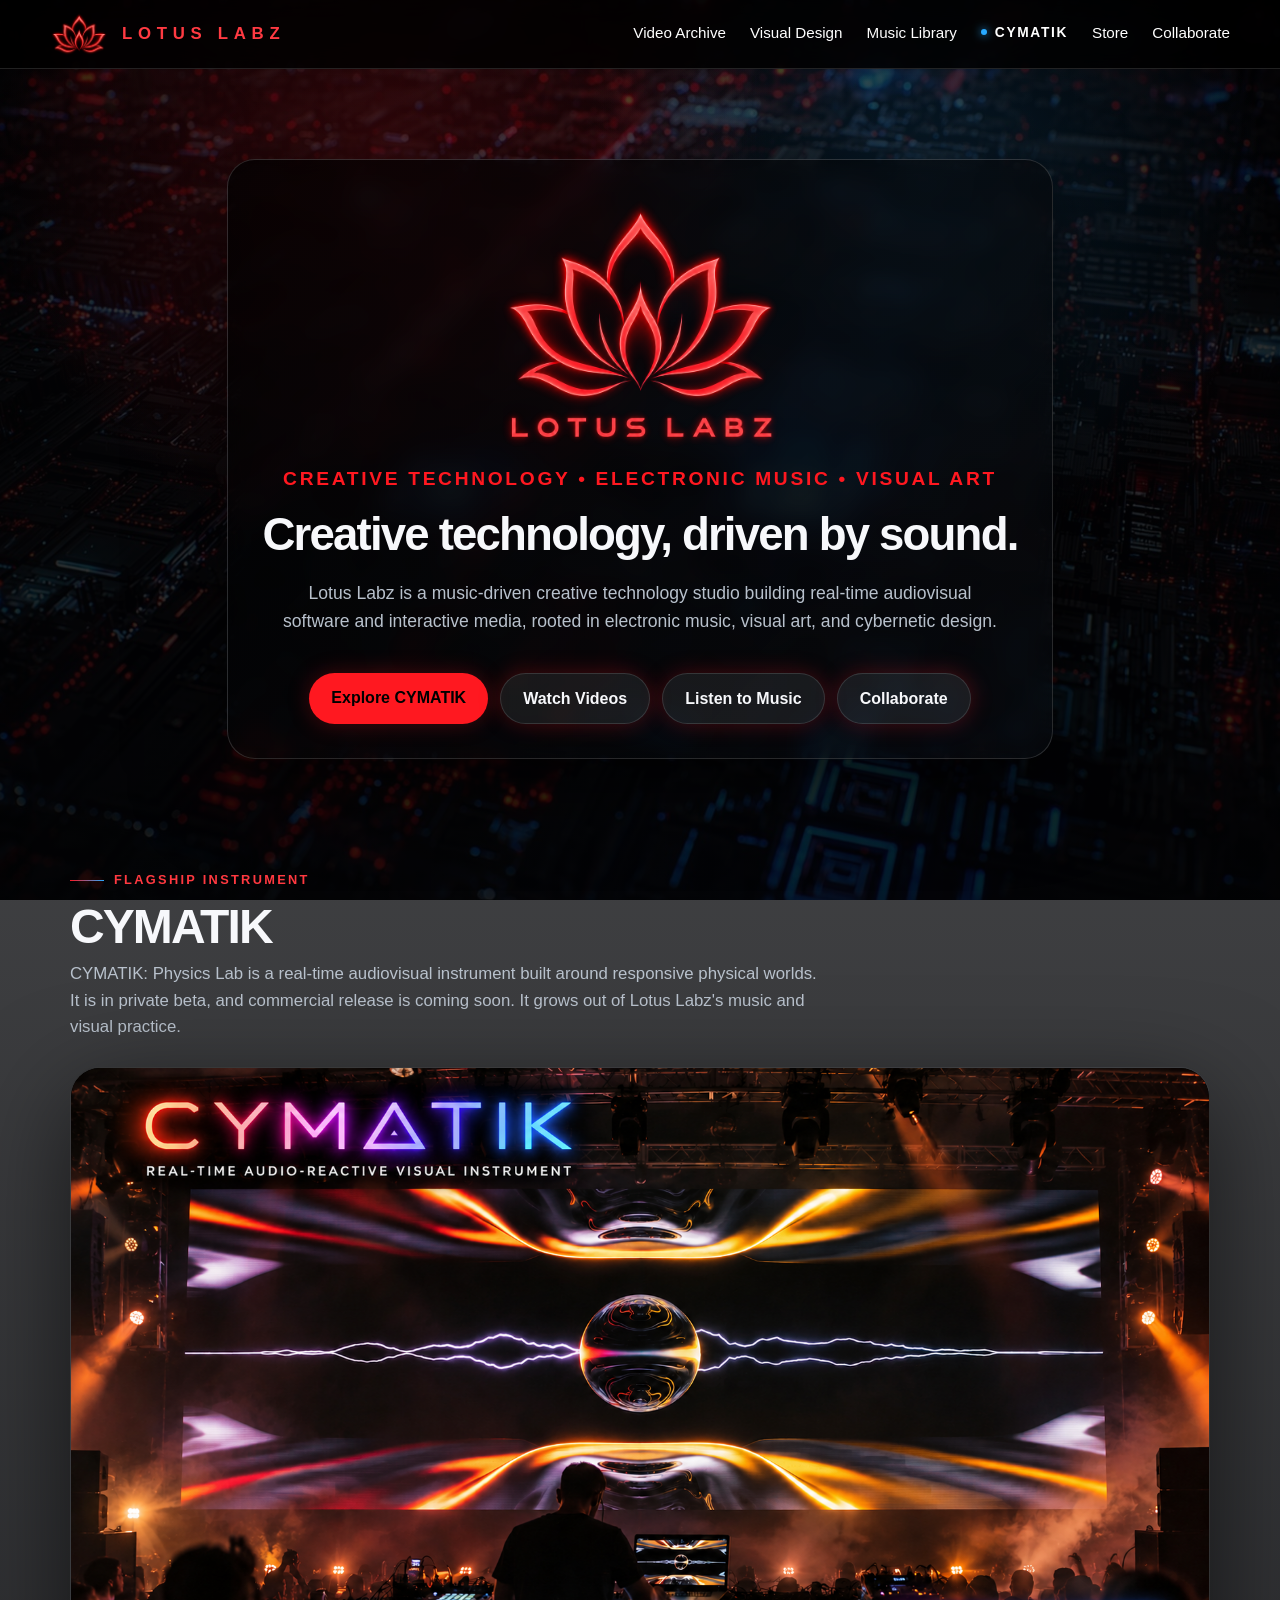
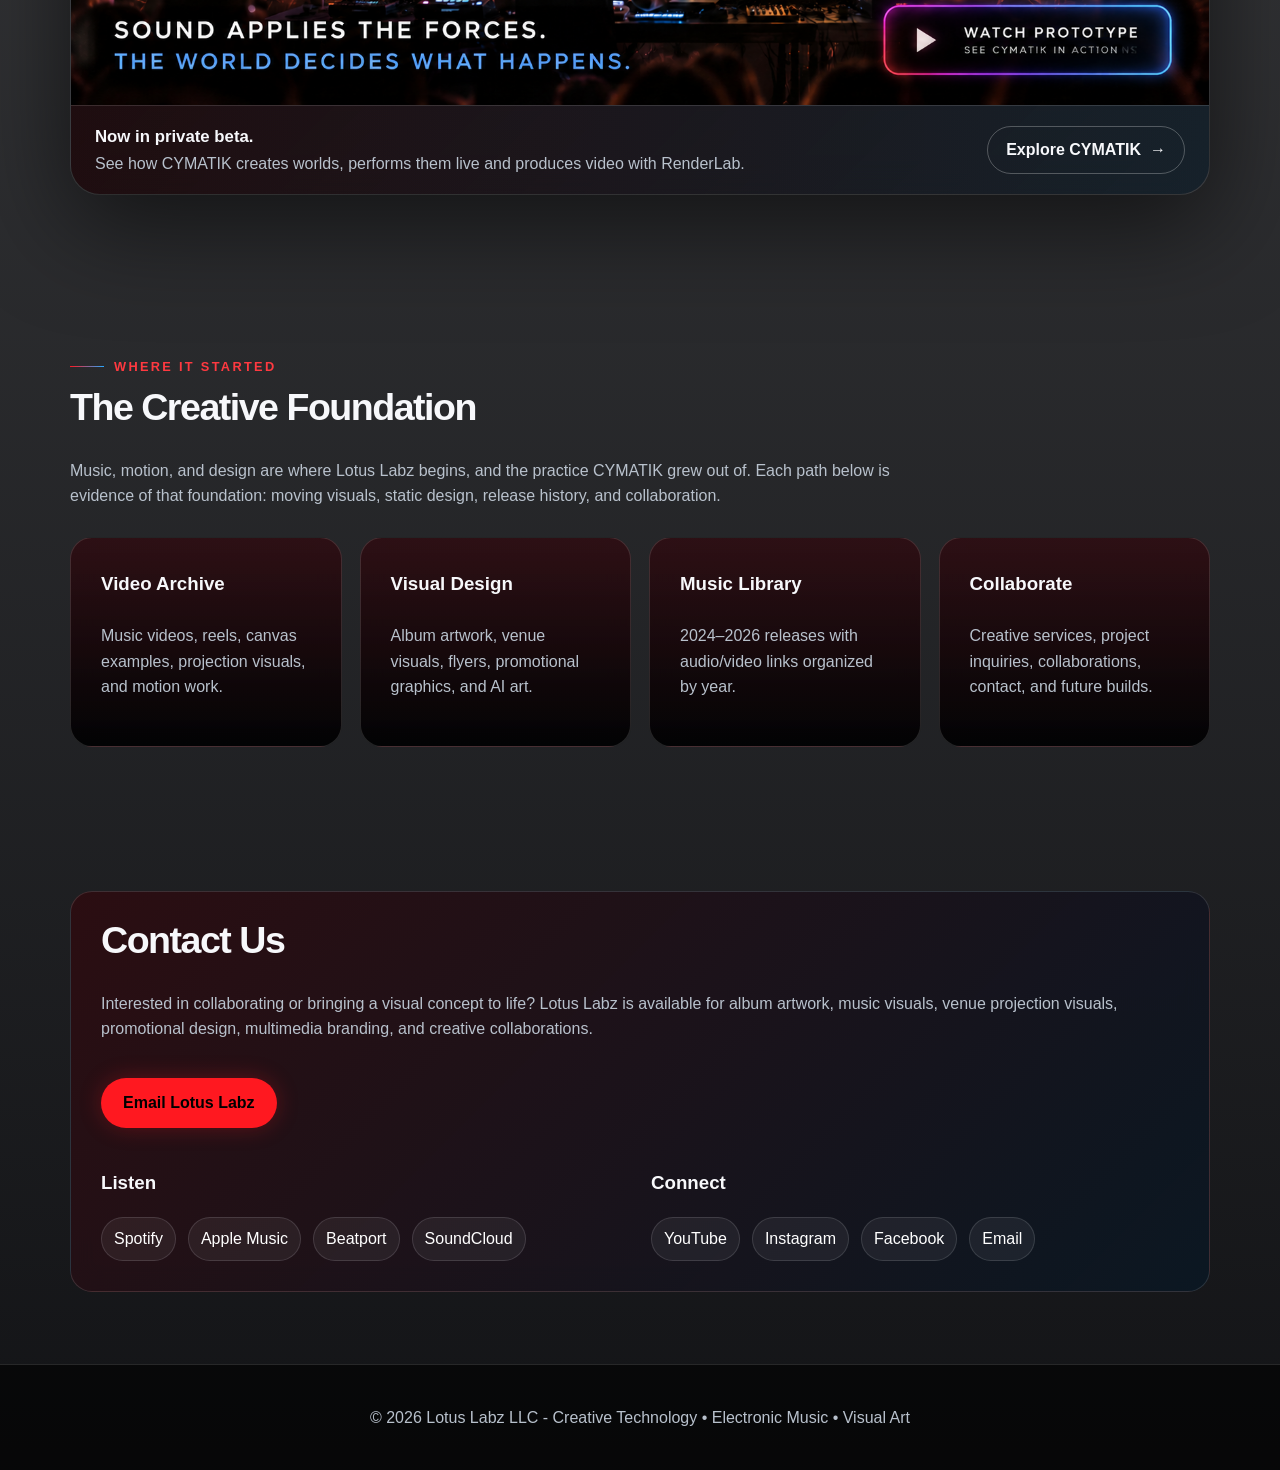
<file: index.html>
<!DOCTYPE html><html lang="en"><head><meta charset="UTF-8"/><meta name="viewport" content="width=device-width, initial-scale=1.0"/><link rel="canonical" href="https://lotuslabz.net/">
<link rel="icon" href="/favicon.ico" sizes="any">
<link rel="icon" type="image/png" href="/assets/favicon-32x32.png" sizes="32x32">
<link rel="icon" type="image/png" href="/assets/favicon-16x16.png" sizes="16x16">
<link rel="icon" type="image/png" href="/assets/favicon-192x192.png" sizes="192x192">
<link rel="apple-touch-icon" href="/assets/apple-touch-icon.png">
<title>Lotus Labz | Creative Technology • Electronic Music • Visual Art</title>
<meta name="description" content="Lotus Labz is a creative technology studio for electronic music and visual art."/>
<meta property="og:type" content="website">
<meta property="og:site_name" content="Lotus Labz">
<meta property="og:title" content="Lotus Labz | Creative Technology • Electronic Music • Visual Art">
<meta property="og:description" content="Lotus Labz is a creative technology studio for electronic music and visual art.">
<meta property="og:url" content="https://lotuslabz.net/">
<meta property="og:image" content="https://lotuslabz.net/assets/cymatik-live-performance-promo.png">
<meta name="twitter:card" content="summary_large_image">
<meta name="twitter:title" content="Lotus Labz | Creative Technology • Electronic Music • Visual Art">
<meta name="twitter:description" content="Lotus Labz is a creative technology studio for electronic music and visual art.">
<meta name="twitter:image" content="https://lotuslabz.net/assets/cymatik-live-performance-promo.png"><style>
:root{--bg:#040508;--panel:rgba(7,10,15,.78);--panel-strong:rgba(7,10,15,.9);--text:#f7f8fb;--muted:#b8c1cc;--accent:#ff1820;--blue:#28a9ff;--line:rgba(255,255,255,.13)}
*{box-sizing:border-box}html{scroll-behavior:smooth}body{margin:0;font-family:Arial,Helvetica,sans-serif;background:linear-gradient(rgba(4,5,8,.70),rgba(4,5,8,.94)),url("background.jpg") center/cover fixed no-repeat;color:var(--text);line-height:1.6}
body:before{content:"";position:fixed;inset:0;pointer-events:none;background:radial-gradient(circle at 30% 18%,rgba(255,24,32,.18),transparent 34%),radial-gradient(circle at 72% 22%,rgba(40,169,255,.15),transparent 30%),linear-gradient(90deg,rgba(0,0,0,.35),rgba(0,0,0,.08),rgba(0,0,0,.38));z-index:-1}
header{padding:18px 22px;border-bottom:1px solid var(--line);background:rgba(0,0,0,.8);backdrop-filter:blur(14px);position:sticky;top:0;z-index:10}
nav{display:flex;justify-content:space-between;align-items:center;max-width:1180px;margin:auto;gap:24px}nav ul{display:flex;list-style:none;gap:22px;padding:0;margin:0}nav a,a{color:white;text-decoration:none}nav a:hover,a:hover{color:var(--accent)}
.brand{display:flex;align-items:center;gap:14px;flex:none}.brand-mark{display:block;height:46px;width:auto}.brand-word{color:#ff3a42;font-weight:800;font-size:1.05rem;letter-spacing:.34em;text-transform:uppercase;white-space:nowrap}.brand:hover .brand-word{color:#fff}
.hero{min-height:calc(100vh - 130px);max-width:1180px;margin:auto;padding:40px 20px 30px;display:flex;align-items:center}.hero-panel{max-width:920px;padding:34px;background:linear-gradient(135deg,rgba(0,0,0,.76),rgba(10,13,18,.5));border:1px solid rgba(255,255,255,.15);border-radius:28px;box-shadow:0 24px 90px rgba(0,0,0,.62);backdrop-filter:blur(10px);text-align:center;margin:auto}.hero-brand{display:block;width:min(64vw,290px);height:auto;margin:0 auto 10px}
.kicker{color:var(--accent);text-transform:uppercase;letter-spacing:.14em;font-weight:900;font-size:clamp(.92rem,1.55vw,1.2rem);margin-bottom:18px;white-space:nowrap}.hero h1{font-size:clamp(1.75rem,4vw,2.85rem);line-height:1.02;margin:0 0 20px;letter-spacing:-.04em}.hero p{color:var(--muted);font-size:1.1rem;max-width:720px;margin-left:auto;margin-right:auto}
section{max-width:1180px;margin:auto;padding:72px 20px}section h2{font-size:2.35rem;line-height:1;margin-top:0;letter-spacing:-.04em}.section-intro{color:var(--muted);max-width:820px;margin-bottom:28px}.grid{display:grid;grid-template-columns:repeat(3,1fr);gap:20px}.work-grid{display:grid;grid-template-columns:repeat(4,1fr);gap:18px}
.card,.work-card,.video-card{background:var(--panel);border:1px solid var(--line);border-radius:22px;padding:30px;backdrop-filter:blur(12px)}.work-card{min-height:210px;display:flex;flex-direction:column;justify-content:flex-end;background:linear-gradient(180deg,rgba(255,24,32,.14),rgba(0,0,0,.76)),rgba(7,10,15,.82)}.work-card h3{margin:0 0 8px}.work-card p,.card p,.page-title p,.placeholder p,.video-card p{color:var(--muted)}a.card,a.work-card{display:flex;color:var(--text);transition:.2s}a.card:hover,a.work-card:hover{transform:translateY(-4px);border-color:rgba(255,24,32,.72);box-shadow:0 0 34px rgba(255,24,32,.18),0 0 38px rgba(40,169,255,.08);color:var(--text)}
.btn{display:inline-block;margin-top:20px;background:var(--accent);color:black;padding:12px 22px;border-radius:999px;text-decoration:none;font-weight:bold;box-shadow:0 0 22px rgba(255,24,32,.26)}.btn.secondary{background:rgba(255,255,255,.08);color:var(--text);border:1px solid var(--line)}.btn.disabled{background:rgba(255,255,255,.055);color:rgba(255,255,255,.48);border:1px solid rgba(255,255,255,.14);box-shadow:none;cursor:not-allowed;pointer-events:none}.btn.disabled:hover{transform:none;color:rgba(255,255,255,.48);border-color:rgba(255,255,255,.14);background:rgba(255,255,255,.055)}.button-row{display:flex;flex-wrap:wrap;gap:12px;justify-content:center}
.page-title{max-width:1180px;margin:auto;padding:90px 20px 20px}.page-title h1{font-size:clamp(3rem,7vw,5.2rem);line-height:.94;margin-bottom:12px;letter-spacing:-.06em}.placeholder{background:var(--panel-strong);border:1px dashed rgba(255,255,255,.28);border-radius:22px;padding:34px;backdrop-filter:blur(12px)}
.video-stack{display:grid;gap:34px}.video-card{padding:0;overflow:hidden;background:linear-gradient(135deg,rgba(7,10,15,.92),rgba(7,10,15,.72));box-shadow:0 18px 70px rgba(0,0,0,.42)}.video-info{padding:24px 28px 30px}.video-info h3{margin:0 0 8px;font-size:clamp(1.6rem,3vw,2.35rem);letter-spacing:-.04em}.video-meta{display:inline-flex;color:var(--accent);font-size:.78rem;font-weight:800;letter-spacing:.16em;text-transform:uppercase;margin-bottom:12px}.video-frame{position:relative;width:100%;aspect-ratio:16/9;background:rgba(0,0,0,.65);border-bottom:1px solid var(--line)}.video-frame iframe{position:absolute;inset:0;width:100%;height:100%}
.year-block{margin-bottom:34px}.year-block h2{border-bottom:1px solid var(--line);padding-bottom:16px}.track-list{display:grid;gap:12px}.track-row{display:grid;grid-template-columns:auto 1fr auto;align-items:center;gap:14px;background:rgba(7,10,15,.76);border:1px solid var(--line);border-radius:16px;padding:14px 16px;transition:.2s}.track-row:hover{transform:translateX(4px);border-color:rgba(255,24,32,.72);box-shadow:0 0 24px rgba(255,24,32,.16)}.track-icon{width:34px;height:34px;border-radius:50%;display:grid;place-items:center;background:rgba(255,255,255,.08)}.track-name{font-weight:800}.track-note{color:var(--muted);font-size:.86rem}.track-action{color:var(--accent);font-weight:800;font-size:.84rem;white-space:nowrap}
.gallery-subsection{margin-bottom:48px}.gallery-grid{display:grid;grid-template-columns:repeat(3,1fr);gap:18px}.gallery-item{position:relative;display:block;overflow:hidden;border-radius:20px;border:1px solid var(--line);background:#000;aspect-ratio:1/1;transition:.2s}.gallery-item img{width:100%;height:100%;object-fit:cover;display:block;transition:.25s}.gallery-item:hover{transform:translateY(-4px);border-color:rgba(255,24,32,.72);box-shadow:0 0 32px rgba(255,24,32,.18)}.gallery-item:hover img{transform:scale(1.055);opacity:.82}.gallery-caption{position:absolute;inset:auto 0 0 0;padding:18px;background:linear-gradient(transparent,rgba(0,0,0,.88))}.gallery-caption h3{margin:0;font-size:1rem}.gallery-caption p{margin:4px 0 0;color:var(--muted);font-size:.82rem}
.lightbox{display:none;position:fixed;z-index:50;inset:0;background:rgba(0,0,0,.92);align-items:center;justify-content:center;padding:30px}.lightbox:target{display:flex}.lightbox-content{max-width:min(96vw,1200px);max-height:90vh;text-align:center}.lightbox img{max-width:100%;max-height:78vh;object-fit:contain;border-radius:16px;box-shadow:0 0 50px rgba(255,24,32,.22)}.lightbox-close{position:fixed;top:20px;right:26px;font-size:2rem;color:white}
.contact-card{background:linear-gradient(135deg,rgba(255,24,32,.14),rgba(40,169,255,.08)),var(--panel-strong)}.platforms{display:grid;grid-template-columns:repeat(2,minmax(0,1fr));gap:22px;margin-top:22px}.socials{display:flex;flex-wrap:wrap;gap:12px;margin-top:10px}.socials a{border:1px solid var(--line);border-radius:999px;padding:8px 12px;background:rgba(255,255,255,.06)}

.cymatik-section{position:relative;max-width:1180px;margin:auto;padding:38px 20px 82px}.cymatik-entry{position:relative;overflow:hidden;border:1px solid rgba(255,255,255,.16);border-radius:30px;background:linear-gradient(135deg,rgba(0,0,0,.86),rgba(7,10,15,.62));box-shadow:0 28px 100px rgba(0,0,0,.58);backdrop-filter:blur(14px);transition:border-color .3s ease,box-shadow .3s ease}.cymatik-entry:hover{border-color:rgba(255,255,255,.32);box-shadow:0 30px 110px rgba(0,0,0,.62),0 0 42px rgba(255,24,32,.12),0 0 48px rgba(40,169,255,.08)}.cymatik-stage{position:relative;display:block;overflow:hidden;border-radius:29px 29px 0 0;background:#000}.cymatik-promo{position:relative;display:block;opacity:1;visibility:visible;transition:opacity .4s ease,visibility 0s linear 0s}.cymatik-card{display:block;width:100%;height:auto}.cymatik-trigger{position:absolute;transform:translate(-50%,-50%);margin:0;padding:0;border:0;background:transparent;-webkit-appearance:none;appearance:none;cursor:pointer;min-width:44px;min-height:44px;transition:background-color .25s ease,box-shadow .25s ease}.cymatik-trigger:focus-visible{outline:2px solid var(--blue);outline-offset:4px}.cymatik-trigger--watchproto{left:84%;top:87.5%;width:22%;height:9%;border-radius:999px}.cymatik-trigger--watchproto:hover{background:rgba(255,255,255,.1);box-shadow:0 0 22px rgba(255,24,32,.28)}.cymatik-player{position:absolute;inset:0;opacity:0;visibility:hidden;background:#000;transition:opacity .4s ease,visibility 0s linear .4s}.cymatik-video{display:block;width:100%;height:100%;object-fit:contain;background:#000}.cymatik-stage.is-playing .cymatik-promo{opacity:0;visibility:hidden;transition:opacity .4s ease,visibility 0s linear .4s}.cymatik-stage.is-playing .cymatik-player{opacity:1;visibility:visible;transition:opacity .4s ease,visibility 0s linear 0s}.cymatik-close{position:absolute;top:14px;right:14px;z-index:3;display:flex;align-items:center;justify-content:center;width:44px;height:44px;font-size:1.5rem;line-height:1;color:var(--text);background:rgba(0,0,0,.62);border:1px solid var(--line);border-radius:50%;cursor:pointer;transition:background-color .2s ease,border-color .2s ease}.cymatik-close:hover{background:rgba(0,0,0,.85);border-color:rgba(255,255,255,.4)}.cymatik-close:focus-visible{outline:2px solid var(--blue);outline-offset:3px}@media(prefers-reduced-motion:reduce){.cymatik-promo,.cymatik-player,.cymatik-entry,.cymatik-trigger,.cymatik-close{transition:none}}

.eyebrow{display:inline-flex;align-items:center;gap:10px;color:#ff3940;font-size:.8rem;font-weight:900;letter-spacing:.18em;text-transform:uppercase}.eyebrow:before{content:"";width:34px;height:1px;background:linear-gradient(90deg,var(--accent),var(--blue))}.cymatik-section{padding-top:24px}.cymatik-intro{max-width:760px;margin:0 0 26px}.cymatik-intro h2{font-size:clamp(2rem,4vw,3rem);margin:12px 0 10px}.cymatik-intro p{color:var(--muted);margin:0;font-size:1.05rem}.cymatik-path{display:flex;align-items:center;justify-content:space-between;gap:22px;padding:18px 24px;background:linear-gradient(90deg,rgba(255,24,32,.08),rgba(40,169,255,.07));border-top:1px solid var(--line)}.cymatik-path p{margin:0;color:var(--muted)}.cymatik-path strong{display:block;color:var(--text);font-size:1.05rem}.cymatik-path a{flex:none;display:inline-flex;align-items:center;gap:9px;padding:10px 18px;border:1px solid rgba(255,255,255,.26);border-radius:999px;font-weight:800;color:var(--text)}.cymatik-path a:after{content:"\2192"}.cymatik-path a:hover{border-color:rgba(255,24,32,.7)}
footer{text-align:center;padding:40px 20px;border-top:1px solid var(--line);color:var(--muted);background:rgba(0,0,0,.62)}
@media(max-width:900px){.kicker{white-space:normal;font-size:1rem}.grid,.work-grid,.gallery-grid,.platforms{grid-template-columns:1fr}.hero{min-height:auto;padding:34px 18px}.hero-panel{padding:24px}nav{align-items:flex-start;gap:16px;flex-direction:column}nav ul{flex-wrap:wrap;gap:14px}.brand-mark{height:40px}.brand-word{font-size:.92rem;letter-spacing:.28em}.track-row{grid-template-columns:auto 1fr}.track-action{grid-column:2}.cymatik-section{padding:28px 14px 60px}.cymatik-entry{border-radius:20px}.cymatik-stage{border-radius:19px 19px 0 0}.cymatik-close{top:10px;right:10px}.cymatik-path{align-items:flex-start;flex-direction:column;padding:18px}.cymatik-path a{width:100%;justify-content:center}.cymatik-intro h2{font-size:2rem}}
</style><link rel="stylesheet" href="assets/site.css"><script src="assets/site.js"></script></head><body><a href="#main" class="skip-link">Skip to main content</a><header class="site-header"><nav class="site-nav" aria-label="Primary"><a class="brand" href="index.html" aria-label="Lotus Labz home"><img class="brand-mark" src="assets/lotus-labz-mark-red-v2-web.png" alt=""><span class="brand-word">Lotus Labz</span></a><button type="button" class="nav-toggle" aria-expanded="false" aria-controls="site-menu" aria-label="Open menu"><span class="bars"></span></button><ul class="site-menu" id="site-menu"><li><a href="visuals.html">Video Archive</a></li><li><a href="design.html">Visual Design</a></li><li><a href="music.html">Music Library</a></li><li><a class="nav-cymatik" href="cymatik/">CYMATIK</a></li><li><a href="store/">Store</a></li><li><a href="lotus-labz.html">Collaborate</a></li></ul></nav></header>
<main id="main">
<section class="hero"><div class="hero-panel"><img src="assets/lotus-labz-logo-red-v2-web.png" class="hero-brand" alt="Lotus Labz"><div class="kicker">Creative Technology • Electronic Music • Visual Art</div><h1>Creative technology, driven by sound.</h1><p>Lotus Labz is a music-driven creative technology studio building real-time audiovisual software and interactive media, rooted in electronic music, visual art, and cybernetic design.</p><div class="button-row"><a class="btn" href="cymatik/">Explore CYMATIK</a><a class="btn secondary" href="visuals.html">Watch Videos</a><a class="btn secondary" href="music.html">Listen to Music</a><a class="btn secondary" href="lotus-labz.html">Collaborate</a></div></div></section>

<section class="cymatik-section" id="cymatik"><div class="cymatik-intro"><span class="eyebrow">Flagship Instrument</span><h2>CYMATIK</h2><p>CYMATIK: Physics Lab is a real-time audiovisual instrument built around responsive physical worlds. It is in private beta, and commercial release is coming soon. It grows out of Lotus Labz's music and visual practice.</p></div><div class="cymatik-entry"><div class="cymatik-stage" id="cymatikStage"><div class="cymatik-promo"><img class="cymatik-card" src="assets/cymatik-live-performance-promo.png" alt="CYMATIK by Lotus Labz — live performance. Audio-reactive visual instrument in action."><button type="button" class="cymatik-trigger cymatik-trigger--watchproto" data-cymatik-open aria-label="Watch the CYMATIK prototype demo"></button></div><div class="cymatik-player"><video class="cymatik-video" id="cymatikVideo" controls playsinline preload="none"><source src="media/cymatik-web-preview.mp4" type="video/mp4">Your browser does not support the video tag.</video><button type="button" class="cymatik-close" id="cymatikClose" aria-label="Close preview and return to the CYMATIK card">&times;</button></div></div><div class="cymatik-path"><p><strong>Now in private beta.</strong>See how CYMATIK creates worlds, performs them live and produces video with RenderLab.</p><a href="cymatik/">Explore CYMATIK</a></div></div></section>
<section id="work"><span class="eyebrow eyebrow-lead">Where it started</span><h2>The Creative Foundation</h2><p class="section-intro">Music, motion, and design are where Lotus Labz begins, and the practice CYMATIK grew out of. Each path below is evidence of that foundation: moving visuals, static design, release history, and collaboration.</p><div class="work-grid"><a class="work-card" href="visuals.html"><h3>Video Archive</h3><p>Music videos, reels, canvas examples, projection visuals, and motion work.</p></a><a class="work-card" href="design.html"><h3>Visual Design</h3><p>Album artwork, venue visuals, flyers, promotional graphics, and AI art.</p></a><a class="work-card" href="music.html"><h3>Music Library</h3><p>2024–2026 releases with audio/video links organized by year.</p></a><a class="work-card" href="lotus-labz.html"><h3>Collaborate</h3><p>Creative services, project inquiries, collaborations, contact, and future builds.</p></a></div></section>
<section id="contact"><div class="card contact-card"><h2>Contact Us</h2><p>Interested in collaborating or bringing a visual concept to life? Lotus Labz is available for album artwork, music visuals, venue projection visuals, promotional design, multimedia branding, and creative collaborations.</p><a class="btn" href="mailto:jynx@lotuslabz.net">Email Lotus Labz</a><div class="platforms"><div><h3>Listen</h3><div class="socials"><a href="https://open.spotify.com/artist/1IHrpVkPW9ubfXyLaTSTbT?si=lDyLz0TPRCCQdSiR8ipe6Q" target="_blank" rel="noopener noreferrer">Spotify</a><a href="https://music.apple.com/us/artist/jynxer23/1738558885" target="_blank" rel="noopener noreferrer">Apple Music</a><a href="https://www.beatport.com/search?q=jynxer23" target="_blank" rel="noopener noreferrer">Beatport</a><a href="https://soundcloud.com/jynxer23" target="_blank" rel="noopener noreferrer">SoundCloud</a></div></div><div><h3>Connect</h3><div class="socials"><a href="https://www.youtube.com/@lotuslabz" target="_blank" rel="noopener noreferrer">YouTube</a><a href="https://www.instagram.com/jynxer23/" target="_blank" rel="noopener noreferrer">Instagram</a><a href="https://www.facebook.com/jynxer23/" target="_blank" rel="noopener noreferrer">Facebook</a><a href="mailto:jynx@lotuslabz.net">Email</a></div></div></div></div></section>
</main>
<footer>© 2026 Lotus Labz LLC - Creative Technology • Electronic Music • Visual Art</footer><script src="assets/cymatik-player.js"></script>
</body></html>
</file>
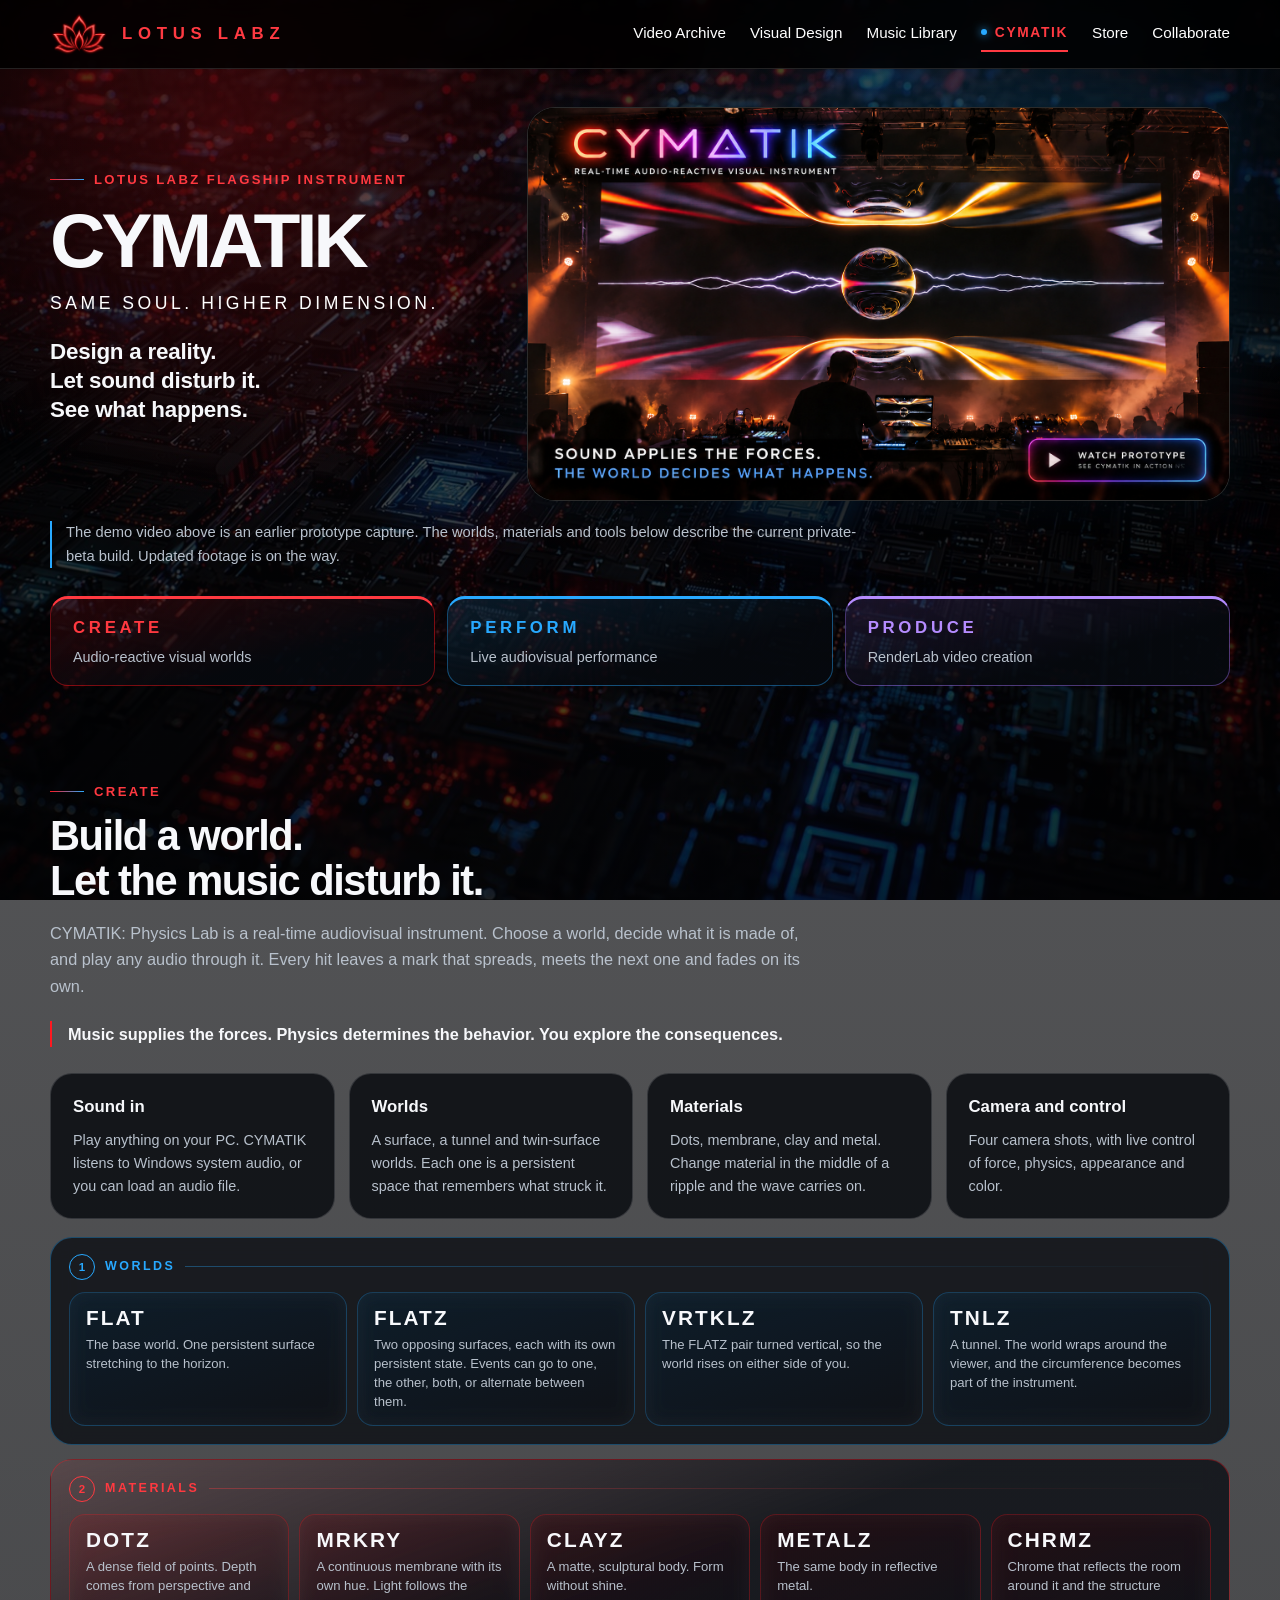
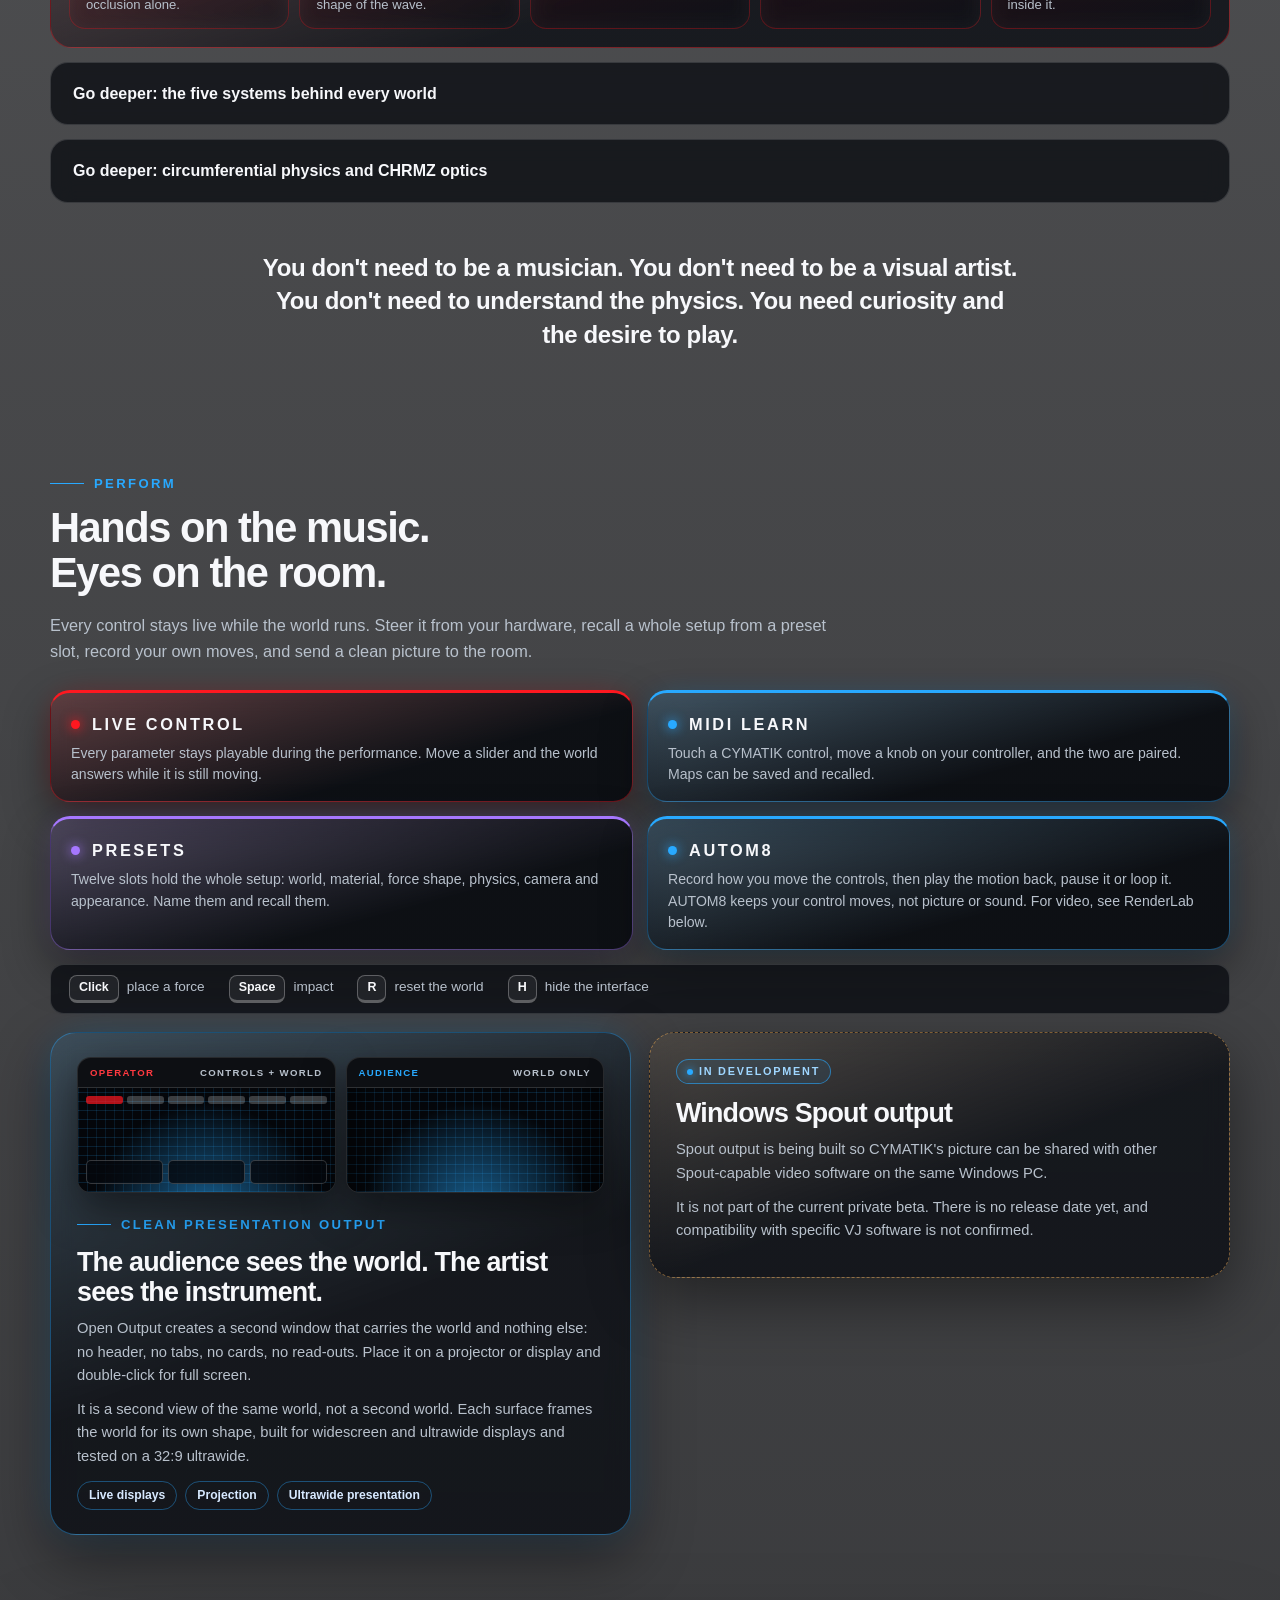
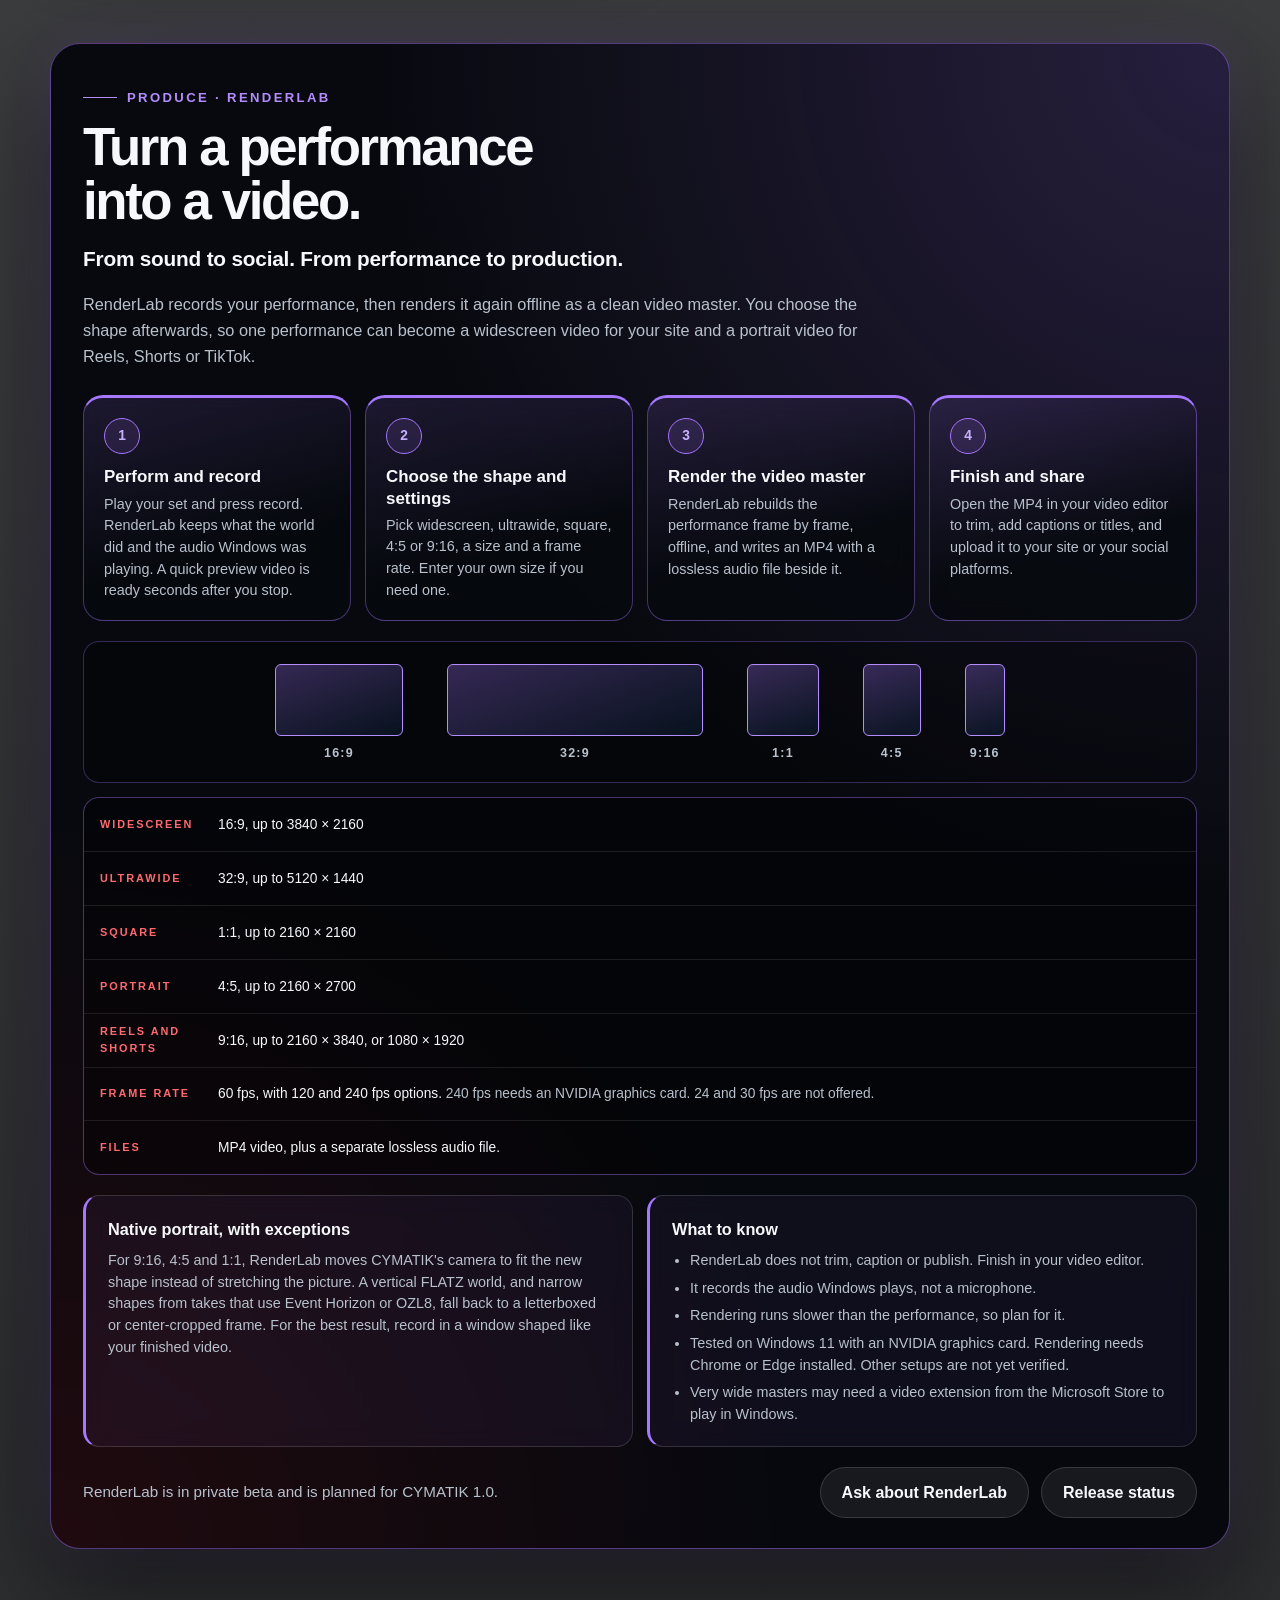
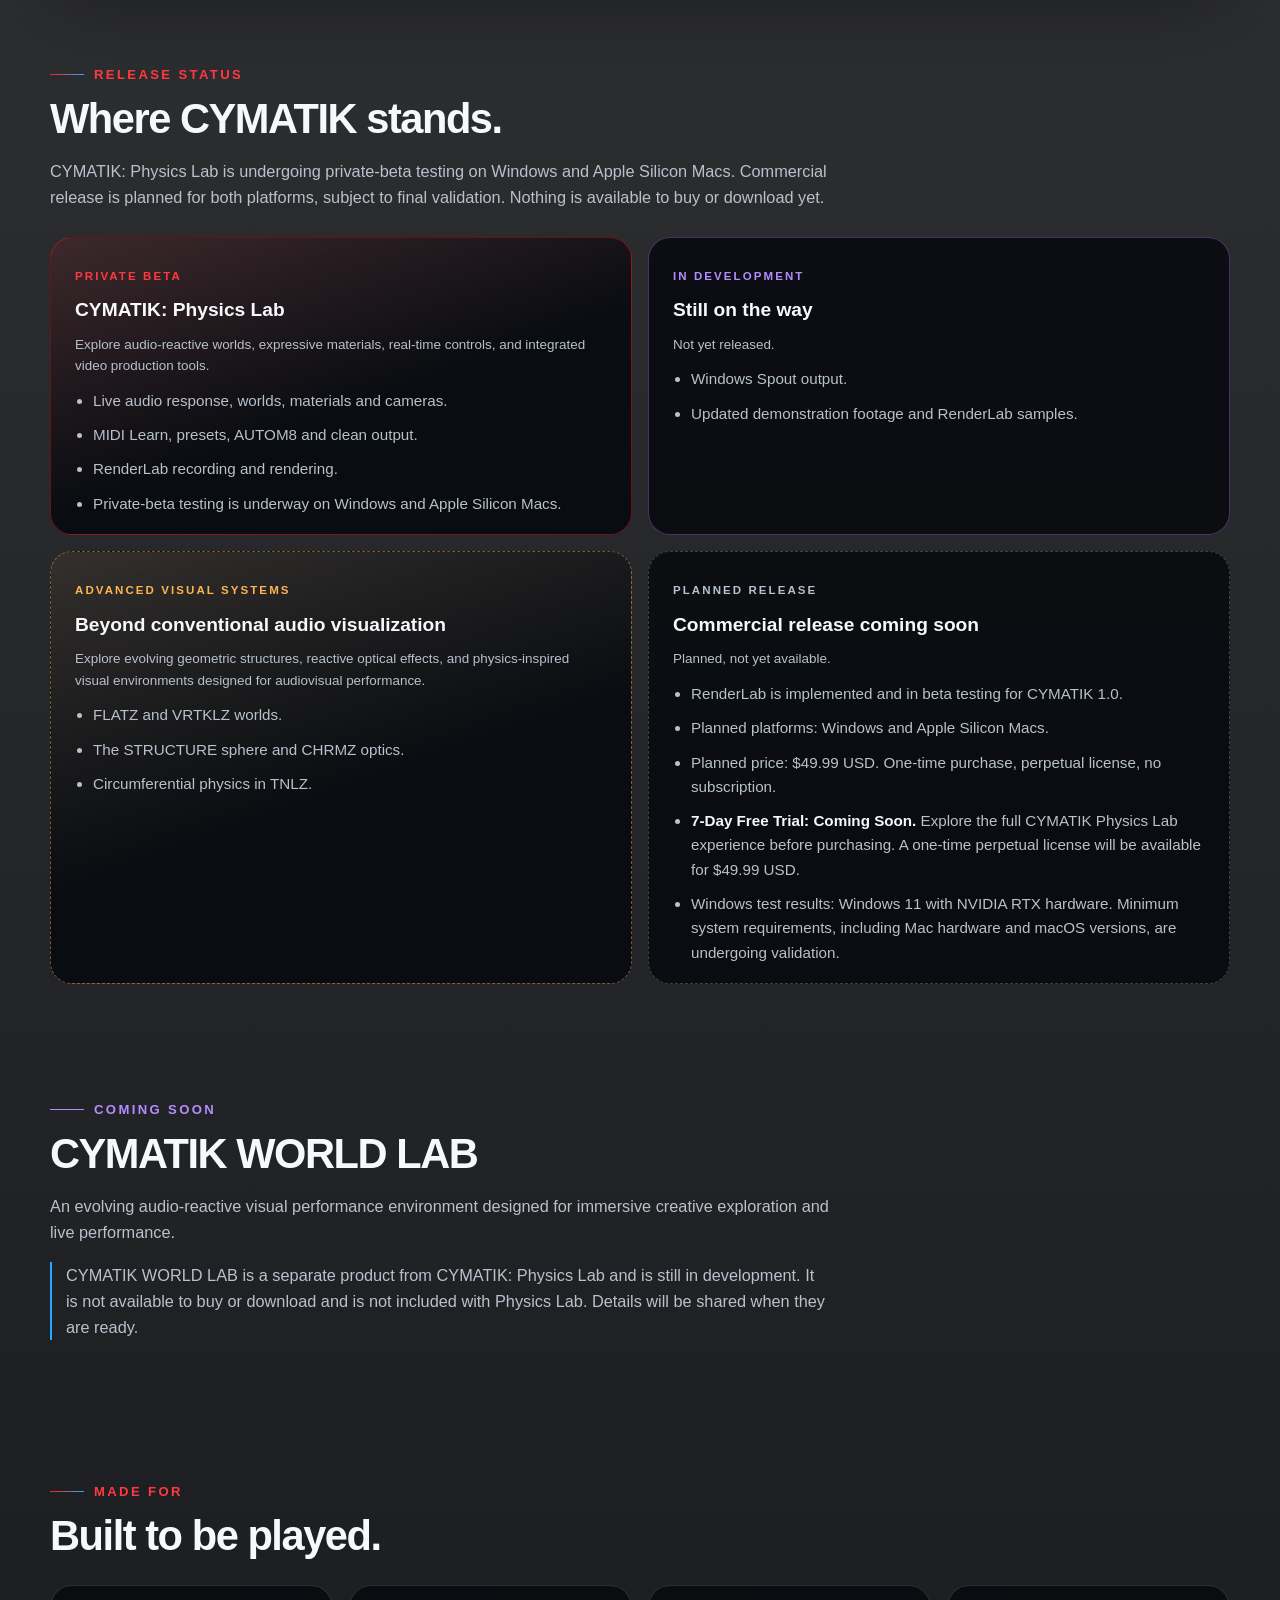
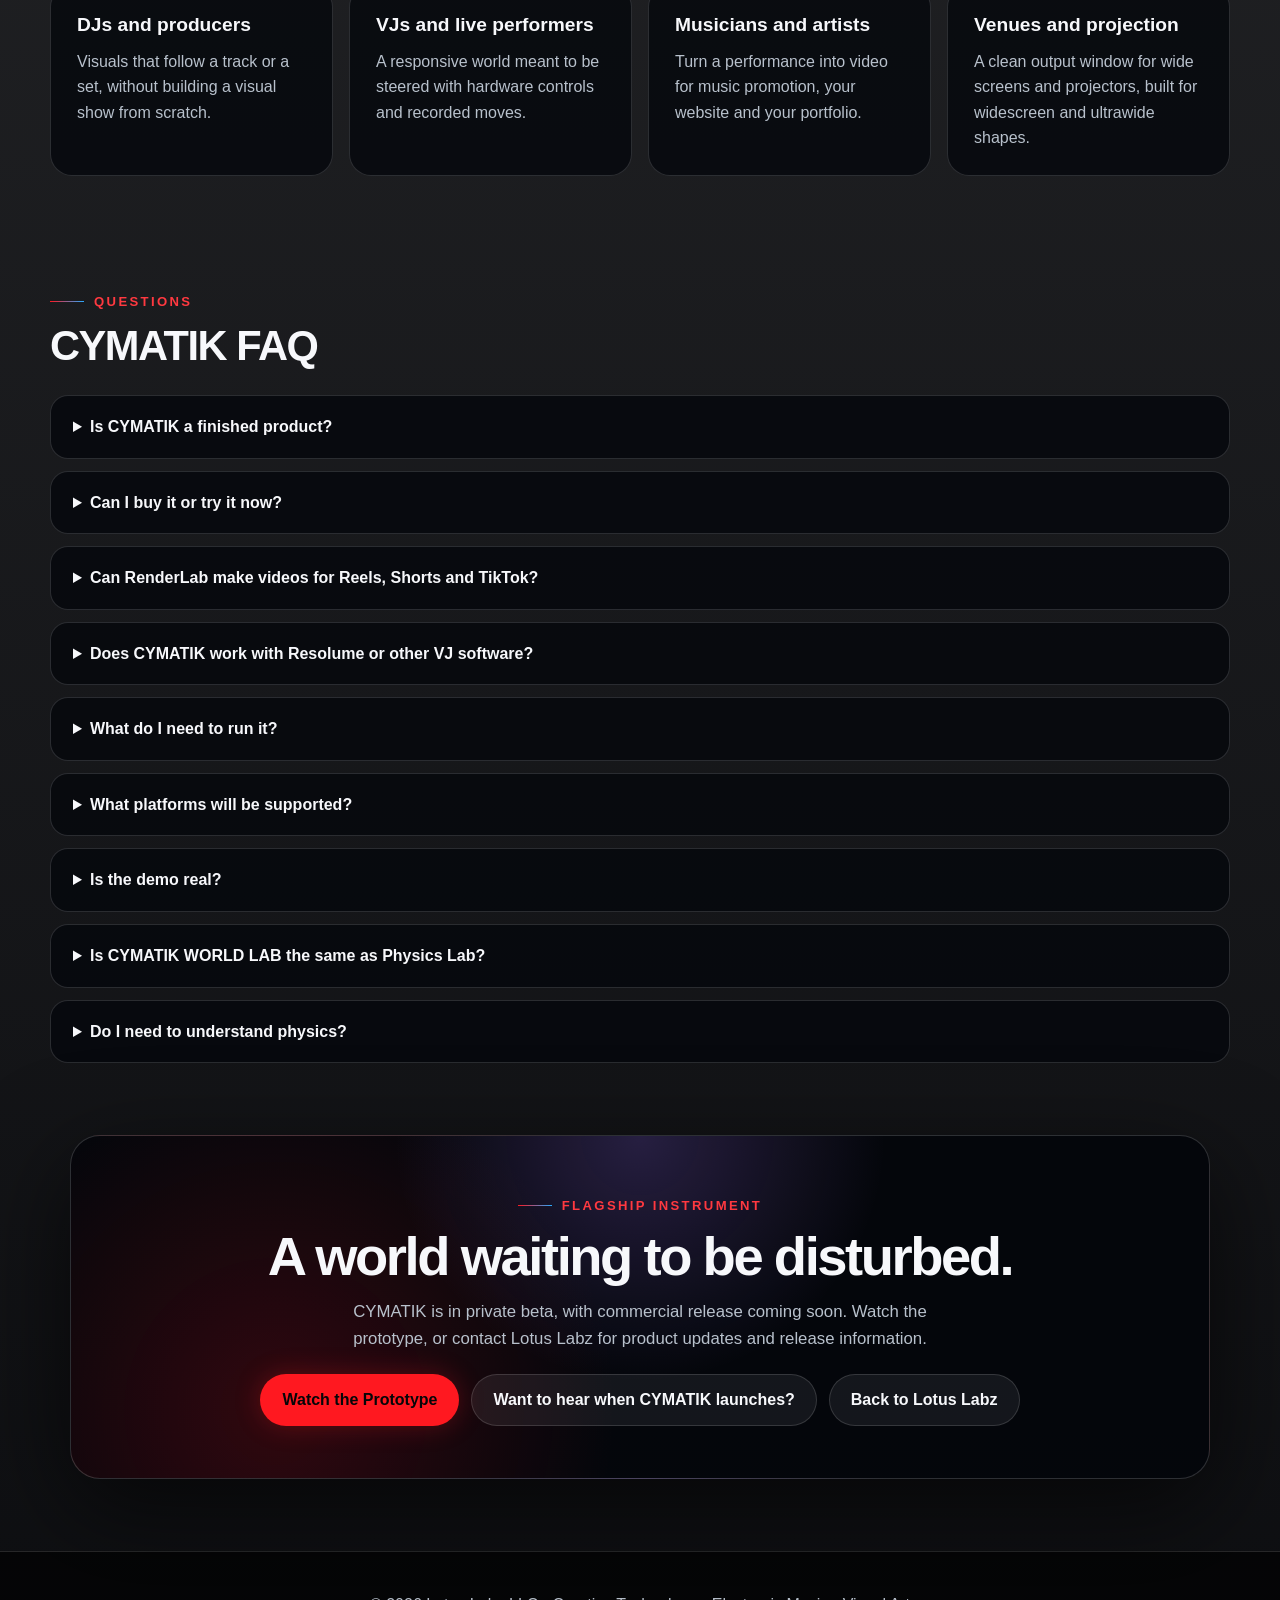
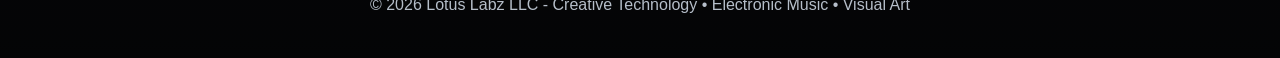
<file: cymatik/index.html>
<!DOCTYPE html>
<html lang="en">
<head>
<meta charset="UTF-8">
<meta name="viewport" content="width=device-width,initial-scale=1"><link rel="canonical" href="https://lotuslabz.net/cymatik/">
<link rel="icon" href="/favicon.ico" sizes="any">
<link rel="icon" type="image/png" href="/assets/favicon-32x32.png" sizes="32x32">
<link rel="icon" type="image/png" href="/assets/favicon-16x16.png" sizes="16x16">
<link rel="icon" type="image/png" href="/assets/favicon-192x192.png" sizes="192x192">
<link rel="apple-touch-icon" href="/assets/apple-touch-icon.png">
<title>CYMATIK: Physics Lab | Audio-Reactive Visual Instrument by Lotus Labz</title>
<meta name="description" content="CYMATIK: Physics Lab is an audio-reactive visual instrument planned for Windows and Apple Silicon Macs. Create worlds, perform them live and render them as video with RenderLab. In private beta. Commercial release coming soon.">
<meta property="og:type" content="website">
<meta property="og:site_name" content="Lotus Labz">
<meta property="og:title" content="CYMATIK: Physics Lab | Audio-Reactive Visual Instrument by Lotus Labz">
<meta property="og:description" content="CYMATIK: Physics Lab is an audio-reactive visual instrument planned for Windows and Apple Silicon Macs. Create worlds, perform them live and render them as video with RenderLab. In private beta. Commercial release coming soon.">
<meta property="og:url" content="https://lotuslabz.net/cymatik/">
<meta property="og:image" content="https://lotuslabz.net/assets/cymatik-live-performance-promo.png">
<meta name="twitter:card" content="summary_large_image">
<meta name="twitter:title" content="CYMATIK: Physics Lab | Audio-Reactive Visual Instrument by Lotus Labz">
<meta name="twitter:description" content="CYMATIK: Physics Lab is an audio-reactive visual instrument planned for Windows and Apple Silicon Macs. Create worlds, perform them live and render them as video with RenderLab. In private beta. Commercial release coming soon.">
<meta name="twitter:image" content="https://lotuslabz.net/assets/cymatik-live-performance-promo.png">
<link rel="stylesheet" href="../assets/storefront.css">
<link rel="stylesheet" href="../assets/cymatik-features.css"><link rel="stylesheet" href="../assets/site.css"><script src="../assets/site.js"></script></head>
<body>
<a href="#main" class="skip-link">Skip to main content</a>
<header class="site-header"><nav class="site-nav" aria-label="Primary"><a class="brand" href="../" aria-label="Lotus Labz home"><img class="brand-mark" src="../assets/lotus-labz-mark-red-v2-web.png" alt=""><span class="brand-word">Lotus Labz</span></a><button type="button" class="nav-toggle" aria-expanded="false" aria-controls="site-menu" aria-label="Open menu"><span class="bars"></span></button><ul class="site-menu" id="site-menu"><li><a href="../visuals.html">Video Archive</a></li><li><a href="../design.html">Visual Design</a></li><li><a href="../music.html">Music Library</a></li><li><a class="nav-cymatik" href="../cymatik/" aria-current="page">CYMATIK</a></li><li><a href="../store/">Store</a></li><li><a href="../lotus-labz.html">Collaborate</a></li></ul></nav></header>
<main id="main">

<section class="product-hero shell"><div class="product-layout"><div class="product-copy"><span class="eyebrow">Lotus Labz Flagship Instrument</span><h1>CYMATIK</h1><div class="tagline">Same soul. Higher dimension.</div><p class="concept">Design a reality.<br>Let sound disturb it.<br>See what happens.</p></div>
<div class="product-visual"><div class="cymatik-stage" id="cymatikStage"><div class="cymatik-promo"><img class="cymatik-card" src="../assets/cymatik-live-performance-promo.png" alt="CYMATIK by Lotus Labz — live performance. Audio-reactive visual instrument in action."><button type="button" class="cymatik-trigger cymatik-trigger--watchproto" data-cymatik-open aria-label="Watch the CYMATIK prototype demo"></button></div><div class="cymatik-player"><video class="cymatik-video" id="cymatikVideo" controls playsinline preload="none"><source src="../media/cymatik-web-preview.mp4" type="video/mp4">Your browser does not support the video tag.</video><button type="button" class="cymatik-close" id="cymatikClose" aria-label="Close demo and return to the CYMATIK card">&times;</button></div></div></div></div>
<p class="scope-note demo-note">The demo video above is an earlier prototype capture. The worlds, materials and tools below describe the current private-beta build. Updated footage is on the way.</p>
<nav class="pillars" aria-label="CYMATIK: Create, Perform, Produce"><a class="pillar pillar--create" href="#create"><span class="pillar-name">Create</span><span class="pillar-line">Audio-reactive visual worlds</span></a><a class="pillar pillar--perform" href="#perform"><span class="pillar-name">Perform</span><span class="pillar-line">Live audiovisual performance</span></a><a class="pillar pillar--produce" href="#produce"><span class="pillar-name">Produce</span><span class="pillar-line">RenderLab video creation</span></a></nav></section>

<section class="section shell" id="create" aria-labelledby="create-title"><div class="section-head"><span class="eyebrow">Create</span><h2 id="create-title">Build a world.<br>Let the music disturb it.</h2><p>CYMATIK: Physics Lab is a real-time audiovisual instrument. Choose a world, decide what it is made of, and play any audio through it. Every hit leaves a mark that spreads, meets the next one and fades on its own.</p><p class="pull">Music supplies the forces. Physics determines the behavior. You explore the consequences.</p></div>
<div class="create-grid"><article class="control-card"><h3>Sound in</h3><p>Play anything on your PC. CYMATIK listens to Windows system audio, or you can load an audio file.</p></article><article class="control-card"><h3>Worlds</h3><p>A surface, a tunnel and twin-surface worlds. Each one is a persistent space that remembers what struck it.</p></article><article class="control-card"><h3>Materials</h3><p>Dots, membrane, clay and metal. Change material in the middle of a ripple and the wave carries on.</p></article><article class="control-card"><h3>Camera and control</h3><p>Four camera shots, with live control of force, physics, appearance and color.</p></article></div>
<div class="racks" id="worlds">
<div class="rack rack--worlds"><span class="rack-title">Worlds</span><div class="tiles"><article class="tile"><div class="tile-head"><h3>FLAT</h3></div><p>The base world. One persistent surface stretching to the horizon.</p></article>
<article class="tile"><div class="tile-head"><h3>FLATZ</h3></div><p>Two opposing surfaces, each with its own persistent state. Events can go to one, the other, both, or alternate between them.</p></article>
<article class="tile"><div class="tile-head"><h3>VRTKLZ</h3></div><p>The FLATZ pair turned vertical, so the world rises on either side of you.</p></article>
<article class="tile"><div class="tile-head"><h3>TNLZ</h3></div><p>A tunnel. The world wraps around the viewer, and the circumference becomes part of the instrument.</p></article></div></div>
<div class="rack rack--mats"><span class="rack-title">Materials</span><div class="tiles"><article class="tile"><div class="tile-head"><h3>DOTZ</h3></div><p>A dense field of points. Depth comes from perspective and occlusion alone.</p></article>
<article class="tile"><div class="tile-head"><h3>MRKRY</h3></div><p>A continuous membrane with its own hue. Light follows the shape of the wave.</p></article>
<article class="tile"><div class="tile-head"><h3>CLAYZ</h3></div><p>A matte, sculptural body. Form without shine.</p></article>
<article class="tile"><div class="tile-head"><h3>METALZ</h3></div><p>The same body in reflective metal.</p></article>
<article class="tile"><div class="tile-head"><h3>CHRMZ</h3></div><p>Chrome that reflects the room around it and the structure inside it.</p></article></div></div>
</div>

<details class="deep" id="systems"><summary>Go deeper: the five systems behind every world</summary><div class="deep-body"><p class="deep-intro">Every control belongs to one of five systems. Together they follow the path from the force that enters the world to the color you finally see.</p>
<ol class="chain" aria-label="The five CYMATIK systems, in signal order">
<li class="node node--excitation"><span class="node-idx">01</span><h3>EXCITATION</h3><p class="how">How energy enters the world.</p><p>The forces and impulses that drive the simulation. Choose where they land, how they are shaped, and how hard they hit.</p><ul class="chips"><li>Placement</li><li>Point or rim force</li><li>Transient force</li><li>Sustained force</li></ul></li>
<li class="node node--physics"><span class="node-idx">02</span><h3>PHYSICS</h3><p class="how">How the world responds.</p><p>Propagation, dispersion, damping and domain. The same strike can ring clean, smear into shimmer, or die away.</p><ul class="chips"><li>Dispersion</li><li>Damping</li><li>Spatial detail</li><li>Domain</li></ul></li>
<li class="node node--structure"><span class="node-idx">03</span><h3>STRUCTURE</h3><p class="how">What the world is made from.</p><p>Place a physical structure inside the world. It has its own physics and its own memory, and the same events strike it.</p><ul class="chips"><li>Sphere</li><li>Size and gap</li><li>Strike patterns</li><li>Own material</li></ul></li>
<li class="node node--appearance"><span class="node-idx">04</span><h3>APPEARANCE</h3><p class="how">How the world is rendered.</p><p>Point surface, camera and depth. Stand inside the world, move through it, and decide how much of it you see.</p><ul class="chips"><li>Point density</li><li>Height scale</li><li>Camera</li><li>Haze</li><li>CHRMZ optics</li></ul></li>
<li class="node node--color"><span class="node-idx">05</span><h3>COLOR</h3><p class="how">How the world gets its visual identity.</p><p>Live control of hue, automatic color motion, and the lit room that reflective materials mirror.</p><ul class="chips"><li>Hue spectrum</li><li>Auto color</li><li>Room (OPTX)</li></ul></li>
</ol>
<p class="chain-foot"><strong>Appearance and color change how the world is seen.</strong> They never change its physics, and nothing in them can erase the world's state.</p>
</div></details>

<details class="deep" id="circumferential"><summary>Go deeper: circumferential physics and CHRMZ optics</summary><div class="deep-body">
<div class="callout"><div><div class="eyebrow-row"><span class="eyebrow">Circumferential Physics</span></div><h3>Physics around the circumference.</h3><p>Most audio visuals turn loudness into a visual parameter. CYMATIK can instead let sound strike a world whose circumference is part of the physics. In the TNLZ tunnel world, three controls decide how that circle behaves.</p>
<div class="dials"><div class="dial"><b>TOPOLOGY</b><span>What the circle is. One continuous fabric, or a ring of independent panels, up to 128.</span></div><div class="dial"><b>EXCITATION</b><span>How many places an event strikes at once, up to 128.</span></div><div class="dial"><b>POLARITY</b><span>Which way each strike pushes: out, in, or alternating.</span></div></div>
<p>Dispersion and damping then decide how each strike travels and fades. The world keeps its state, so every strike leaves a consequence that spreads, interferes with the next one, and dies away on its own.</p></div>
<div class="ring-wrap"><svg class="ring" viewBox="0 0 220 220" role="img" aria-label="Diagram of a circular fabric divided into panels, with strike points pushing outward"><defs><linearGradient id="rg" x1="0" y1="0" x2="1" y2="1"><stop offset="0" stop-color="#ff3940"/><stop offset=".5" stop-color="#a677ff"/><stop offset="1" stop-color="#28a9ff"/></linearGradient></defs><circle cx="110" cy="110" r="94" fill="none" stroke="rgba(255,255,255,.08)" stroke-dasharray="2 6"/><circle cx="110" cy="110" r="82" fill="none" stroke="rgba(255,255,255,.12)" stroke-dasharray="2 5"/><circle cx="110" cy="110" r="70" fill="rgba(5,8,13,.9)" stroke="url(#rg)" stroke-width="3"/><line x1="171.0" y1="110.0" x2="189.0" y2="110.0" stroke="#040508" stroke-width="4"/><line x1="171.0" y1="110.0" x2="189.0" y2="110.0" stroke="rgba(255,255,255,.35)" stroke-width="1"/><line x1="162.8" y1="140.5" x2="178.4" y2="149.5" stroke="#040508" stroke-width="4"/><line x1="162.8" y1="140.5" x2="178.4" y2="149.5" stroke="rgba(255,255,255,.35)" stroke-width="1"/><line x1="140.5" y1="162.8" x2="149.5" y2="178.4" stroke="#040508" stroke-width="4"/><line x1="140.5" y1="162.8" x2="149.5" y2="178.4" stroke="rgba(255,255,255,.35)" stroke-width="1"/><line x1="110.0" y1="171.0" x2="110.0" y2="189.0" stroke="#040508" stroke-width="4"/><line x1="110.0" y1="171.0" x2="110.0" y2="189.0" stroke="rgba(255,255,255,.35)" stroke-width="1"/><line x1="79.5" y1="162.8" x2="70.5" y2="178.4" stroke="#040508" stroke-width="4"/><line x1="79.5" y1="162.8" x2="70.5" y2="178.4" stroke="rgba(255,255,255,.35)" stroke-width="1"/><line x1="57.2" y1="140.5" x2="41.6" y2="149.5" stroke="#040508" stroke-width="4"/><line x1="57.2" y1="140.5" x2="41.6" y2="149.5" stroke="rgba(255,255,255,.35)" stroke-width="1"/><line x1="49.0" y1="110.0" x2="31.0" y2="110.0" stroke="#040508" stroke-width="4"/><line x1="49.0" y1="110.0" x2="31.0" y2="110.0" stroke="rgba(255,255,255,.35)" stroke-width="1"/><line x1="57.2" y1="79.5" x2="41.6" y2="70.5" stroke="#040508" stroke-width="4"/><line x1="57.2" y1="79.5" x2="41.6" y2="70.5" stroke="rgba(255,255,255,.35)" stroke-width="1"/><line x1="79.5" y1="57.2" x2="70.5" y2="41.6" stroke="#040508" stroke-width="4"/><line x1="79.5" y1="57.2" x2="70.5" y2="41.6" stroke="rgba(255,255,255,.35)" stroke-width="1"/><line x1="110.0" y1="49.0" x2="110.0" y2="31.0" stroke="#040508" stroke-width="4"/><line x1="110.0" y1="49.0" x2="110.0" y2="31.0" stroke="rgba(255,255,255,.35)" stroke-width="1"/><line x1="140.5" y1="57.2" x2="149.5" y2="41.6" stroke="#040508" stroke-width="4"/><line x1="140.5" y1="57.2" x2="149.5" y2="41.6" stroke="rgba(255,255,255,.35)" stroke-width="1"/><line x1="162.8" y1="79.5" x2="178.4" y2="70.5" stroke="#040508" stroke-width="4"/><line x1="162.8" y1="79.5" x2="178.4" y2="70.5" stroke="rgba(255,255,255,.35)" stroke-width="1"/><line x1="177.6" y1="128.1" x2="206.6" y2="135.9" stroke="#ff3940" stroke-width="2" stroke-linecap="round"/><circle cx="177.6" cy="128.1" r="4.5" fill="#ff3940"/><circle cx="177.6" cy="128.1" r="12" fill="none" stroke="#ff3940" stroke-opacity=".35"/><line x1="128.1" y1="177.6" x2="135.9" y2="206.6" stroke="#28a9ff" stroke-width="2" stroke-linecap="round"/><circle cx="128.1" cy="177.6" r="4.5" fill="#28a9ff"/><circle cx="128.1" cy="177.6" r="12" fill="none" stroke="#28a9ff" stroke-opacity=".35"/><line x1="60.5" y1="159.5" x2="39.3" y2="180.7" stroke="#ff3940" stroke-width="2" stroke-linecap="round"/><circle cx="60.5" cy="159.5" r="4.5" fill="#ff3940"/><circle cx="60.5" cy="159.5" r="12" fill="none" stroke="#ff3940" stroke-opacity=".35"/><line x1="42.4" y1="91.9" x2="13.4" y2="84.1" stroke="#28a9ff" stroke-width="2" stroke-linecap="round"/><circle cx="42.4" cy="91.9" r="4.5" fill="#28a9ff"/><circle cx="42.4" cy="91.9" r="12" fill="none" stroke="#28a9ff" stroke-opacity=".35"/><line x1="91.9" y1="42.4" x2="84.1" y2="13.4" stroke="#ff3940" stroke-width="2" stroke-linecap="round"/><circle cx="91.9" cy="42.4" r="4.5" fill="#ff3940"/><circle cx="91.9" cy="42.4" r="12" fill="none" stroke="#ff3940" stroke-opacity=".35"/><line x1="159.5" y1="60.5" x2="180.7" y2="39.3" stroke="#28a9ff" stroke-width="2" stroke-linecap="round"/><circle cx="159.5" cy="60.5" r="4.5" fill="#28a9ff"/><circle cx="159.5" cy="60.5" r="12" fill="none" stroke="#28a9ff" stroke-opacity=".35"/></svg></div></div>
<div id="chrmz" class="deep-gap"><div class="optics"><div><div class="optics-head"><h3>CHRMZ OPTICS</h3></div><p>Real-time reflective-material research. CHRMZ asks whether worlds and structures can reflect one another, and the room around them, while the physics keeps moving.</p></div>
<div class="optics-controls"><p class="optics-label">Controls in the current build</p><ul class="chips"><li>Reflection depth</li><li>Probe resolution</li><li>Refresh rate</li><li>World relief</li><li>Sphere relief</li><li>Exposure</li><li>GPU timing read-outs</li></ul></div></div></div>
</div></details>

<div class="play-band" aria-label="Who CYMATIK is for"><p>You don't need to be a musician. You don't need to be a visual artist. You don't need to understand the physics. You need curiosity and the desire to play.</p></div>
</section>

<section class="section shell" id="perform" aria-labelledby="perform-title"><div class="section-head"><span class="eyebrow eyebrow--blue">Perform</span><h2 id="perform-title">Hands on the music.<br>Eyes on the room.</h2><p>Every control stays live while the world runs. Steer it from your hardware, recall a whole setup from a preset slot, record your own moves, and send a clean picture to the room.</p></div>
<div class="rig rig--four">
<div class="rig-row"><div class="rig-key">LIVE CONTROL</div><p>Every parameter stays playable during the performance. Move a slider and the world answers while it is still moving.</p></div>
<div class="rig-row"><div class="rig-key">MIDI LEARN</div><p>Touch a CYMATIK control, move a knob on your controller, and the two are paired. Maps can be saved and recalled.</p></div>
<div class="rig-row"><div class="rig-key">PRESETS</div><p>Twelve slots hold the whole setup: world, material, force shape, physics, camera and appearance. Name them and recall them.</p></div>
<div class="rig-row"><div class="rig-key">AUTOM8</div><p>Record how you move the controls, then play the motion back, pause it or loop it. AUTOM8 keeps your control moves, not picture or sound. For video, see RenderLab below.</p></div>
</div>
<ul class="keys" aria-label="Keyboard shortcuts"><li><kbd>Click</kbd>place a force</li><li><kbd>Space</kbd>impact</li><li><kbd>R</kbd>reset the world</li><li><kbd>H</kbd>hide the interface</li></ul>
<div class="pair pair--perform" id="output">
<article class="glass glass--out"><div class="screens" aria-hidden="true"><div class="screen screen--op"><div class="screen-bar"><b>Operator</b><span>Controls + world</span></div><div class="screen-body"><div class="ui-tabs"><i></i><i></i><i></i><i></i><i></i><i></i></div><div class="ui-cards"><i></i><i></i><i></i></div></div></div><div class="screen screen--aud"><div class="screen-bar"><b>Audience</b><span>World only</span></div><div class="screen-body"></div></div></div>
<span class="eyebrow eyebrow--blue">Clean presentation output</span><h3>The audience sees the world. The artist sees the instrument.</h3>
<p>Open Output creates a second window that carries the world and nothing else: no header, no tabs, no cards, no read-outs. Place it on a projector or display and double-click for full screen.</p>
<p>It is a second view of the same world, not a second world. Each surface frames the world for its own shape, built for widescreen and ultrawide displays and tested on a 32:9 ultrawide.</p><ul class="uses"><li>Live displays</li><li>Projection</li><li>Ultrawide presentation</li></ul></article>
<article class="glass glass--soon"><span class="xtag xtag--soon">In development</span><h3>Windows Spout output</h3>
<p>Spout output is being built so CYMATIK's picture can be shared with other Spout-capable video software on the same Windows PC.</p>
<p>It is not part of the current private beta. There is no release date yet, and compatibility with specific VJ software is not confirmed.</p></article>
</div></section>

<section class="section shell" id="produce" aria-labelledby="produce-title"><div class="produce-panel">
<div class="section-head"><span class="eyebrow eyebrow--violet">Produce &middot; RenderLab</span><h2 id="produce-title">Turn a performance<br>into a video.</h2><p class="produce-tag">From sound to social. From performance to production.</p><p>RenderLab records your performance, then renders it again offline as a clean video master. You choose the shape afterwards, so one performance can become a widescreen video for your site and a portrait video for Reels, Shorts or TikTok.</p></div>
<ol class="steps" aria-label="The RenderLab workflow">
<li class="step"><h3>Perform and record</h3><p>Play your set and press record. RenderLab keeps what the world did and the audio Windows was playing. A quick preview video is ready seconds after you stop.</p></li>
<li class="step"><h3>Choose the shape and settings</h3><p>Pick widescreen, ultrawide, square, 4:5 or 9:16, a size and a frame rate. Enter your own size if you need one.</p></li>
<li class="step"><h3>Render the video master</h3><p>RenderLab rebuilds the performance frame by frame, offline, and writes an MP4 with a lossless audio file beside it.</p></li>
<li class="step"><h3>Finish and share</h3><p>Open the MP4 in your video editor to trim, add captions or titles, and upload it to your site or your social platforms.</p></li>
</ol>
<div class="formats"><div class="formats-shapes" aria-hidden="true"><span class="shape"><i style="--r:16/9"></i>16:9</span><span class="shape"><i style="--r:32/9"></i>32:9</span><span class="shape"><i style="--r:1/1"></i>1:1</span><span class="shape"><i style="--r:4/5"></i>4:5</span><span class="shape"><i style="--r:9/16"></i>9:16</span></div>
<dl class="readout readout--violet" aria-label="RenderLab output shapes and settings"><div><dt>Widescreen</dt><dd>16:9, up to 3840 &times; 2160</dd></div><div><dt>Ultrawide</dt><dd>32:9, up to 5120 &times; 1440</dd></div><div><dt>Square</dt><dd>1:1, up to 2160 &times; 2160</dd></div><div><dt>Portrait</dt><dd>4:5, up to 2160 &times; 2700</dd></div><div><dt>Reels and Shorts</dt><dd>9:16, up to 2160 &times; 3840, or 1080 &times; 1920</dd></div><div><dt>Frame rate</dt><dd>60 fps, with 120 and 240 fps options. <span>240 fps needs an NVIDIA graphics card. 24 and 30 fps are not offered.</span></dd></div><div><dt>Files</dt><dd>MP4 video, plus a separate lossless audio file.</dd></div></dl></div>
<div class="note-grid"><div class="note"><h3>Native portrait, with exceptions</h3><p>For 9:16, 4:5 and 1:1, RenderLab moves CYMATIK's camera to fit the new shape instead of stretching the picture. A vertical FLATZ world, and narrow shapes from takes that use Event Horizon or OZL8, fall back to a letterboxed or center-cropped frame. For the best result, record in a window shaped like your finished video.</p></div>
<div class="note"><h3>What to know</h3><ul><li>RenderLab does not trim, caption or publish. Finish in your video editor.</li><li>It records the audio Windows plays, not a microphone.</li><li>Rendering runs slower than the performance, so plan for it.</li><li>Tested on Windows 11 with an NVIDIA graphics card. Rendering needs Chrome or Edge installed. Other setups are not yet verified.</li><li>Very wide masters may need a video extension from the Microsoft Store to play in Windows.</li></ul></div></div>
<div class="produce-foot"><p>RenderLab is in private beta and is planned for CYMATIK 1.0.</p><div class="button-row"><a class="btn secondary" href="mailto:jynx@lotuslabz.net?subject=CYMATIK%20RenderLab">Ask about RenderLab</a><a class="btn secondary" href="#status">Release status</a></div></div>
</div></section>

<section class="section shell" id="status" aria-labelledby="status-title"><div class="section-head"><span class="eyebrow">Release status</span><h2 id="status-title">Where CYMATIK stands.</h2><p>CYMATIK: Physics Lab is undergoing private-beta testing on Windows and Apple Silicon Macs. Commercial release is planned for both platforms, subject to final validation. Nothing is available to buy or download yet.</p></div>
<div class="tier-grid tier-grid--four">
<article class="tier tier--built"><span class="tier-label">Private beta</span><h3>CYMATIK: Physics Lab</h3><p class="tier-intro">Explore audio-reactive worlds, expressive materials, real-time controls, and integrated video production tools.</p><ul><li>Live audio response, worlds, materials and cameras.</li><li>MIDI Learn, presets, AUTOM8 and clean output.</li><li>RenderLab recording and rendering.</li><li>Private-beta testing is underway on Windows and Apple Silicon Macs.</li></ul></article>
<article class="tier tier--dev"><span class="tier-label">In development</span><h3>Still on the way</h3><p class="tier-intro">Not yet released.</p><ul><li>Windows Spout output.</li><li>Updated demonstration footage and RenderLab samples.</li></ul></article>
<article class="tier tier--exp"><span class="tier-label">Advanced Visual Systems</span><h3>Beyond conventional audio visualization</h3><p class="tier-intro">Explore evolving geometric structures, reactive optical effects, and physics-inspired visual environments designed for audiovisual performance.</p><ul><li>FLATZ and VRTKLZ worlds.</li><li>The STRUCTURE sphere and CHRMZ optics.</li><li>Circumferential physics in TNLZ.</li></ul></article>
<article class="tier tier--next"><span class="tier-label">Planned release</span><h3>Commercial release coming soon</h3><p class="tier-intro">Planned, not yet available.</p><ul><li>RenderLab is implemented and in beta testing for CYMATIK 1.0.</li><li>Planned platforms: Windows and Apple Silicon Macs.</li><li>Planned price: $49.99 USD. One-time purchase, perpetual license, no subscription.</li><li><strong>7-Day Free Trial: Coming Soon.</strong> Explore the full CYMATIK Physics Lab experience before purchasing. A one-time perpetual license will be available for $49.99 USD.</li><li>Windows test results: Windows 11 with NVIDIA RTX hardware. Minimum system requirements, including Mac hardware and macOS versions, are undergoing validation.</li></ul></article>
</div></section>

<section class="section shell" id="world-lab" aria-labelledby="world-lab-title"><div class="section-head"><span class="eyebrow eyebrow--violet">Coming soon</span><h2 id="world-lab-title">CYMATIK WORLD LAB</h2><p>An evolving audio-reactive visual performance environment designed for immersive creative exploration and live performance.</p><p class="scope-note">CYMATIK WORLD LAB is a separate product from CYMATIK: Physics Lab and is still in development. It is not available to buy or download and is not included with Physics Lab. Details will be shared when they are ready.</p></div></section>

<section class="section shell" id="future"><div class="section-head"><span class="eyebrow">Made for</span><h2>Built to be played.</h2></div><div class="audience-grid"><article class="control-card"><h3>DJs and producers</h3><p>Visuals that follow a track or a set, without building a visual show from scratch.</p></article><article class="control-card"><h3>VJs and live performers</h3><p>A responsive world meant to be steered with hardware controls and recorded moves.</p></article><article class="control-card"><h3>Musicians and artists</h3><p>Turn a performance into video for music promotion, your website and your portfolio.</p></article><article class="control-card"><h3>Venues and projection</h3><p>A clean output window for wide screens and projectors, built for widescreen and ultrawide shapes.</p></article></div></section>

<section class="section shell" id="faq"><div class="section-head"><span class="eyebrow">Questions</span><h2>CYMATIK FAQ</h2></div><div class="faq">
<details><summary>Is CYMATIK a finished product?</summary><p>Not yet. CYMATIK: Physics Lab is undergoing private-beta testing on Windows and Apple Silicon Macs. Commercial release is planned for both platforms, subject to final validation.</p></details>
<details><summary>Can I buy it or try it now?</summary><p>Not yet. Nothing can be purchased or downloaded today, and no public release or public beta is available. A 7-day free trial is coming soon so you can explore the full CYMATIK Physics Lab experience before purchasing. A one-time perpetual license will be available for $49.99 USD, with no subscription. Lotus Labz will announce availability when the release is ready. To hear when it launches, email <a href="mailto:jynx@lotuslabz.net?subject=CYMATIK%20launch%20updates">jynx@lotuslabz.net</a>.</p></details>
<details><summary>Can RenderLab make videos for Reels, Shorts and TikTok?</summary><p>RenderLab can render 9:16 portrait video, with the exceptions listed in the RenderLab section. It does not trim, caption or post. Open the MP4 in your video editor to finish it and upload it to the platform you use.</p></details>
<details><summary>Does CYMATIK work with Resolume or other VJ software?</summary><p>Windows Spout output is in development. It is not released, and compatibility with specific VJ software has not been confirmed yet. Lotus Labz will say so here once it is.</p></details>
<details><summary>What do I need to run it?</summary><p>Windows testing has used Windows 11 with an NVIDIA graphics card. Final system requirements are pending validation, including Apple Silicon Mac hardware and macOS versions, and no performance guarantees are published yet.</p></details>
<details><summary>What platforms will be supported?</summary><p>CYMATIK: Physics Lab is planned for commercial release on Windows and Apple Silicon Macs. Requirements are still being validated, and no public release is available yet. Other platforms and plugin formats are not announced.</p></details>
<details><summary>Is the demo real?</summary><p>Yes. It was recorded from the running software, with the audio you hear driving the visuals. It is an earlier prototype capture, and updated footage is planned.</p></details>
<details><summary>Is CYMATIK WORLD LAB the same as Physics Lab?</summary><p>No. CYMATIK WORLD LAB is a separate product that is still in development and coming soon. It is not included with CYMATIK: Physics Lab, and it is not available to buy or download.</p></details>
<details><summary>Do I need to understand physics?</summary><p>No. The physics is the engine, not the interface. You only need curiosity.</p></details>
</div></section>

<section class="release-cta shell"><span class="eyebrow">Flagship Instrument</span><h2>A world waiting to be disturbed.</h2><p>CYMATIK is in private beta, with commercial release coming soon. Watch the prototype, or contact Lotus Labz for product updates and release information.</p><div class="button-row"><button type="button" class="btn" data-cymatik-open>Watch the Prototype</button><a class="btn secondary" href="mailto:jynx@lotuslabz.net?subject=CYMATIK%20launch%20updates">Want to hear when CYMATIK launches?</a><a class="btn secondary" href="../">Back to Lotus Labz</a></div></section>
</main>
<footer>© 2026 Lotus Labz LLC - Creative Technology • Electronic Music • Visual Art</footer>
<script src="../assets/cymatik-player.js"></script>
</body>
</html>
</file>
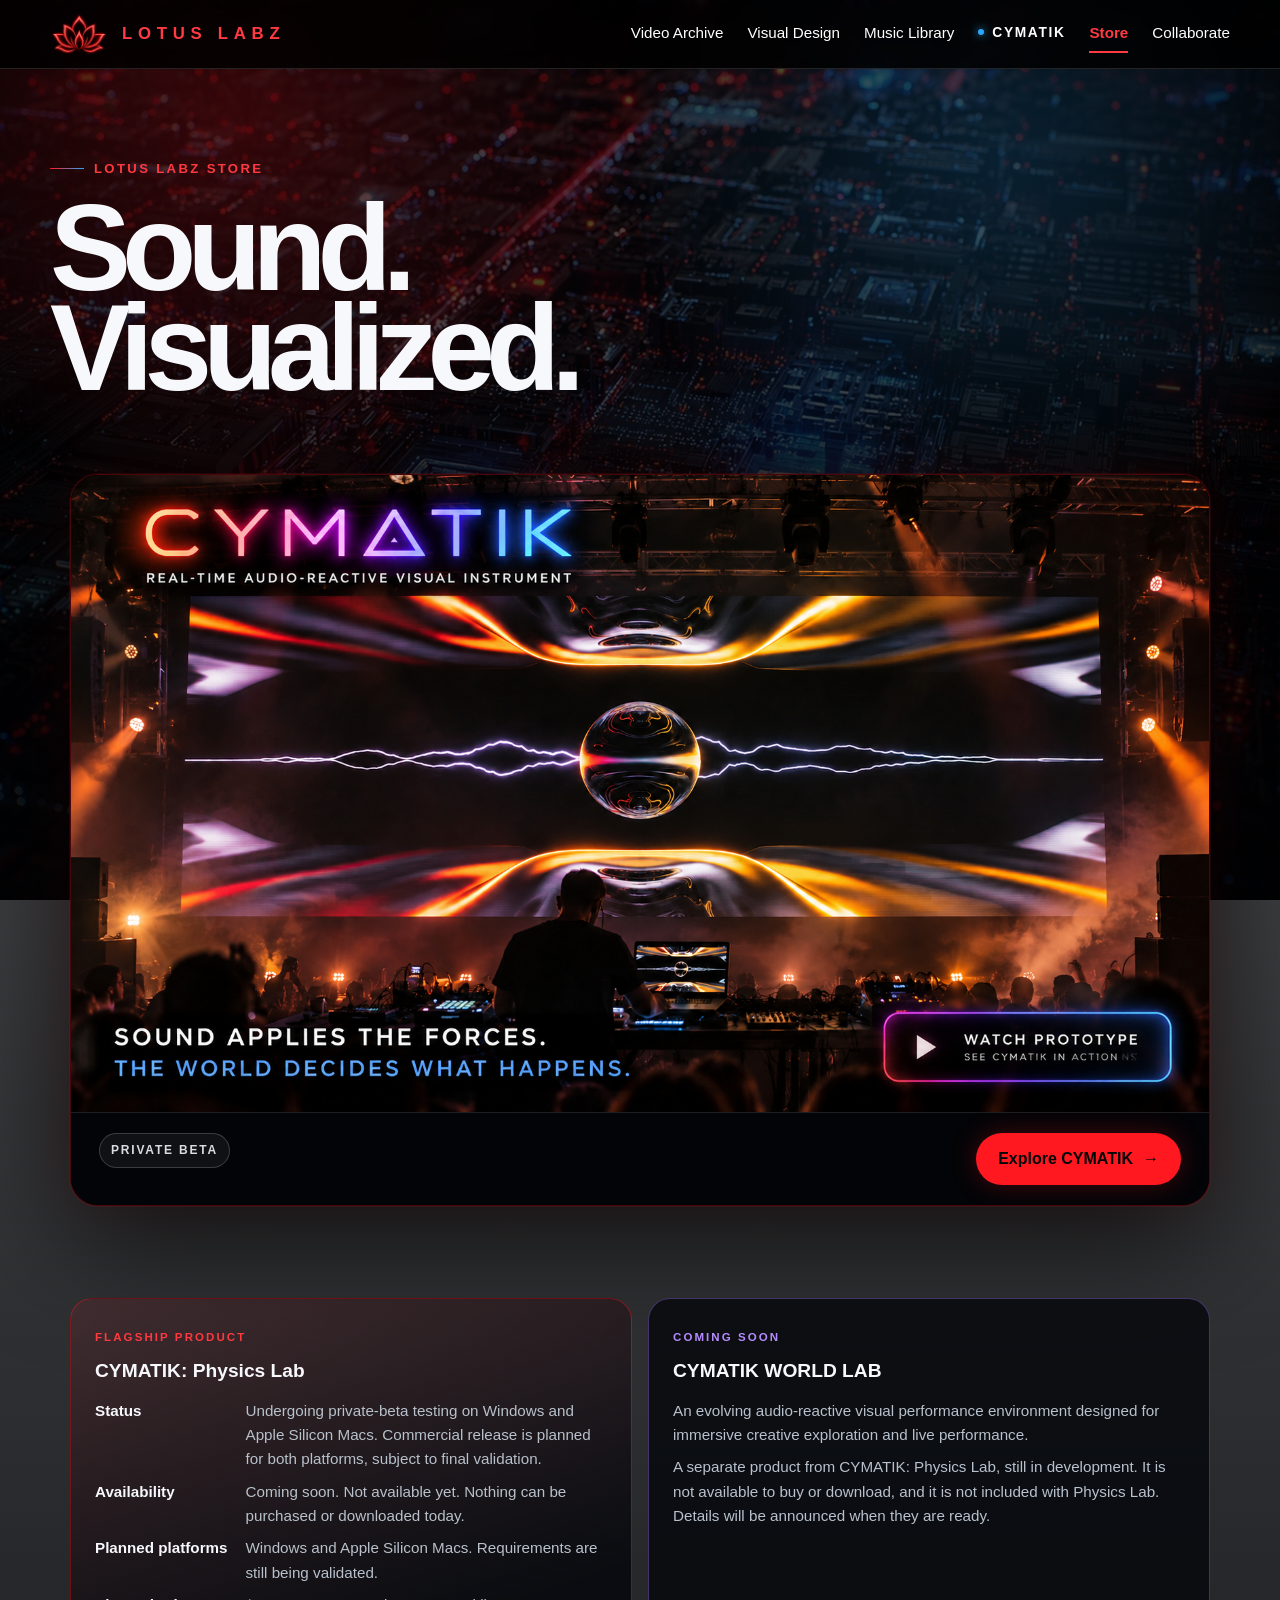
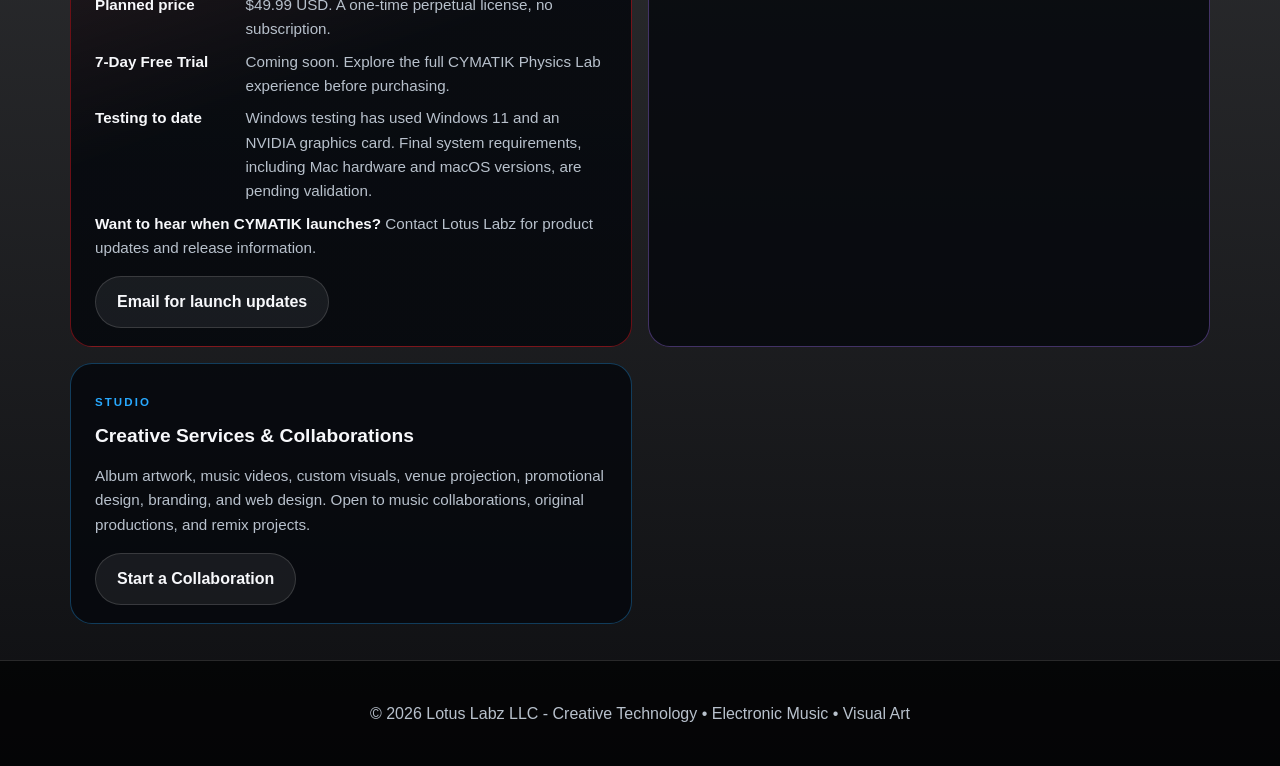
<file: store/index.html>
<!DOCTYPE html>
<html lang="en">
<head>
<meta charset="UTF-8">
<meta name="viewport" content="width=device-width,initial-scale=1"><link rel="canonical" href="https://lotuslabz.net/store/">
<link rel="icon" href="/favicon.ico" sizes="any">
<link rel="icon" type="image/png" href="/assets/favicon-32x32.png" sizes="32x32">
<link rel="icon" type="image/png" href="/assets/favicon-16x16.png" sizes="16x16">
<link rel="icon" type="image/png" href="/assets/favicon-192x192.png" sizes="192x192">
<link rel="apple-touch-icon" href="/assets/apple-touch-icon.png">
<title>Store | Lotus Labz</title>
<meta name="description" content="Lotus Labz software and digital products. CYMATIK: Physics Lab, the flagship audio-reactive visual instrument, is in private beta. Commercial release coming soon.">
<meta property="og:type" content="website">
<meta property="og:site_name" content="Lotus Labz">
<meta property="og:title" content="Store | Lotus Labz">
<meta property="og:description" content="Lotus Labz software and digital products. CYMATIK: Physics Lab, the flagship audio-reactive visual instrument, is in private beta. Commercial release coming soon.">
<meta property="og:url" content="https://lotuslabz.net/store/">
<meta property="og:image" content="https://lotuslabz.net/assets/cymatik-live-performance-promo.png">
<meta name="twitter:card" content="summary_large_image">
<meta name="twitter:title" content="Store | Lotus Labz">
<meta name="twitter:description" content="Lotus Labz software and digital products. CYMATIK: Physics Lab, the flagship audio-reactive visual instrument, is in private beta. Commercial release coming soon.">
<meta name="twitter:image" content="https://lotuslabz.net/assets/cymatik-live-performance-promo.png">
<link rel="stylesheet" href="../assets/storefront.css">
<link rel="stylesheet" href="../assets/site.css"><script src="../assets/site.js"></script></head>
<body>
<a href="#main" class="skip-link">Skip to main content</a>
<header class="site-header"><nav class="site-nav" aria-label="Primary"><a class="brand" href="../" aria-label="Lotus Labz home"><img class="brand-mark" src="../assets/lotus-labz-mark-red-v2-web.png" alt=""><span class="brand-word">Lotus Labz</span></a><button type="button" class="nav-toggle" aria-expanded="false" aria-controls="site-menu" aria-label="Open menu"><span class="bars"></span></button><ul class="site-menu" id="site-menu"><li><a href="../visuals.html">Video Archive</a></li><li><a href="../design.html">Visual Design</a></li><li><a href="../music.html">Music Library</a></li><li><a class="nav-cymatik" href="../cymatik/">CYMATIK</a></li><li><a href="../store/" aria-current="page">Store</a></li><li><a href="../lotus-labz.html">Collaborate</a></li></ul></nav></header>
<main id="main">
<section class="store-hero shell">
  <span class="eyebrow">Lotus Labz Store</span>
  <h1>Sound.<br>Visualized.</h1>
</section>
<section class="shell store-products">
  <h2 class="visually-hidden" id="flagship-heading">Flagship Product</h2>
  <article class="cymatik-showcase" aria-labelledby="flagship-heading">
    <div class="cymatik-stage" id="cymatikStage">
      <div class="cymatik-promo">
        <img class="cymatik-card" src="../assets/cymatik-live-performance-promo.png" alt="CYMATIK by Lotus Labz — live performance. Audio-reactive visual instrument in action.">
        <button type="button" class="cymatik-trigger cymatik-trigger--watchproto" data-cymatik-open aria-label="Watch the CYMATIK prototype demo"></button>
      </div>
      <div class="cymatik-player">
        <video class="cymatik-video" id="cymatikVideo" controls playsinline preload="none">
          <source src="../media/cymatik-web-preview.mp4" type="video/mp4">Your browser does not support the video tag.
        </video>
        <button type="button" class="cymatik-close" id="cymatikClose" aria-label="Close demo and return to the CYMATIK card">&times;</button>
      </div>
    </div>
    <div class="cymatik-showcase-bar">
      <span class="status">Private beta</span>
      <a class="btn" href="../cymatik/">Explore CYMATIK <span aria-hidden="true">→</span></a>
    </div>
  </article>
</section>
<section class="shell store-facts" aria-labelledby="facts-heading">
  <h2 class="visually-hidden" id="facts-heading">Product status and services</h2>
  <div class="tier-grid">
    <article class="tier tier--built"><span class="tier-label">Flagship product</span><h3>CYMATIK: Physics Lab</h3>
      <dl><dt>Status</dt><dd>Undergoing private-beta testing on Windows and Apple Silicon Macs. Commercial release is planned for both platforms, subject to final validation.</dd><dt>Availability</dt><dd>Coming soon. Not available yet. Nothing can be purchased or downloaded today.</dd><dt>Planned platforms</dt><dd>Windows and Apple Silicon Macs. Requirements are still being validated.</dd><dt>Planned price</dt><dd>$49.99 USD. A one-time perpetual license, no subscription.</dd><dt>7-Day Free Trial</dt><dd>Coming soon. Explore the full CYMATIK Physics Lab experience before purchasing.</dd><dt>Testing to date</dt><dd>Windows testing has used Windows 11 and an NVIDIA graphics card. Final system requirements, including Mac hardware and macOS versions, are pending validation.</dd></dl>
      <p class="tier-note"><strong>Want to hear when CYMATIK launches?</strong> Contact Lotus Labz for product updates and release information.</p>
      <div class="button-row"><a class="btn secondary" href="mailto:jynx@lotuslabz.net?subject=CYMATIK%20launch%20updates">Email for launch updates</a></div></article>
    <article class="tier tier--dev"><span class="tier-label">Coming soon</span><h3>CYMATIK WORLD LAB</h3>
      <p>An evolving audio-reactive visual performance environment designed for immersive creative exploration and live performance.</p>
      <p class="tier-note">A separate product from CYMATIK: Physics Lab, still in development. It is not available to buy or download, and it is not included with Physics Lab. Details will be announced when they are ready.</p></article>
    <article class="tier tier--rnd"><span class="tier-label">Studio</span><h3>Creative Services &amp; Collaborations</h3>
      <p>Album artwork, music videos, custom visuals, venue projection, promotional design, branding, and web design. Open to music collaborations, original productions, and remix projects.</p>
      <div class="button-row"><a class="btn secondary" href="../lotus-labz.html">Start a Collaboration</a></div></article>
  </div>
</section>
</main>
<footer>© 2026 Lotus Labz LLC - Creative Technology • Electronic Music • Visual Art</footer>
<script src="../assets/cymatik-player.js"></script>
</body>
</html>
</file>
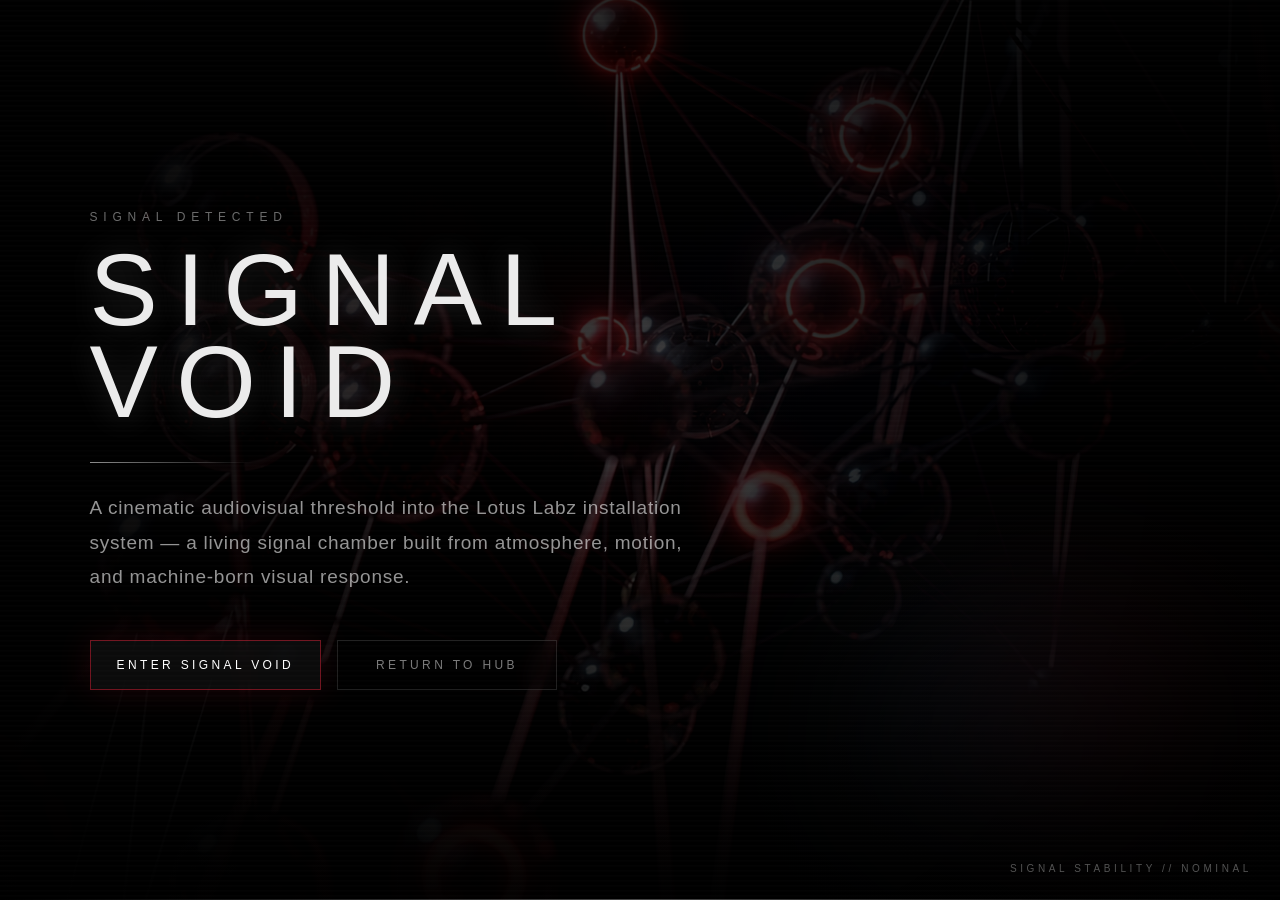
<file: installations/signal-void/index.html>
<!DOCTYPE html>
<html lang="en">
<head>
  <meta charset="UTF-8" />
  <meta name="viewport" content="width=device-width, initial-scale=1.0" /><link rel="canonical" href="https://lotuslabz.net/installations/signal-void/">
  <title>Signal Void | Lotus Labz</title><meta name="description" content="Signal Void: a cinematic audiovisual threshold into the Lotus Labz installation system.">
  <style>
    :root{--white:rgba(255,255,255,.92);--muted:rgba(255,255,255,.58);--red:rgba(255,35,60,.78);--blue:rgba(80,160,255,.45)}
    *{box-sizing:border-box}
    html,body{margin:0;min-height:100%;background:#000;color:var(--white);font-family:Arial,Helvetica,sans-serif;overflow:hidden}
    body:before{content:"";position:fixed;inset:0;background:linear-gradient(90deg,rgba(0,0,0,.90),rgba(0,0,0,.58),rgba(0,0,0,.86)),radial-gradient(circle at 56% 44%,rgba(255,255,255,.08),transparent 32%),radial-gradient(circle at 28% 38%,rgba(255,35,60,.16),transparent 34%),radial-gradient(circle at 72% 34%,rgba(80,160,255,.14),transparent 36%),url("assets/signal-void-network.png") center/cover no-repeat;transform:scale(1.06);animation:slowDrift 38s ease-in-out infinite alternate;filter:contrast(1.08) brightness(.62) saturate(.95);z-index:0}
    body:after{content:"";position:fixed;inset:0;background:repeating-linear-gradient(to bottom,rgba(255,255,255,.028) 0,rgba(255,255,255,.028) 1px,transparent 2px,transparent 5px);opacity:.38;mix-blend-mode:screen;pointer-events:none;z-index:10}
    .vignette{position:fixed;inset:0;background:radial-gradient(circle at center,transparent 0%,rgba(0,0,0,.26) 46%,rgba(0,0,0,.94) 100%),linear-gradient(to top,rgba(0,0,0,.86),transparent 42%);pointer-events:none;z-index:2}
    .signal-glow{position:fixed;left:56%;top:48%;width:48vw;height:48vw;border-radius:999px;background:radial-gradient(circle,rgba(255,255,255,.10),transparent 55%),radial-gradient(circle at 42% 50%,var(--blue),transparent 36%),radial-gradient(circle at 64% 50%,var(--red),transparent 38%);filter:blur(72px);opacity:.26;animation:pulse 7s ease-in-out infinite;z-index:1;pointer-events:none}
    .shell{position:relative;z-index:3;height:100vh;display:flex;align-items:center;padding:clamp(28px,7vw,110px);transition:transform .25s ease-out}
    .content{max-width:760px;opacity:0;transform:translateY(18px);animation:reveal 2.2s ease forwards .7s}
    .status{color:rgba(255,255,255,.42);font-size:12px;letter-spacing:.48em;text-transform:uppercase;margin-bottom:20px}
    h1{margin:0;font-size:clamp(48px,8vw,108px);font-weight:100;line-height:.9;letter-spacing:.18em;text-transform:uppercase;text-shadow:0 0 30px rgba(255,255,255,.14)}
    .line{width:165px;height:1px;background:linear-gradient(90deg,rgba(255,255,255,.55),transparent);margin:34px 0 28px}
    .subtitle{max-width:620px;color:var(--muted);font-size:clamp(15px,1.5vw,19px);line-height:1.8;letter-spacing:.04em}
    .actions{display:flex;flex-wrap:wrap;gap:16px;margin-top:46px}
    .btn{appearance:none;border:1px solid rgba(255,255,255,.22);background:rgba(255,255,255,.045);color:rgba(255,255,255,.86);padding:17px 26px;min-width:220px;text-transform:uppercase;letter-spacing:.28em;font-size:12px;cursor:pointer;backdrop-filter:blur(10px);transition:border-color .35s ease,background .35s ease,transform .35s ease,color .35s ease;display:inline-flex;align-items:center;justify-content:center;text-decoration:none}
    .btn:hover{border-color:rgba(255,255,255,.68);background:rgba(255,255,255,.10);transform:translateY(-2px);color:white}
    .btn.primary{border-color:rgba(255,35,60,.42);color:white;box-shadow:0 0 34px rgba(255,35,60,.10)}
    .btn.secondary{border-color:rgba(255,255,255,.12);color:rgba(255,255,255,.48);background:rgba(0,0,0,.25)}
    .corner{position:fixed;z-index:4;right:28px;bottom:26px;color:rgba(255,255,255,.32);font-size:10px;letter-spacing:.36em;text-transform:uppercase}
    .bottom-line{position:fixed;z-index:4;left:0;bottom:0;width:100%;height:1px;background:linear-gradient(90deg,transparent,rgba(255,255,255,.28),transparent)}
    .entering{animation:voidExit 1.15s ease forwards}
    @keyframes slowDrift{from{transform:scale(1.06) translate3d(0,0,0)}to{transform:scale(1.14) translate3d(-10px,-8px,0)}}
    @keyframes pulse{0%,100%{opacity:.16;transform:scale(.96)}50%{opacity:.34;transform:scale(1.04)}}
    @keyframes reveal{to{opacity:1;transform:translateY(0)}}
    @keyframes voidExit{0%{filter:none;transform:scale(1);opacity:1}45%{filter:contrast(1.4) brightness(1.16) blur(1px);transform:scale(1.015);opacity:1}100%{filter:contrast(2) brightness(.25) blur(9px);transform:scale(1.08);opacity:0}}
    @media(max-width:700px){.shell{align-items:flex-end;padding:28px 22px 92px}.status{letter-spacing:.32em}h1{letter-spacing:.11em;font-size:clamp(44px,15vw,72px)}.btn{width:100%}.corner{display:none}}
  </style>
</head>
<body>
  <div class="signal-glow"></div><div class="vignette"></div>
  <main class="shell" id="shell"><section class="content">
    <div class="status">Signal Detected</div>
    <h1>Signal Void</h1>
    <div class="line"></div>
    <p class="subtitle">A cinematic audiovisual threshold into the Lotus Labz installation system — a living signal chamber built from atmosphere, motion, and machine-born visual response.</p>
    <div class="actions"><button class="btn primary" id="enterBtn">Enter Signal Void</button><a class="btn secondary" href="../../index.html">Return to Hub</a></div>
  </section></main>
  <div class="corner">Signal Stability // Nominal</div><div class="bottom-line"></div>
  <script>
    const shell=document.getElementById("shell");const enterBtn=document.getElementById("enterBtn");
    document.addEventListener("mousemove",e=>{const x=(e.clientX/window.innerWidth-.5)*10;const y=(e.clientY/window.innerHeight-.5)*10;shell.style.transform=`translate(${x}px, ${y}px)`});
    enterBtn.addEventListener("click",()=>{document.body.classList.add("entering");setTimeout(()=>{window.location.href="chamber.html"},1050)});
  </script>
</body>
</html>
</file>
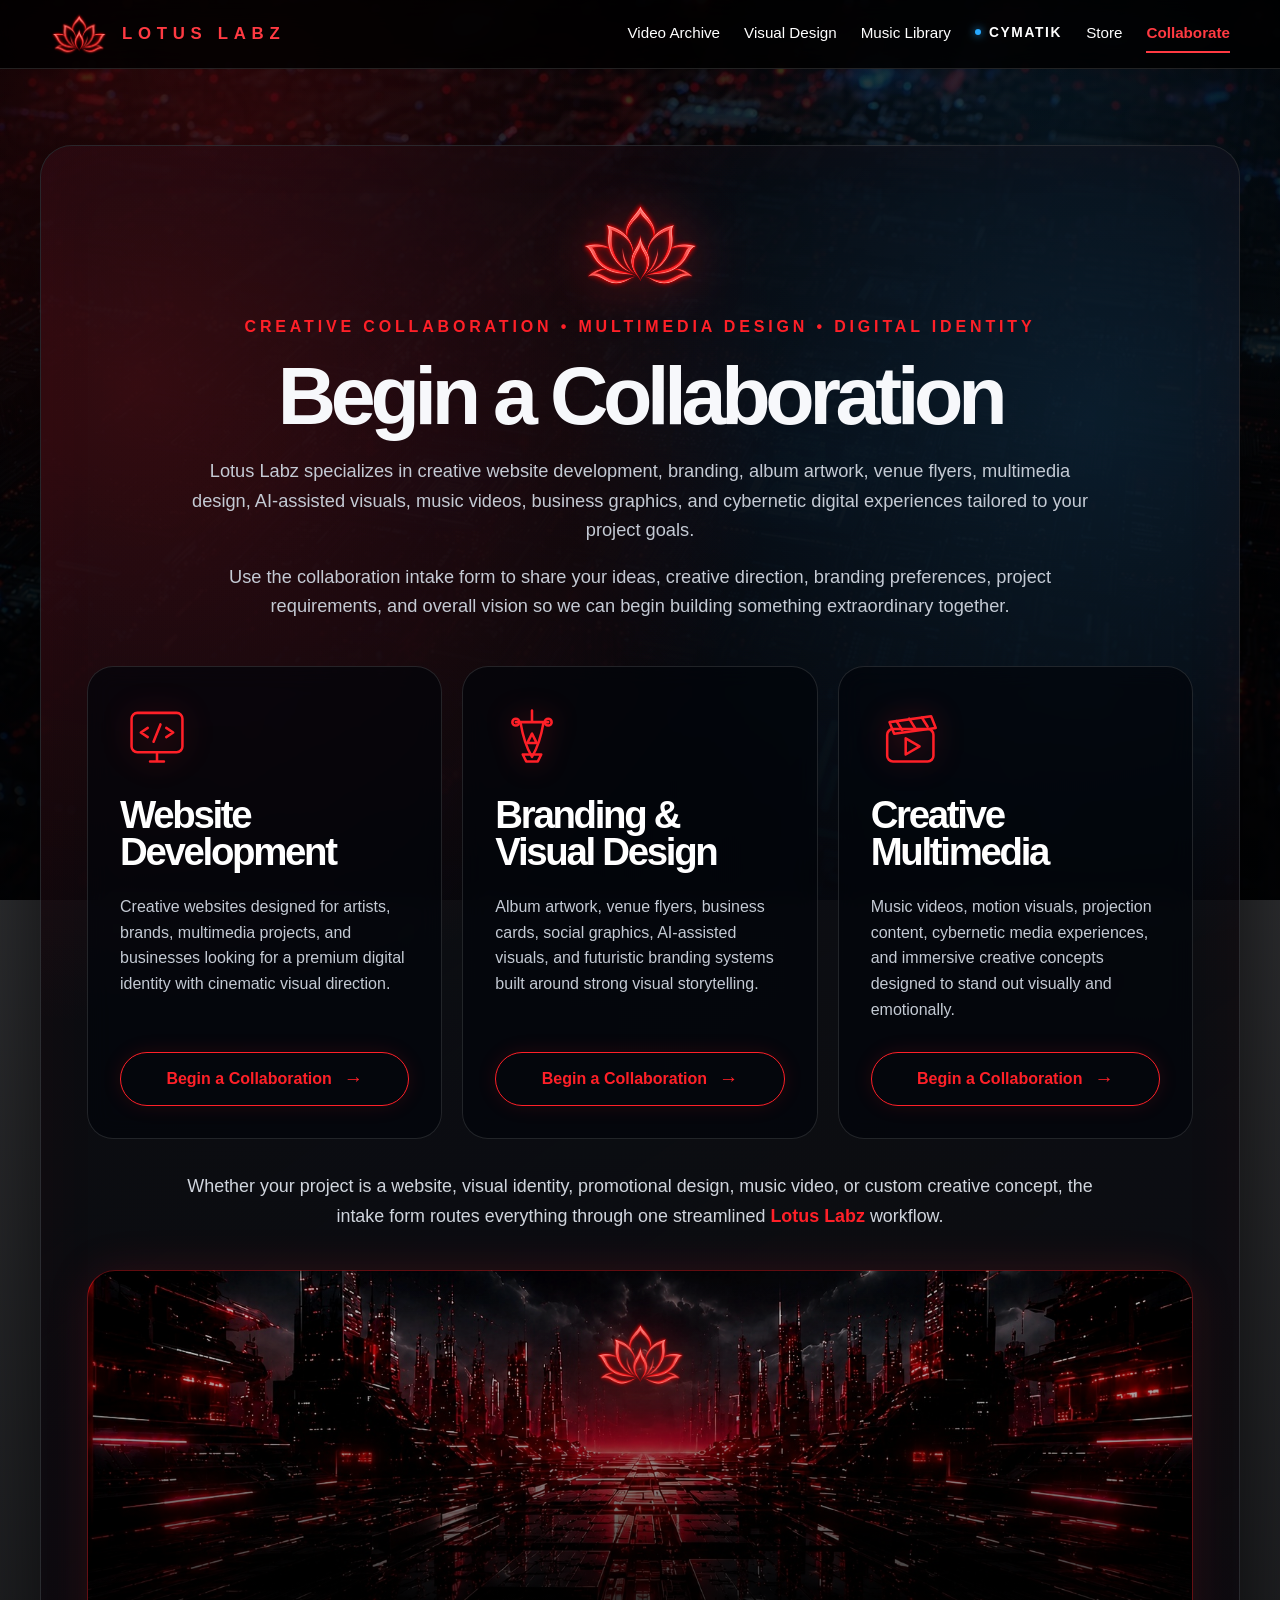
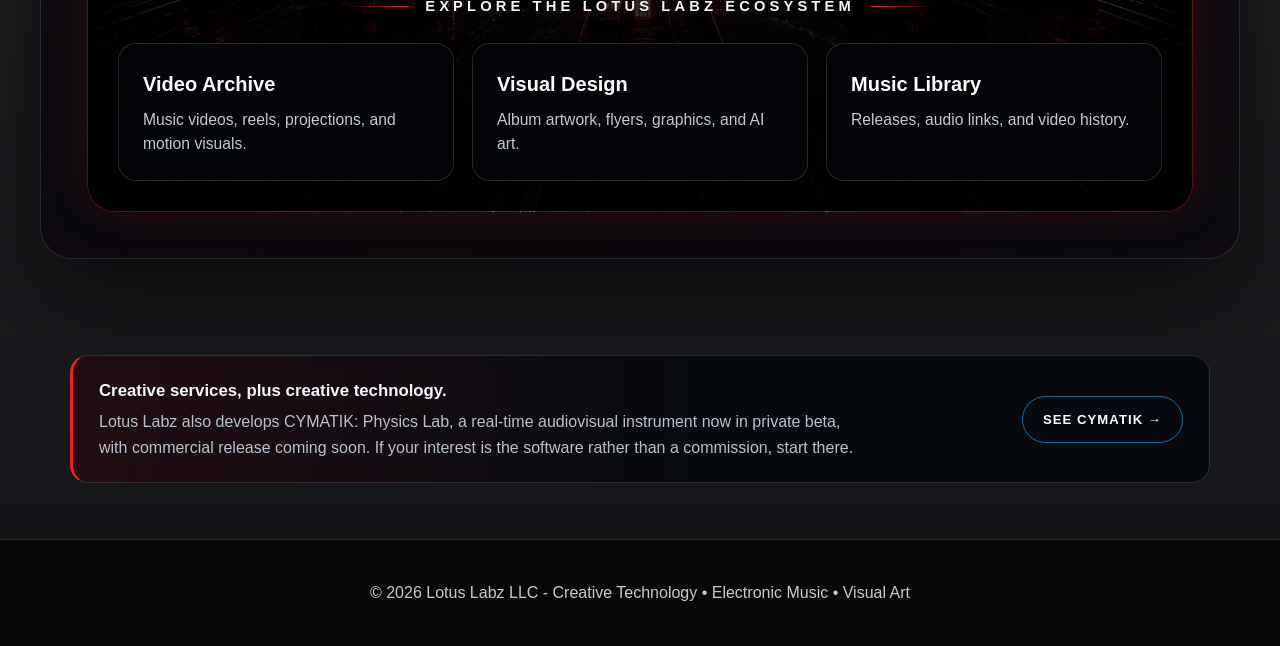
<file: lotus-labz.html>
<!DOCTYPE html>
<html lang="en">
<head>
<meta charset="UTF-8" />
<meta name="viewport" content="width=device-width, initial-scale=1.0" /><link rel="canonical" href="https://lotuslabz.net/lotus-labz.html">
<link rel="icon" href="/favicon.ico" sizes="any">
<link rel="icon" type="image/png" href="/assets/favicon-32x32.png" sizes="32x32">
<link rel="icon" type="image/png" href="/assets/favicon-16x16.png" sizes="16x16">
<link rel="icon" type="image/png" href="/assets/favicon-192x192.png" sizes="192x192">
<link rel="apple-touch-icon" href="/assets/apple-touch-icon.png">
<title>Lotus Labz | Collaborate</title>
<meta name="description" content="Begin a collaboration with Lotus Labz for website development, branding, visual design, music videos, AI visuals, album artwork, venue flyers, and cybernetic multimedia projects." />
<meta property="og:type" content="website">
<meta property="og:site_name" content="Lotus Labz">
<meta property="og:title" content="Lotus Labz | Collaborate">
<meta property="og:description" content="Begin a collaboration with Lotus Labz for website development, branding, visual design, music videos, AI visuals, album artwork, venue flyers, and cybernetic multimedia projects.">
<meta property="og:url" content="https://lotuslabz.net/lotus-labz.html">
<meta property="og:image" content="https://lotuslabz.net/assets/lotus-collab-cityscape.jpg">
<meta name="twitter:card" content="summary_large_image">
<meta name="twitter:title" content="Lotus Labz | Collaborate">
<meta name="twitter:description" content="Begin a collaboration with Lotus Labz for website development, branding, visual design, music videos, AI visuals, album artwork, venue flyers, and cybernetic multimedia projects.">
<meta name="twitter:image" content="https://lotuslabz.net/assets/lotus-collab-cityscape.jpg">
<style>
:root{
  --bg:#040508;
  --panel:rgba(4,7,12,.74);
  --panel-strong:rgba(5,7,12,.90);
  --text:#f7f8fb;
  --muted:#c4cad4;
  --accent:#ff2028;
  --line:rgba(255,255,255,.14);
  --redline:rgba(255,32,40,.38);
  --redglow:rgba(255,32,40,.24);
}
*{box-sizing:border-box}
html{scroll-behavior:smooth}
body{
  margin:0;
  font-family:Arial,Helvetica,sans-serif;
  background:linear-gradient(rgba(4,5,8,.76),rgba(4,5,8,.94)),url("background.jpg") center/cover fixed no-repeat;
  color:var(--text);
  line-height:1.6;
}
body:before{
  content:"";
  position:fixed;
  inset:0;
  pointer-events:none;
  background:radial-gradient(circle at 18% 16%,rgba(255,32,40,.18),transparent 34%),radial-gradient(circle at 82% 18%,rgba(40,169,255,.12),transparent 30%),linear-gradient(90deg,rgba(0,0,0,.34),rgba(0,0,0,.08),rgba(0,0,0,.38));
  z-index:-1;
}
header{padding:18px 22px;border-bottom:1px solid var(--line);background:rgba(0,0,0,.82);backdrop-filter:blur(14px);position:sticky;top:0;z-index:10}
nav{display:flex;justify-content:space-between;align-items:center;max-width:1180px;margin:auto;gap:24px}
nav ul{display:flex;list-style:none;gap:22px;padding:0;margin:0}
nav a,a{color:white;text-decoration:none}
nav a:hover,a:hover{color:var(--accent)}
.logo{height:72px;width:72px;object-fit:contain;filter:drop-shadow(0 0 14px rgba(255,24,32,.55));mix-blend-mode:lighten}

.collab-shell{max-width:1240px;margin:0 auto;padding:76px 20px 86px}
.collab-panel{
  position:relative;
  overflow:hidden;
  border:1px solid rgba(255,255,255,.13);
  border-radius:32px;
  background:linear-gradient(145deg,rgba(7,8,13,.90),rgba(5,7,12,.78));
  box-shadow:0 28px 100px rgba(0,0,0,.70), inset 0 0 72px rgba(255,32,40,.045);
  padding:52px 46px 46px;
}
.collab-panel:before{
  content:"";
  position:absolute;
  inset:0;
  pointer-events:none;
  background:radial-gradient(circle at 8% 14%,rgba(255,32,40,.18),transparent 35%),radial-gradient(circle at 88% 16%,rgba(40,169,255,.13),transparent 30%);
}
.collab-panel>*{position:relative;z-index:1}
.top-logo{display:flex;justify-content:center;margin:0 0 22px}
.top-logo img{width:124px;max-width:30vw;filter:drop-shadow(0 0 25px rgba(255,32,40,.56))}
.kicker{color:var(--accent);text-transform:uppercase;letter-spacing:.24em;font-weight:900;font-size:1rem;text-align:center;margin:0 0 18px}
h1{font-size:clamp(3rem,7vw,5.05rem);line-height:.95;margin:0 0 22px;text-align:center;letter-spacing:-.065em}
.hero-copy{color:var(--muted);font-size:1.14rem;max-width:910px;margin:0 auto;text-align:center}
.hero-copy p{margin:0 auto 18px}
.service-grid{display:grid;grid-template-columns:repeat(3,1fr);gap:20px;margin:46px 0 32px}
.service-card{
  display:flex;
  flex-direction:column;
  min-height:390px;
  background:rgba(2,5,10,.70);
  border:1px solid rgba(255,255,255,.12);
  border-radius:26px;
  padding:32px;
  backdrop-filter:blur(12px);
  transition:transform .22s ease,border-color .22s ease,box-shadow .22s ease,background .22s ease;
}
.service-card:hover{transform:translateY(-6px);border-color:rgba(255,32,40,.70);box-shadow:0 0 34px rgba(255,32,40,.22),0 0 45px rgba(40,169,255,.08);background:linear-gradient(145deg,rgba(255,32,40,.10),rgba(2,5,10,.78));color:var(--text)}
.card-icon{width:74px;height:74px;margin-bottom:24px;color:var(--accent);filter:drop-shadow(0 0 14px rgba(255,32,40,.38))}
.card-icon svg{width:100%;height:100%;stroke:currentColor;fill:none;stroke-width:2.2;stroke-linecap:round;stroke-linejoin:round}
.service-card h2{font-size:clamp(1.9rem,3vw,2.55rem);line-height:.95;margin:0 0 24px;letter-spacing:-.06em}
.service-card p{color:var(--muted);font-size:1rem;margin:0 0 30px;flex:1}
.btn{display:inline-flex;align-items:center;justify-content:center;gap:12px;background:transparent;color:var(--accent);border:1px solid var(--accent);padding:13px 22px;border-radius:999px;text-decoration:none;font-weight:900;box-shadow:0 0 20px rgba(255,32,40,.12);transition:transform .2s ease,box-shadow .2s ease,background .2s ease,color .2s ease}
.service-card:hover .btn{background:rgba(255,32,40,.10);box-shadow:0 0 28px rgba(255,32,40,.24)}
.btn:after{content:"→";font-size:1.2rem;line-height:1}
.workflow-copy{color:#d0d5dd;font-size:1.12rem;line-height:1.7;text-align:center;max-width:920px;margin:30px auto 38px}.workflow-copy strong{color:var(--accent)}

.portfolio-panel{
  position:relative;
  overflow:hidden;
  border:1px solid var(--redline);
  border-radius:28px;
  background:linear-gradient(180deg,rgba(0,0,0,.05),rgba(0,0,0,.76)),url("assets/lotus-collab-cityscape.jpg") center/cover no-repeat;
  box-shadow:0 0 44px rgba(255,32,40,.14), inset 0 0 80px rgba(0,0,0,.35);
  padding:48px 30px 30px;
  min-height:520px;
}
.portfolio-panel:before{content:"";position:absolute;inset:0;background:linear-gradient(180deg,rgba(0,0,0,.08) 0%,rgba(0,0,0,.16) 36%,rgba(0,0,0,.73) 70%,rgba(0,0,0,.82) 100%);pointer-events:none}
.portfolio-panel>*{position:relative;z-index:1}
.panel-logo{display:flex;justify-content:center;margin:0 0 205px}
.panel-logo img{width:94px;filter:drop-shadow(0 0 20px rgba(255,32,40,.62));opacity:.98}
.portfolio-title{display:flex;align-items:center;justify-content:center;gap:16px;color:#f4f6f8;text-align:center;text-transform:uppercase;letter-spacing:.28em;font-size:.92rem;font-weight:900;margin-bottom:24px}
.portfolio-title:before,.portfolio-title:after{content:"";width:62px;height:1px;background:linear-gradient(90deg,transparent,var(--accent))}.portfolio-title:after{background:linear-gradient(90deg,var(--accent),transparent)}
.portfolio-grid{display:grid;grid-template-columns:repeat(3,1fr);gap:18px}.portfolio-card{display:block;padding:24px;border-radius:18px;border:1px solid rgba(255,255,255,.14);background:rgba(3,6,12,.70);backdrop-filter:blur(10px);transition:transform .22s ease,border-color .22s ease,box-shadow .22s ease,background .22s ease}.portfolio-card:hover{transform:translateY(-4px);border-color:rgba(255,32,40,.72);box-shadow:0 0 32px rgba(255,32,40,.20);background:rgba(14,7,12,.84);color:var(--text)}.portfolio-card h3{font-size:1.25rem;margin:0 0 8px}.portfolio-card p{color:var(--muted);margin:0;font-size:.98rem;line-height:1.55}
footer{text-align:center;padding:40px 20px;border-top:1px solid var(--line);color:var(--muted);background:rgba(0,0,0,.62)}
@media(max-width:980px){.service-grid,.portfolio-grid{grid-template-columns:1fr}.collab-panel{padding:34px 22px}.service-card{min-height:auto}.panel-logo{margin-bottom:125px}.portfolio-title{letter-spacing:.16em;gap:10px}.portfolio-title:before,.portfolio-title:after{width:30px}nav{align-items:flex-start;gap:16px;flex-direction:column}nav ul{flex-wrap:wrap;gap:14px}.logo{height:56px;width:56px}}
</style>
<link rel="stylesheet" href="assets/site.css"><script src="assets/site.js"></script></head>
<body>
<a href="#main" class="skip-link">Skip to main content</a>
<header class="site-header"><nav class="site-nav" aria-label="Primary"><a class="brand" href="index.html" aria-label="Lotus Labz home"><img class="brand-mark" src="assets/lotus-labz-mark-red-v2-web.png" alt=""><span class="brand-word">Lotus Labz</span></a><button type="button" class="nav-toggle" aria-expanded="false" aria-controls="site-menu" aria-label="Open menu"><span class="bars"></span></button><ul class="site-menu" id="site-menu"><li><a href="visuals.html">Video Archive</a></li><li><a href="design.html">Visual Design</a></li><li><a href="music.html">Music Library</a></li><li><a class="nav-cymatik" href="cymatik/">CYMATIK</a></li><li><a href="store/">Store</a></li><li><a href="lotus-labz.html" aria-current="page">Collaborate</a></li></ul></nav></header>
<main id="main" class="collab-shell">
  <section class="collab-panel">
    <div class="top-logo"><img src="assets/lotus-labz-mark-red-v2-web.png" alt="Lotus Labz red lotus logo"></div>
    <div class="kicker">Creative Collaboration • Multimedia Design • Digital Identity</div>
    <h1>Begin a Collaboration</h1>
    <div class="hero-copy">
      <p>Lotus Labz specializes in creative website development, branding, album artwork, venue flyers, multimedia design, AI-assisted visuals, music videos, business graphics, and cybernetic digital experiences tailored to your project goals.</p>
      <p>Use the collaboration intake form to share your ideas, creative direction, branding preferences, project requirements, and overall vision so we can begin building something extraordinary together.</p>
    </div>
    <div class="service-grid">
      <a class="service-card" href="https://forms.gle/W6YxHuqo94GLj9wu8" target="_blank" rel="noopener noreferrer">
        <div class="card-icon"><svg viewBox="0 0 64 64"><rect x="10" y="12" width="44" height="34" rx="5"></rect><path d="M24 25l-6 4 6 4M40 25l6 4-6 4M35 22l-6 15"></path><path d="M26 54h12M32 46v8"></path></svg></div>
        <h2>Website<br>Development</h2><p>Creative websites designed for artists, brands, multimedia projects, and businesses looking for a premium digital identity with cinematic visual direction.</p><span class="btn">Begin a Collaboration</span>
      </a>
      <a class="service-card" href="https://forms.gle/W6YxHuqo94GLj9wu8" target="_blank" rel="noopener noreferrer">
        <div class="card-icon"><svg viewBox="0 0 64 64"><path d="M32 10v10M18 20h28M22 20c2 12 5 22 10 30 5-8 8-18 10-30"></path><path d="M24 48h16l-3 6H27z"></path><circle cx="18" cy="20" r="3"></circle><circle cx="46" cy="20" r="3"></circle><path d="M32 30l-4 8h8z"></path></svg></div>
        <h2>Branding & Visual Design</h2><p>Album artwork, venue flyers, business cards, social graphics, AI-assisted visuals, and futuristic branding systems built around strong visual storytelling.</p><span class="btn">Begin a Collaboration</span>
      </a>
      <a class="service-card" href="https://forms.gle/W6YxHuqo94GLj9wu8" target="_blank" rel="noopener noreferrer">
        <div class="card-icon"><svg viewBox="0 0 64 64"><path d="M16 20l36-5 4 10-36 5z"></path><rect x="14" y="26" width="40" height="28" rx="5"></rect><path d="M30 34l12 7-12 7z"></path><path d="M22 19l5 8M33 17l5 8M44 16l5 8"></path></svg></div>
        <h2>Creative Multimedia</h2><p>Music videos, motion visuals, projection content, cybernetic media experiences, and immersive creative concepts designed to stand out visually and emotionally.</p><span class="btn">Begin a Collaboration</span>
      </a>
    </div>
    <p class="workflow-copy">Whether your project is a website, visual identity, promotional design, music video, or custom creative concept, the intake form routes everything through one streamlined <strong>Lotus Labz</strong> workflow.</p>
    <div class="portfolio-panel">
      <div class="panel-logo"><img src="assets/lotus-labz-mark-red-v2-web.png" alt="Lotus Labz mark" style="mix-blend-mode:lighten"></div>
      <div class="portfolio-title">Explore the Lotus Labz Ecosystem</div>
      <div class="portfolio-grid">
        <a class="portfolio-card" href="visuals.html"><h3>Video Archive</h3><p>Music videos, reels, projections, and motion visuals.</p></a>
        <a class="portfolio-card" href="design.html"><h3>Visual Design</h3><p>Album artwork, flyers, graphics, and AI art.</p></a>
        <a class="portfolio-card" href="music.html"><h3>Music Library</h3><p>Releases, audio links, and video history.</p></a>
      </div>
    </div>
  </section>
</main>
<aside class="lineage" aria-label="From the creative work to CYMATIK"><div class="lineage-inner"><p class="lineage-copy"><strong>Creative services, plus creative technology.</strong>Lotus Labz also develops CYMATIK: Physics Lab, a real-time audiovisual instrument now in private beta, with commercial release coming soon. If your interest is the software rather than a commission, start there.</p><a class="lineage-link" href="cymatik/">See CYMATIK &rarr;</a></div></aside>
<footer>© 2026 Lotus Labz LLC - Creative Technology • Electronic Music • Visual Art</footer>
</body>
</html>
</file>
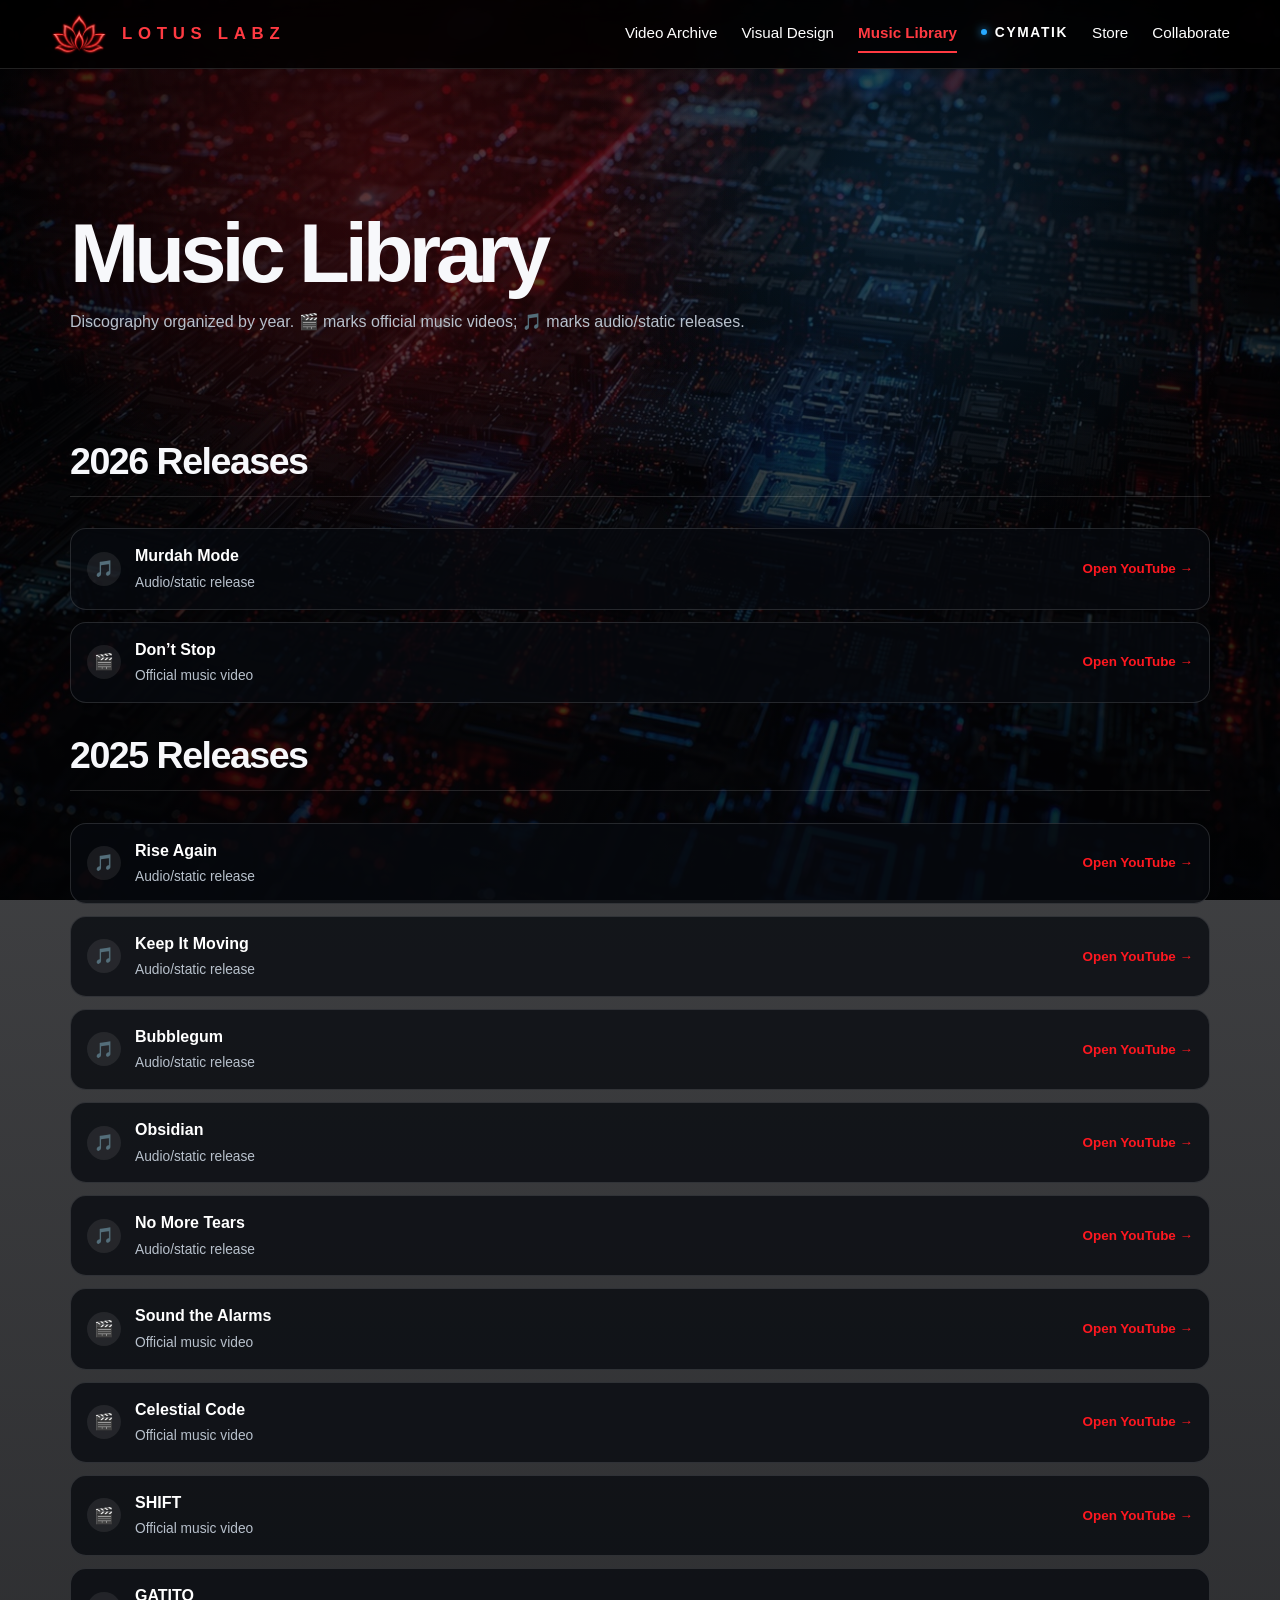
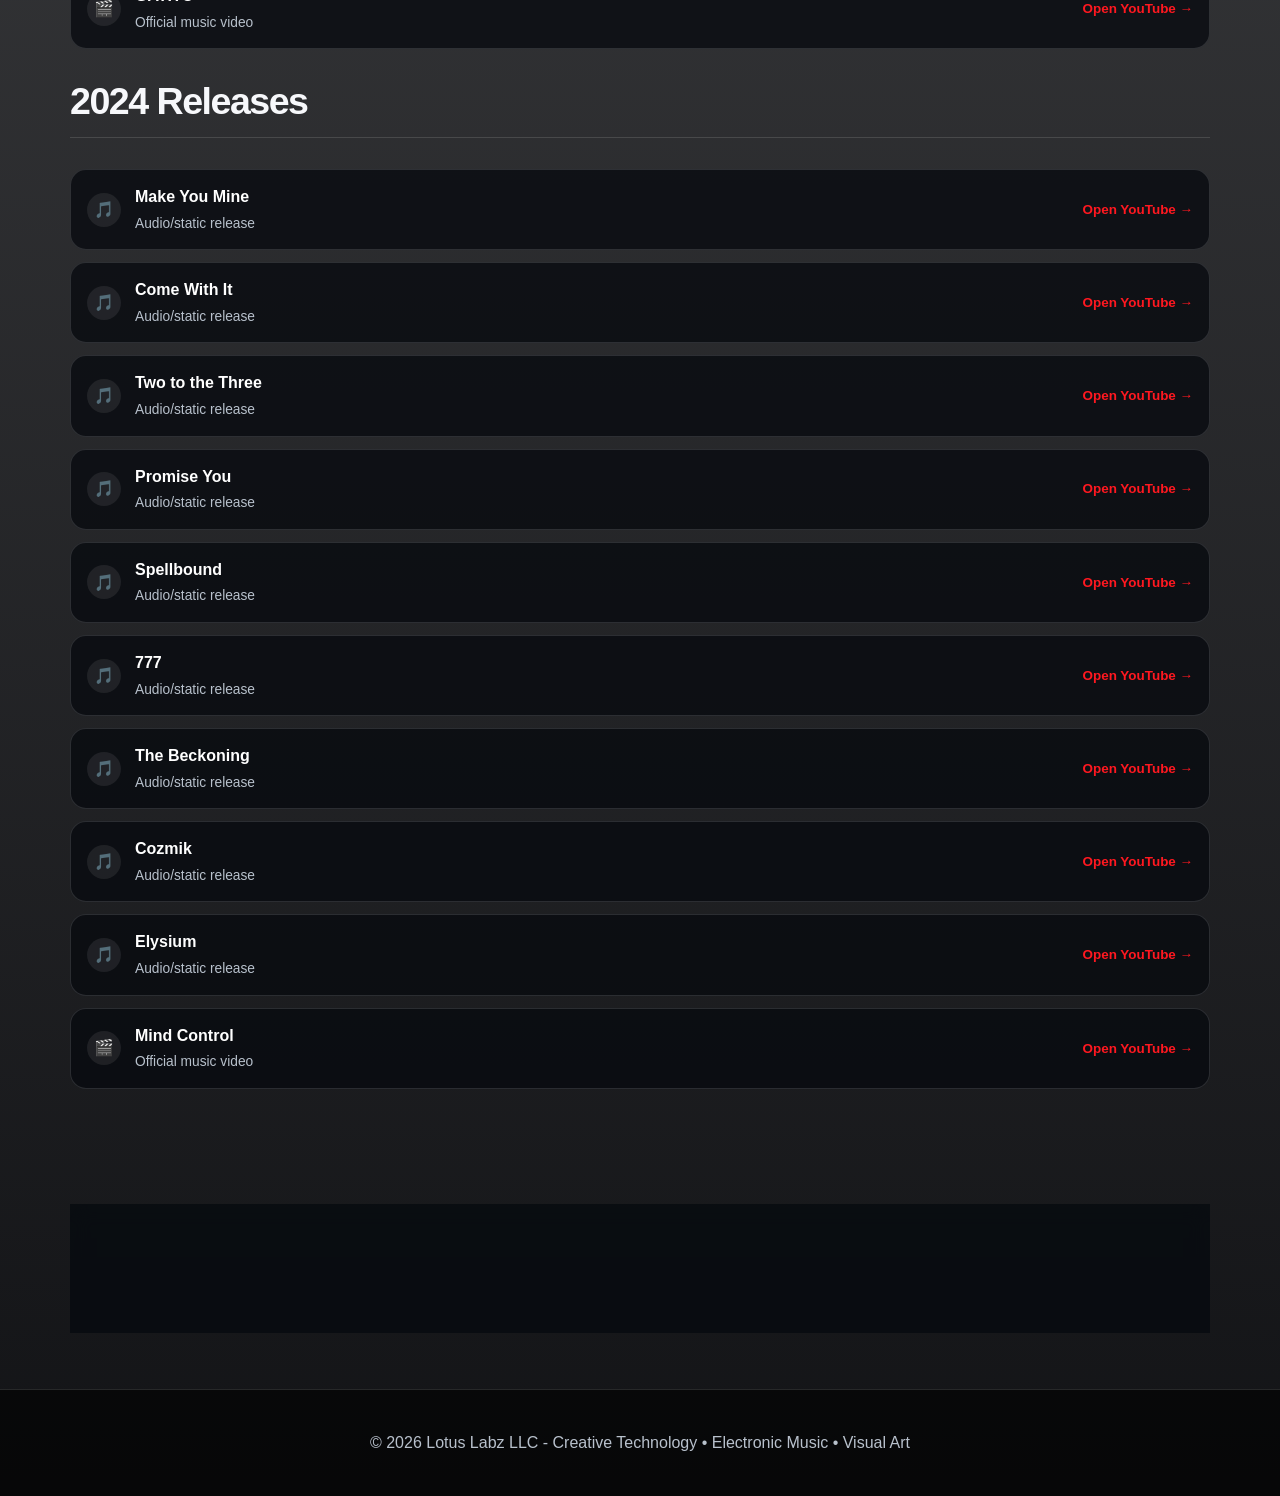
<file: music.html>
<!DOCTYPE html><html lang="en"><head><meta charset="UTF-8"/><meta name="viewport" content="width=device-width, initial-scale=1.0"/><link rel="canonical" href="https://lotuslabz.net/music.html">
<link rel="icon" href="/favicon.ico" sizes="any">
<link rel="icon" type="image/png" href="/assets/favicon-32x32.png" sizes="32x32">
<link rel="icon" type="image/png" href="/assets/favicon-16x16.png" sizes="16x16">
<link rel="icon" type="image/png" href="/assets/favicon-192x192.png" sizes="192x192">
<link rel="apple-touch-icon" href="/assets/apple-touch-icon.png">
<title>Music Library | Lotus Labz</title>
<meta name="description" content="Lotus Labz electronic music releases and audiovisual work. Discography 2024–2026."/>
<meta property="og:type" content="website">
<meta property="og:site_name" content="Lotus Labz">
<meta property="og:title" content="Music Library | Lotus Labz">
<meta property="og:description" content="Lotus Labz electronic music releases and audiovisual work. Discography 2024–2026.">
<meta property="og:url" content="https://lotuslabz.net/music.html">
<meta property="og:image" content="https://lotuslabz.net/artwork/release-art/web/dont-stop-web.jpg">
<meta name="twitter:card" content="summary_large_image">
<meta name="twitter:title" content="Music Library | Lotus Labz">
<meta name="twitter:description" content="Lotus Labz electronic music releases and audiovisual work. Discography 2024–2026.">
<meta name="twitter:image" content="https://lotuslabz.net/artwork/release-art/web/dont-stop-web.jpg"><style>
:root{--bg:#040508;--panel:rgba(7,10,15,.78);--panel-strong:rgba(7,10,15,.9);--text:#f7f8fb;--muted:#b8c1cc;--accent:#ff1820;--blue:#28a9ff;--line:rgba(255,255,255,.13)}
*{box-sizing:border-box}html{scroll-behavior:smooth}body{margin:0;font-family:Arial,Helvetica,sans-serif;background:linear-gradient(rgba(4,5,8,.70),rgba(4,5,8,.94)),url("background.jpg") center/cover fixed no-repeat;color:var(--text);line-height:1.6}
body:before{content:"";position:fixed;inset:0;pointer-events:none;background:radial-gradient(circle at 30% 18%,rgba(255,24,32,.18),transparent 34%),radial-gradient(circle at 72% 22%,rgba(40,169,255,.15),transparent 30%),linear-gradient(90deg,rgba(0,0,0,.35),rgba(0,0,0,.08),rgba(0,0,0,.38));z-index:-1}
header{padding:18px 22px;border-bottom:1px solid var(--line);background:rgba(0,0,0,.8);backdrop-filter:blur(14px);position:sticky;top:0;z-index:10}
nav{display:flex;justify-content:space-between;align-items:center;max-width:1180px;margin:auto;gap:24px}nav ul{display:flex;list-style:none;gap:22px;padding:0;margin:0}nav a,a{color:white;text-decoration:none}nav a:hover,a:hover{color:var(--accent)}
.logo{height:96px;max-width:520px;object-fit:contain;filter:drop-shadow(0 0 14px rgba(255,24,32,.55));transform:scale(3);transform-origin:left center}
.hero{min-height:calc(100vh - 130px);max-width:1180px;margin:auto;padding:95px 20px 86px;display:flex;align-items:center}.hero-panel{max-width:920px;padding:46px;background:linear-gradient(135deg,rgba(0,0,0,.76),rgba(10,13,18,.5));border:1px solid rgba(255,255,255,.15);border-radius:28px;box-shadow:0 24px 90px rgba(0,0,0,.62);backdrop-filter:blur(10px)}.hero-brand{width:min(100%,920px);margin-bottom:24px;filter:drop-shadow(0 0 22px rgba(255,24,32,.55))}
.kicker{color:var(--accent);text-transform:uppercase;letter-spacing:.16em;font-weight:900;font-size:1.6rem;margin-bottom:18px}.hero h1{font-size:clamp(1.75rem,4vw,2.85rem);line-height:1.02;margin:0 0 20px;letter-spacing:-.04em}.hero p{color:var(--muted);font-size:1.1rem;max-width:720px}
section{max-width:1180px;margin:auto;padding:72px 20px}section h2{font-size:2.35rem;line-height:1;margin-top:0;letter-spacing:-.04em}.section-intro{color:var(--muted);max-width:820px;margin-bottom:28px}.grid{display:grid;grid-template-columns:repeat(3,1fr);gap:20px}.work-grid{display:grid;grid-template-columns:repeat(4,1fr);gap:18px}
.card,.work-card,.video-card{background:var(--panel);border:1px solid var(--line);border-radius:22px;padding:30px;backdrop-filter:blur(12px)}.work-card{min-height:210px;display:flex;flex-direction:column;justify-content:flex-end;background:linear-gradient(180deg,rgba(255,24,32,.14),rgba(0,0,0,.76)),rgba(7,10,15,.82)}.work-card h3{margin:0 0 8px}.work-card p,.card p,.page-title p,.placeholder p,.video-card p{color:var(--muted)}a.card,a.work-card{display:flex;color:var(--text);transition:.2s}a.card:hover,a.work-card:hover{transform:translateY(-4px);border-color:rgba(255,24,32,.72);box-shadow:0 0 34px rgba(255,24,32,.18),0 0 38px rgba(40,169,255,.08);color:var(--text)}
.btn{display:inline-block;margin-top:20px;background:var(--accent);color:black;padding:12px 22px;border-radius:999px;text-decoration:none;font-weight:bold;box-shadow:0 0 22px rgba(255,24,32,.26)}.btn.secondary{background:rgba(255,255,255,.08);color:var(--text);border:1px solid var(--line)}.button-row{display:flex;flex-wrap:wrap;gap:12px}
.page-title{max-width:1180px;margin:auto;padding:90px 20px 20px}.page-title h1{font-size:clamp(3rem,7vw,5.2rem);line-height:.94;margin-bottom:12px;letter-spacing:-.06em}.placeholder{background:var(--panel-strong);border:1px dashed rgba(255,255,255,.28);border-radius:22px;padding:34px;backdrop-filter:blur(12px)}
.video-stack{display:grid;gap:34px}.video-card{padding:0;overflow:hidden;background:linear-gradient(135deg,rgba(7,10,15,.92),rgba(7,10,15,.72));box-shadow:0 18px 70px rgba(0,0,0,.42)}.video-info{padding:24px 28px 30px}.video-info h3{margin:0 0 8px;font-size:clamp(1.6rem,3vw,2.35rem);letter-spacing:-.04em}.video-meta{display:inline-flex;color:var(--accent);font-size:.78rem;font-weight:800;letter-spacing:.16em;text-transform:uppercase;margin-bottom:12px}.video-frame{position:relative;width:100%;aspect-ratio:16/9;background:rgba(0,0,0,.65);border-bottom:1px solid var(--line)}.video-frame iframe{position:absolute;inset:0;width:100%;height:100%}
.year-block{margin-bottom:34px}.year-block h2{border-bottom:1px solid var(--line);padding-bottom:16px}.track-list{display:grid;gap:12px}.track-row{display:grid;grid-template-columns:auto 1fr auto;align-items:center;gap:14px;background:rgba(7,10,15,.76);border:1px solid var(--line);border-radius:16px;padding:14px 16px;transition:.2s}.track-row:hover{transform:translateX(4px);border-color:rgba(255,24,32,.72);box-shadow:0 0 24px rgba(255,24,32,.16)}.track-icon{width:34px;height:34px;border-radius:50%;display:grid;place-items:center;background:rgba(255,255,255,.08)}.track-name{font-weight:800}.track-note{color:var(--muted);font-size:.86rem}.track-action{color:var(--accent);font-weight:800;font-size:.84rem;white-space:nowrap}
.gallery-subsection{margin-bottom:48px}.gallery-grid{display:grid;grid-template-columns:repeat(3,1fr);gap:18px}.gallery-item{position:relative;display:block;overflow:hidden;border-radius:20px;border:1px solid var(--line);background:#000;aspect-ratio:1/1;transition:.2s}.gallery-item img{width:100%;height:100%;object-fit:cover;display:block;transition:.25s}.gallery-item:hover{transform:translateY(-4px);border-color:rgba(255,24,32,.72);box-shadow:0 0 32px rgba(255,24,32,.18)}.gallery-item:hover img{transform:scale(1.055);opacity:.82}.gallery-caption{position:absolute;inset:auto 0 0 0;padding:18px;background:linear-gradient(transparent,rgba(0,0,0,.88))}.gallery-caption h3{margin:0;font-size:1rem}.gallery-caption p{margin:4px 0 0;color:var(--muted);font-size:.82rem}
.lightbox{display:none;position:fixed;z-index:50;inset:0;background:rgba(0,0,0,.92);align-items:center;justify-content:center;padding:30px}.lightbox:target{display:flex}.lightbox-content{max-width:min(96vw,1200px);max-height:90vh;text-align:center}.lightbox img{max-width:100%;max-height:78vh;object-fit:contain;border-radius:16px;box-shadow:0 0 50px rgba(255,24,32,.22)}.lightbox-close{position:fixed;top:20px;right:26px;font-size:2rem;color:white}
.contact-card{background:linear-gradient(135deg,rgba(255,24,32,.14),rgba(40,169,255,.08)),var(--panel-strong)}.platforms{display:grid;grid-template-columns:repeat(2,minmax(0,1fr));gap:22px;margin-top:22px}.socials{display:flex;flex-wrap:wrap;gap:12px;margin-top:10px}.socials a{border:1px solid var(--line);border-radius:999px;padding:8px 12px;background:rgba(255,255,255,.06)}
footer{text-align:center;padding:40px 20px;border-top:1px solid var(--line);color:var(--muted);background:rgba(0,0,0,.62)}
@media(max-width:900px){.grid,.work-grid,.gallery-grid,.platforms{grid-template-columns:1fr}.hero{min-height:auto;padding:72px 18px}.hero-panel{padding:26px}nav{align-items:flex-start;gap:16px;flex-direction:column}nav ul{flex-wrap:wrap;gap:14px}.logo{height:70px;max-width:360px;transform:scale(1.4);transform-origin:left center}.track-row{grid-template-columns:auto 1fr}.track-action{grid-column:2}}</style><link rel="stylesheet" href="assets/site.css"><script src="assets/site.js"></script></head><body><a href="#main" class="skip-link">Skip to main content</a><header class="site-header"><nav class="site-nav" aria-label="Primary"><a class="brand" href="index.html" aria-label="Lotus Labz home"><img class="brand-mark" src="assets/lotus-labz-mark-red-v2-web.png" alt=""><span class="brand-word">Lotus Labz</span></a><button type="button" class="nav-toggle" aria-expanded="false" aria-controls="site-menu" aria-label="Open menu"><span class="bars"></span></button><ul class="site-menu" id="site-menu"><li><a href="visuals.html">Video Archive</a></li><li><a href="design.html">Visual Design</a></li><li><a href="music.html" aria-current="page">Music Library</a></li><li><a class="nav-cymatik" href="cymatik/">CYMATIK</a></li><li><a href="store/">Store</a></li><li><a href="lotus-labz.html">Collaborate</a></li></ul></nav></header><main id="main"><div class="page-title"><h1>Music Library</h1><p>Discography organized by year. 🎬 marks official music videos; 🎵 marks audio/static releases.</p></div><section><div class="year-block"><h2>2026 Releases</h2><div class="track-list"><a class="track-row" href="https://www.youtube.com/watch?v=ajAK0czU17A&list=OLAK5uy_nhoIOHxahyfuoIVsWtGNDuWvXk663KV9A" target="_blank" rel="noopener noreferrer"><span class="track-icon">🎵</span><span><span class="track-name">Murdah Mode</span><br><span class="track-note">Audio/static release</span></span><span class="track-action">Open YouTube →</span></a><a class="track-row" href="https://www.youtube.com/watch?v=5K6HvND7Ou8" target="_blank" rel="noopener noreferrer"><span class="track-icon">🎬</span><span><span class="track-name">Don’t Stop</span><br><span class="track-note">Official music video</span></span><span class="track-action">Open YouTube →</span></a></div></div><div class="year-block"><h2>2025 Releases</h2><div class="track-list"><a class="track-row" href="https://www.youtube.com/watch?v=eJUjFP278IY&list=OLAK5uy_kqyZEPJJPeT8BjCBr01SYlkfl10xPJeEM" target="_blank" rel="noopener noreferrer"><span class="track-icon">🎵</span><span><span class="track-name">Rise Again</span><br><span class="track-note">Audio/static release</span></span><span class="track-action">Open YouTube →</span></a><a class="track-row" href="https://www.youtube.com/watch?v=RqdKsRADmrY&list=OLAK5uy_l7t7mouh8lqVL58x1jIqtcTtK0nWME-e4" target="_blank" rel="noopener noreferrer"><span class="track-icon">🎵</span><span><span class="track-name">Keep It Moving</span><br><span class="track-note">Audio/static release</span></span><span class="track-action">Open YouTube →</span></a><a class="track-row" href="https://www.youtube.com/watch?v=Nq6mdNYHVDA" target="_blank" rel="noopener noreferrer"><span class="track-icon">🎵</span><span><span class="track-name">Bubblegum</span><br><span class="track-note">Audio/static release</span></span><span class="track-action">Open YouTube →</span></a><a class="track-row" href="https://www.youtube.com/watch?v=gTWaRykB9jE&list=OLAK5uy_ny0NL4hWooH2NyEJNo1N6DMZggeNWtRQk" target="_blank" rel="noopener noreferrer"><span class="track-icon">🎵</span><span><span class="track-name">Obsidian</span><br><span class="track-note">Audio/static release</span></span><span class="track-action">Open YouTube →</span></a><a class="track-row" href="https://www.youtube.com/watch?v=zeRUAHsWXm4&list=OLAK5uy_mA8m3ms6phpi1rWz44xHulcLxap61-iwg" target="_blank" rel="noopener noreferrer"><span class="track-icon">🎵</span><span><span class="track-name">No More Tears</span><br><span class="track-note">Audio/static release</span></span><span class="track-action">Open YouTube →</span></a><a class="track-row" href="https://www.youtube.com/watch?v=904VDL-FdVo&list=OLAK5uy_nDYXYBaVTsol-IUa4rRH0ARczf2noD2y8" target="_blank" rel="noopener noreferrer"><span class="track-icon">🎬</span><span><span class="track-name">Sound the Alarms</span><br><span class="track-note">Official music video</span></span><span class="track-action">Open YouTube →</span></a><a class="track-row" href="https://www.youtube.com/watch?v=dDyzxAHObX8&list=OLAK5uy_mR_iHvUWeGlhF4qdj2J7S4QS4XO0dfFX4" target="_blank" rel="noopener noreferrer"><span class="track-icon">🎬</span><span><span class="track-name">Celestial Code</span><br><span class="track-note">Official music video</span></span><span class="track-action">Open YouTube →</span></a><a class="track-row" href="https://www.youtube.com/watch?v=biUP9cZMuA8&list=OLAK5uy_nV5qFXJpHCGVwIBc-SxZ9LST4q2ZunYmY" target="_blank" rel="noopener noreferrer"><span class="track-icon">🎬</span><span><span class="track-name">SHIFT</span><br><span class="track-note">Official music video</span></span><span class="track-action">Open YouTube →</span></a><a class="track-row" href="https://www.youtube.com/watch?v=7hF2j-igCzA&list=RD7hF2j-igCzA&start_radio=1" target="_blank" rel="noopener noreferrer"><span class="track-icon">🎬</span><span><span class="track-name">GATITO</span><br><span class="track-note">Official music video</span></span><span class="track-action">Open YouTube →</span></a></div></div><div class="year-block"><h2>2024 Releases</h2><div class="track-list"><a class="track-row" href="https://www.youtube.com/watch?v=c5YcTzQQ8G0&list=OLAK5uy_lQSLLf8RwGruFopwpHNusNktSztii4Un8" target="_blank" rel="noopener noreferrer"><span class="track-icon">🎵</span><span><span class="track-name">Make You Mine</span><br><span class="track-note">Audio/static release</span></span><span class="track-action">Open YouTube →</span></a><a class="track-row" href="https://www.youtube.com/watch?v=HRcPfVmtvOU&list=OLAK5uy_lQSLLf8RwGruFopwpHNusNktSztii4Un8&index=2" target="_blank" rel="noopener noreferrer"><span class="track-icon">🎵</span><span><span class="track-name">Come With It</span><br><span class="track-note">Audio/static release</span></span><span class="track-action">Open YouTube →</span></a><a class="track-row" href="https://www.youtube.com/watch?v=eQd9UIoYZCg&list=OLAK5uy_lQSLLf8RwGruFopwpHNusNktSztii4Un8&index=3" target="_blank" rel="noopener noreferrer"><span class="track-icon">🎵</span><span><span class="track-name">Two to the Three</span><br><span class="track-note">Audio/static release</span></span><span class="track-action">Open YouTube →</span></a><a class="track-row" href="https://www.youtube.com/watch?v=FeJnjj30eXo&list=OLAK5uy_lQSLLf8RwGruFopwpHNusNktSztii4Un8&index=4" target="_blank" rel="noopener noreferrer"><span class="track-icon">🎵</span><span><span class="track-name">Promise You</span><br><span class="track-note">Audio/static release</span></span><span class="track-action">Open YouTube →</span></a><a class="track-row" href="https://www.youtube.com/watch?v=pKNjnzkqX8k&list=OLAK5uy_k2UB7qmgm2LCxMozp57VwpC1F4IlFL2XY" target="_blank" rel="noopener noreferrer"><span class="track-icon">🎵</span><span><span class="track-name">Spellbound</span><br><span class="track-note">Audio/static release</span></span><span class="track-action">Open YouTube →</span></a><a class="track-row" href="https://www.youtube.com/watch?v=IIe_V5P_wjM&list=OLAK5uy_kUpqKOnjyBrBDeR1ydAR5_9LC2RXdmHB4" target="_blank" rel="noopener noreferrer"><span class="track-icon">🎵</span><span><span class="track-name">777</span><br><span class="track-note">Audio/static release</span></span><span class="track-action">Open YouTube →</span></a><a class="track-row" href="https://www.youtube.com/watch?v=9IxhacM-7Tw&list=OLAK5uy_mjKXa39a8Zh2XO6mlWju7kbs9l3NlmpsQ" target="_blank" rel="noopener noreferrer"><span class="track-icon">🎵</span><span><span class="track-name">The Beckoning</span><br><span class="track-note">Audio/static release</span></span><span class="track-action">Open YouTube →</span></a><a class="track-row" href="https://www.youtube.com/watch?v=lwyzD6FTrWE&list=OLAK5uy_nEbiBJGtd_n8KyQwbyu23JA0C0uchWFYQ" target="_blank" rel="noopener noreferrer"><span class="track-icon">🎵</span><span><span class="track-name">Cozmik</span><br><span class="track-note">Audio/static release</span></span><span class="track-action">Open YouTube →</span></a><a class="track-row" href="https://www.youtube.com/watch?v=fHpAe2Gqgm8&list=OLAK5uy_nTItOMIrov8cv4yFkC2CO5AhQQYSjqtsc" target="_blank" rel="noopener noreferrer"><span class="track-icon">🎵</span><span><span class="track-name">Elysium</span><br><span class="track-note">Audio/static release</span></span><span class="track-action">Open YouTube →</span></a><a class="track-row" href="https://www.youtube.com/watch?v=tQQeqqP8Tek&list=OLAK5uy_k9AKyerpkjoF5cPhU6HDQI-CZJTCKaAdk" target="_blank" rel="noopener noreferrer"><span class="track-icon">🎬</span><span><span class="track-name">Mind Control</span><br><span class="track-note">Official music video</span></span><span class="track-action">Open YouTube →</span></a></div></div></section><aside class="lineage" aria-label="From the creative work to CYMATIK"><div class="lineage-inner"><p class="lineage-copy"><strong>Sound is the input.</strong>Music and sound are part of the creative foundation behind CYMATIK, where audio becomes something you can see, shape, and explore.</p><a class="lineage-link" href="cymatik/">See CYMATIK &rarr;</a></div></aside></main><footer>© 2026 Lotus Labz LLC - Creative Technology • Electronic Music • Visual Art</footer></body></html>
</file>
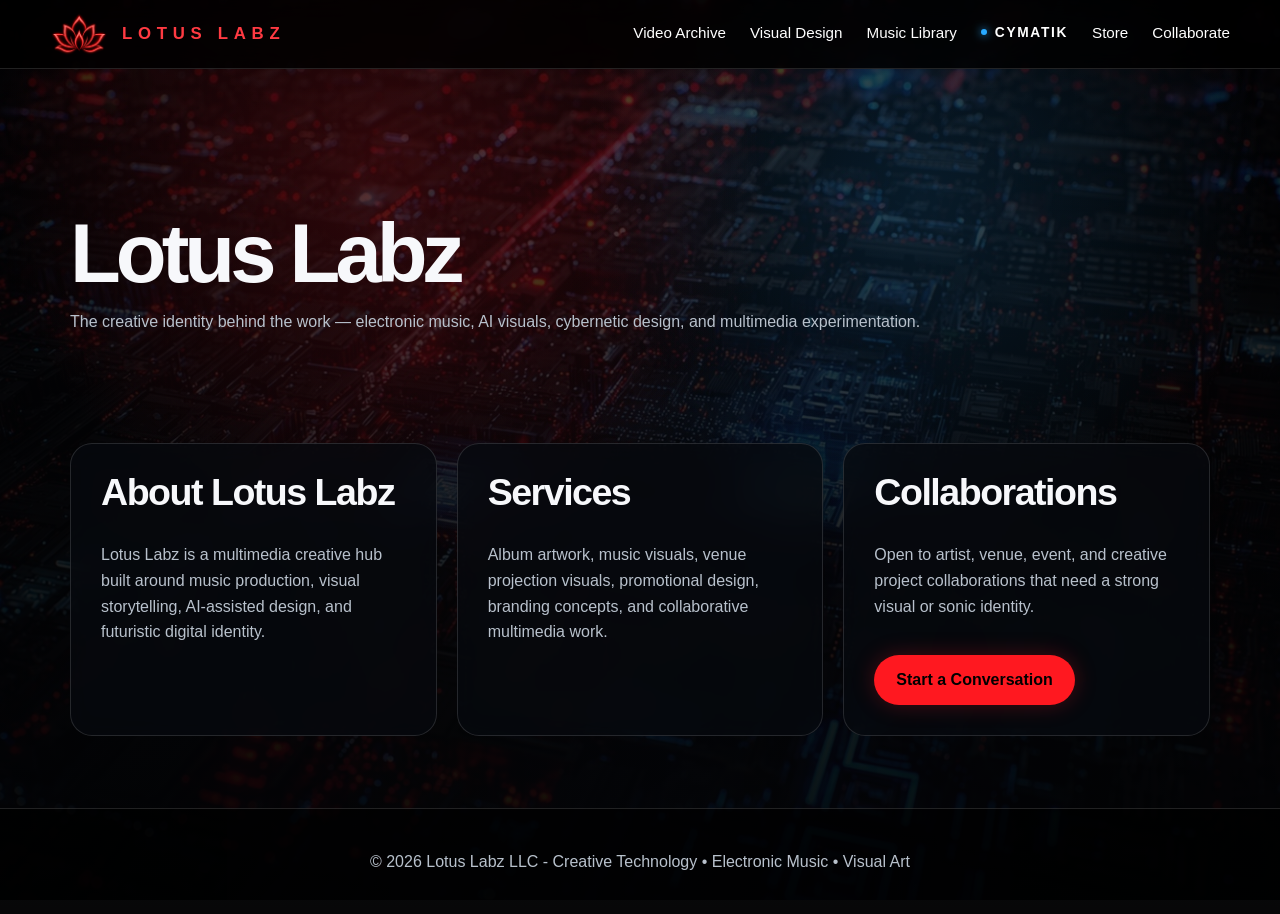
<file: projects.html>
<!DOCTYPE html><html lang="en"><head><meta charset="UTF-8"/><meta name="viewport" content="width=device-width, initial-scale=1.0"/><link rel="canonical" href="https://lotuslabz.net/projects.html"><title>Lotus Labz | Projects</title><meta name="description" content="Lotus Labz projects in creative technology, electronic music, and visual art."/><style>
:root{--bg:#040508;--panel:rgba(7,10,15,.78);--panel-strong:rgba(7,10,15,.9);--text:#f7f8fb;--muted:#b8c1cc;--accent:#ff1820;--blue:#28a9ff;--line:rgba(255,255,255,.13)}
*{box-sizing:border-box}html{scroll-behavior:smooth}body{margin:0;font-family:Arial,Helvetica,sans-serif;background:linear-gradient(rgba(4,5,8,.70),rgba(4,5,8,.94)),url("background.jpg") center/cover fixed no-repeat;color:var(--text);line-height:1.6}
body:before{content:"";position:fixed;inset:0;pointer-events:none;background:radial-gradient(circle at 30% 18%,rgba(255,24,32,.18),transparent 34%),radial-gradient(circle at 72% 22%,rgba(40,169,255,.15),transparent 30%),linear-gradient(90deg,rgba(0,0,0,.35),rgba(0,0,0,.08),rgba(0,0,0,.38));z-index:-1}
header{padding:18px 22px;border-bottom:1px solid var(--line);background:rgba(0,0,0,.8);backdrop-filter:blur(14px);position:sticky;top:0;z-index:10}
nav{display:flex;justify-content:space-between;align-items:center;max-width:1180px;margin:auto;gap:24px}nav ul{display:flex;list-style:none;gap:22px;padding:0;margin:0}nav a,a{color:white;text-decoration:none}nav a:hover,a:hover{color:var(--accent)}
.logo{height:96px;max-width:520px;object-fit:contain;filter:drop-shadow(0 0 14px rgba(255,24,32,.55))}
.hero{min-height:calc(100vh - 130px);max-width:1180px;margin:auto;padding:95px 20px 86px;display:flex;align-items:center}.hero-panel{max-width:920px;padding:46px;background:linear-gradient(135deg,rgba(0,0,0,.76),rgba(10,13,18,.5));border:1px solid rgba(255,255,255,.15);border-radius:28px;box-shadow:0 24px 90px rgba(0,0,0,.62);backdrop-filter:blur(10px)}.hero-brand{width:min(100%,920px);margin-bottom:24px;filter:drop-shadow(0 0 22px rgba(255,24,32,.55))}
.kicker{color:var(--accent);text-transform:uppercase;letter-spacing:.16em;font-weight:900;font-size:1.6rem;margin-bottom:18px}.hero h1{font-size:clamp(1.75rem,4vw,2.85rem);line-height:1.02;margin:0 0 20px;letter-spacing:-.04em}.hero p{color:var(--muted);font-size:1.1rem;max-width:720px}
section{max-width:1180px;margin:auto;padding:72px 20px}section h2{font-size:2.35rem;line-height:1;margin-top:0;letter-spacing:-.04em}.section-intro{color:var(--muted);max-width:820px;margin-bottom:28px}.grid{display:grid;grid-template-columns:repeat(3,1fr);gap:20px}.work-grid{display:grid;grid-template-columns:repeat(4,1fr);gap:18px}
.card,.work-card,.video-card{background:var(--panel);border:1px solid var(--line);border-radius:22px;padding:30px;backdrop-filter:blur(12px)}.work-card{min-height:210px;display:flex;flex-direction:column;justify-content:flex-end;background:linear-gradient(180deg,rgba(255,24,32,.14),rgba(0,0,0,.76)),rgba(7,10,15,.82)}.work-card h3{margin:0 0 8px}.work-card p,.card p,.page-title p,.placeholder p,.video-card p{color:var(--muted)}a.card,a.work-card{display:flex;color:var(--text);transition:.2s}a.card:hover,a.work-card:hover{transform:translateY(-4px);border-color:rgba(255,24,32,.72);box-shadow:0 0 34px rgba(255,24,32,.18),0 0 38px rgba(40,169,255,.08);color:var(--text)}
.btn{display:inline-block;margin-top:20px;background:var(--accent);color:black;padding:12px 22px;border-radius:999px;text-decoration:none;font-weight:bold;box-shadow:0 0 22px rgba(255,24,32,.26)}.btn.secondary{background:rgba(255,255,255,.08);color:var(--text);border:1px solid var(--line)}.button-row{display:flex;flex-wrap:wrap;gap:12px}
.page-title{max-width:1180px;margin:auto;padding:90px 20px 20px}.page-title h1{font-size:clamp(3rem,7vw,5.2rem);line-height:.94;margin-bottom:12px;letter-spacing:-.06em}.placeholder{background:var(--panel-strong);border:1px dashed rgba(255,255,255,.28);border-radius:22px;padding:34px;backdrop-filter:blur(12px)}
.video-stack{display:grid;gap:34px}.video-card{padding:0;overflow:hidden;background:linear-gradient(135deg,rgba(7,10,15,.92),rgba(7,10,15,.72));box-shadow:0 18px 70px rgba(0,0,0,.42)}.video-info{padding:24px 28px 30px}.video-info h3{margin:0 0 8px;font-size:clamp(1.6rem,3vw,2.35rem);letter-spacing:-.04em}.video-meta{display:inline-flex;color:var(--accent);font-size:.78rem;font-weight:800;letter-spacing:.16em;text-transform:uppercase;margin-bottom:12px}.video-frame{position:relative;width:100%;aspect-ratio:16/9;background:rgba(0,0,0,.65);border-bottom:1px solid var(--line)}.video-frame iframe{position:absolute;inset:0;width:100%;height:100%}
.year-block{margin-bottom:34px}.year-block h2{border-bottom:1px solid var(--line);padding-bottom:16px}.track-list{display:grid;gap:12px}.track-row{display:grid;grid-template-columns:auto 1fr auto;align-items:center;gap:14px;background:rgba(7,10,15,.76);border:1px solid var(--line);border-radius:16px;padding:14px 16px;transition:.2s}.track-row:hover{transform:translateX(4px);border-color:rgba(255,24,32,.72);box-shadow:0 0 24px rgba(255,24,32,.16)}.track-icon{width:34px;height:34px;border-radius:50%;display:grid;place-items:center;background:rgba(255,255,255,.08)}.track-name{font-weight:800}.track-note{color:var(--muted);font-size:.86rem}.track-action{color:var(--accent);font-weight:800;font-size:.84rem;white-space:nowrap}
.gallery-subsection{margin-bottom:48px}.gallery-grid{display:grid;grid-template-columns:repeat(3,1fr);gap:18px}.gallery-item{position:relative;display:block;overflow:hidden;border-radius:20px;border:1px solid var(--line);background:#000;aspect-ratio:1/1;transition:.2s}.gallery-item img{width:100%;height:100%;object-fit:cover;display:block;transition:.25s}.gallery-item:hover{transform:translateY(-4px);border-color:rgba(255,24,32,.72);box-shadow:0 0 32px rgba(255,24,32,.18)}.gallery-item:hover img{transform:scale(1.055);opacity:.82}.gallery-caption{position:absolute;inset:auto 0 0 0;padding:18px;background:linear-gradient(transparent,rgba(0,0,0,.88))}.gallery-caption h3{margin:0;font-size:1rem}.gallery-caption p{margin:4px 0 0;color:var(--muted);font-size:.82rem}
.lightbox{display:none;position:fixed;z-index:50;inset:0;background:rgba(0,0,0,.92);align-items:center;justify-content:center;padding:30px}.lightbox:target{display:flex}.lightbox-content{max-width:min(96vw,1200px);max-height:90vh;text-align:center}.lightbox img{max-width:100%;max-height:78vh;object-fit:contain;border-radius:16px;box-shadow:0 0 50px rgba(255,24,32,.22)}.lightbox-close{position:fixed;top:20px;right:26px;font-size:2rem;color:white}
.contact-card{background:linear-gradient(135deg,rgba(255,24,32,.14),rgba(40,169,255,.08)),var(--panel-strong)}.platforms{display:grid;grid-template-columns:repeat(2,minmax(0,1fr));gap:22px;margin-top:22px}.socials{display:flex;flex-wrap:wrap;gap:12px;margin-top:10px}.socials a{border:1px solid var(--line);border-radius:999px;padding:8px 12px;background:rgba(255,255,255,.06)}
footer{text-align:center;padding:40px 20px;border-top:1px solid var(--line);color:var(--muted);background:rgba(0,0,0,.62)}
@media(max-width:900px){.grid,.work-grid,.gallery-grid,.platforms{grid-template-columns:1fr}.hero{min-height:auto;padding:72px 18px}.hero-panel{padding:26px}nav{align-items:flex-start;gap:16px;flex-direction:column}nav ul{flex-wrap:wrap;gap:14px}.logo{height:70px;max-width:360px}.track-row{grid-template-columns:auto 1fr}.track-action{grid-column:2}}
</style><link rel="stylesheet" href="assets/site.css"><script src="assets/site.js"></script></head><body><header class="site-header"><nav class="site-nav" aria-label="Primary"><a class="brand" href="index.html" aria-label="Lotus Labz home"><img class="brand-mark" src="assets/lotus-labz-mark-red-v2-web.png" alt=""><span class="brand-word">Lotus Labz</span></a><button type="button" class="nav-toggle" aria-expanded="false" aria-controls="site-menu" aria-label="Open menu"><span class="bars"></span></button><ul class="site-menu" id="site-menu"><li><a href="visuals.html">Video Archive</a></li><li><a href="design.html">Visual Design</a></li><li><a href="music.html">Music Library</a></li><li><a class="nav-cymatik" href="cymatik/">CYMATIK</a></li><li><a href="store/">Store</a></li><li><a href="lotus-labz.html">Collaborate</a></li></ul></nav></header><div class="page-title"><h1>Lotus Labz</h1><p>The creative identity behind the work — electronic music, AI visuals, cybernetic design, and multimedia experimentation.</p></div><section><div class="grid"><div class="card"><h2>About Lotus Labz</h2><p>Lotus Labz is a multimedia creative hub built around music production, visual storytelling, AI-assisted design, and futuristic digital identity.</p></div><div class="card"><h2>Services</h2><p>Album artwork, music visuals, venue projection visuals, promotional design, branding concepts, and collaborative multimedia work.</p></div><div class="card"><h2>Collaborations</h2><p>Open to artist, venue, event, and creative project collaborations that need a strong visual or sonic identity.</p><a class="btn" href="mailto:jynx@lotuslabz.net">Start a Conversation</a></div></div></section><footer>© 2026 Lotus Labz LLC - Creative Technology • Electronic Music • Visual Art</footer></body></html>
</file>
<file: assets/site.css>
/* Lotus Labz shared header + bridge styles. Loaded last on every page so it wins over per-page legacy header rules. */

/* Skip to main content — visually hidden until focused by keyboard */
.skip-link{position:absolute;left:50%;top:-100%;transform:translateX(-50%);padding:10px 22px;background:#ff1820;color:#fff;font-weight:700;font-size:.9rem;text-decoration:none;border-radius:0 0 8px 8px;white-space:nowrap;z-index:999;transition:top .15s}
.skip-link:focus{top:0;outline:2px solid #fff;outline-offset:2px}
.site-header{padding:12px 22px;border-bottom:1px solid rgba(255,255,255,.13);background:rgba(0,0,0,.84);-webkit-backdrop-filter:blur(14px);backdrop-filter:blur(14px);position:sticky;top:0;z-index:30}
.site-header .site-nav{display:flex;flex-direction:row;align-items:center;justify-content:space-between;max-width:1180px;margin:0 auto;gap:24px}
.site-header .brand{display:flex;align-items:center;gap:14px;flex:none;color:#fff;text-decoration:none}
.site-header .brand-mark{display:block;height:44px;width:auto}
.site-header .brand-word{color:#ff3a42;font-weight:800;font-size:1.05rem;letter-spacing:.34em;text-transform:uppercase;white-space:nowrap}
.site-header .brand:hover .brand-word{color:#fff}
.site-header .site-menu{display:flex;flex-direction:row;flex-wrap:nowrap;align-items:center;gap:4px 24px;list-style:none;padding:0;margin:0}
.site-header .site-menu a{display:inline-block;color:#fff;text-decoration:none;font-size:.95rem;padding:6px 0;border-bottom:2px solid transparent;white-space:nowrap}
.site-header .site-menu a:hover{color:#ff1820}
.site-header .site-menu a[aria-current="page"]{color:#ff3a42;font-weight:800;border-bottom-color:#ff3a42}
.site-header .site-menu a.nav-cymatik{font-weight:800;letter-spacing:.12em;text-transform:uppercase;font-size:.86rem}
.site-header .site-menu a.nav-cymatik:before{content:"";display:inline-block;width:6px;height:6px;border-radius:50%;background:#28a9ff;box-shadow:0 0 9px #28a9ff;margin-right:8px;vertical-align:middle;position:relative;top:-1px}
.site-header .nav-toggle{display:none;flex:none;width:44px;height:44px;padding:0;border:1px solid rgba(255,255,255,.22);border-radius:12px;background:rgba(255,255,255,.04);cursor:pointer;position:relative;color:#fff}
.site-header .nav-toggle:hover{border-color:#ff1820}
.site-header .nav-toggle .bars,.site-header .nav-toggle .bars:before,.site-header .nav-toggle .bars:after{display:block;position:absolute;left:12px;width:18px;height:2px;border-radius:2px;background:#fff;content:"";transition:transform .2s,opacity .2s,top .2s}
.site-header .nav-toggle .bars{top:21px}
.site-header .nav-toggle .bars:before{left:0;top:-6px}
.site-header .nav-toggle .bars:after{left:0;top:6px}
.site-header .nav-toggle[aria-expanded="true"] .bars{background:transparent}
.site-header .nav-toggle[aria-expanded="true"] .bars:before{top:0;transform:rotate(45deg)}
.site-header .nav-toggle[aria-expanded="true"] .bars:after{top:0;transform:rotate(-45deg)}

@media(max-width:1000px){
  .site-header{padding:10px 16px}
  .site-header .brand-mark{height:38px}
  .site-header .brand-word{font-size:.84rem;letter-spacing:.24em}
  /* no-JS fallback: links wrap in a compact row under the brand */
  .site-header .site-nav{flex-wrap:wrap}
  .site-header .site-menu{flex-wrap:wrap;gap:2px 16px;width:100%}
  /* JS present: collapse into a toggle menu */
  .nav-js .site-header .nav-toggle{display:block}
  .nav-js .site-header .site-nav{flex-wrap:nowrap}
  .nav-js .site-header .site-menu{display:none;position:absolute;left:0;right:0;top:100%;flex-direction:column;align-items:stretch;gap:0;width:auto;padding:6px 16px 14px;background:rgba(4,5,8,.97);border-bottom:1px solid rgba(255,24,32,.4);box-shadow:0 24px 40px rgba(0,0,0,.6)}
  .nav-js .site-header .site-menu.is-open{display:flex}
  .nav-js .site-header .site-menu li{border-top:1px solid rgba(255,255,255,.09)}
  .nav-js .site-header .site-menu li:first-child{border-top:0}
  .nav-js .site-header .site-menu a{display:block;padding:14px 4px;font-size:1rem;border-bottom:0}
  .nav-js .site-header .site-menu a[aria-current="page"]{box-shadow:inset 3px 0 0 #ff3a42;padding-left:12px}
}

/* "Lineage" band: ties creative pages back to the CYMATIK direction without rewriting their content */
.lineage{max-width:1180px;margin:10px auto 0;padding:0 20px 56px}
.lineage-inner{display:flex;align-items:center;justify-content:space-between;gap:24px;padding:22px 26px;border:1px solid rgba(255,255,255,.13);border-left:3px solid #ff1820;border-radius:18px;background:linear-gradient(90deg,rgba(255,24,32,.09),rgba(7,10,15,.8) 55%),rgba(7,10,15,.8);-webkit-backdrop-filter:blur(10px);backdrop-filter:blur(10px)}
.lineage-copy{margin:0;color:#b8c1cc;line-height:1.6;max-width:760px}
.lineage-copy strong{display:block;color:#f7f8fb;font-size:1.05rem;margin-bottom:4px}
.lineage-link{flex:none;color:#fff;text-decoration:none;font-weight:800;letter-spacing:.08em;text-transform:uppercase;font-size:.82rem;padding:12px 20px;border:1px solid rgba(40,169,255,.6);border-radius:999px;white-space:nowrap}
.lineage-link:hover{color:#fff;border-color:#ff1820;box-shadow:0 0 22px rgba(255,24,32,.28)}
@media(max-width:700px){.lineage{padding:0 16px 44px}.lineage-inner{flex-direction:column;align-items:flex-start;padding:20px}.lineage-link{width:100%;text-align:center}}
.eyebrow-lead{margin-bottom:12px}
/* Store: product facts + services row (storefront.css provides .tier, .shell, .status, .btn) */
.store-facts{padding-bottom:36px}
.store-facts .tier-grid{grid-template-columns:repeat(2,1fr)}
.store-facts dl{margin:12px 0 0;display:grid;grid-template-columns:auto 1fr;gap:8px 18px;color:#b8c1cc;font-size:.95rem}
.store-facts dt{color:#f7f8fb;font-weight:800}
.store-facts dd{margin:0}
.store-facts .tier p{margin:8px 0 0;color:#b8c1cc;font-size:.95rem}
.store-facts .button-row{margin-top:16px}
@media(max-width:900px){.store-facts .tier-grid{grid-template-columns:1fr}}
@media(max-width:560px){.store-facts dl{grid-template-columns:1fr;gap:2px 0}.store-facts dd{margin-bottom:12px}}
</file>
<file: assets/storefront.css>
:root{--bg:#040508;--panel:rgba(7,10,15,.8);--panel-strong:rgba(4,7,12,.94);--text:#f7f8fb;--muted:#b8c1cc;--accent:#ff1820;--blue:#28a9ff;--violet:#a677ff;--line:rgba(255,255,255,.14)}
*{box-sizing:border-box}
html{scroll-behavior:smooth}
body{margin:0;font-family:Arial,Helvetica,sans-serif;background:linear-gradient(rgba(4,5,8,.66),rgba(4,5,8,.96)),url("../background.jpg") center/cover fixed no-repeat;color:var(--text);line-height:1.6}
body:before{content:"";position:fixed;inset:0;pointer-events:none;background:radial-gradient(circle at 18% 12%,rgba(255,24,32,.2),transparent 30%),radial-gradient(circle at 78% 18%,rgba(40,169,255,.18),transparent 30%),linear-gradient(90deg,rgba(0,0,0,.4),rgba(0,0,0,.08),rgba(0,0,0,.45));z-index:-1}
a{color:var(--text);text-decoration:none}
a:hover{color:var(--accent)}
img,video{max-width:100%}
header{padding:18px 22px;border-bottom:1px solid var(--line);background:rgba(0,0,0,.84);backdrop-filter:blur(14px);position:sticky;top:0;z-index:20}
nav{display:flex;justify-content:space-between;align-items:center;max-width:1180px;margin:auto;gap:24px}
nav ul{display:flex;align-items:center;list-style:none;gap:22px;padding:0;margin:0}
nav a[aria-current="page"]{color:var(--accent);font-weight:800}
.logo{height:72px;width:72px;object-fit:contain;filter:drop-shadow(0 0 14px rgba(255,24,32,.55));mix-blend-mode:lighten}
.shell{max-width:1180px;margin:auto;padding:0 20px}
.visually-hidden{position:absolute;width:1px;height:1px;padding:0;margin:-1px;overflow:hidden;clip:rect(0,0,0,0);white-space:nowrap;border:0}
.eyebrow{display:inline-flex;align-items:center;gap:10px;color:#ff3940;font-size:.82rem;font-weight:900;letter-spacing:.18em;text-transform:uppercase}
.eyebrow:before{content:"";width:34px;height:1px;background:linear-gradient(90deg,var(--accent),var(--blue))}
.btn{display:inline-flex;align-items:center;justify-content:center;gap:10px;min-height:48px;padding:12px 21px;border:1px solid transparent;border-radius:999px;background:var(--accent);color:#050608;font-weight:900;box-shadow:0 0 26px rgba(255,24,32,.25);transition:transform .2s ease,box-shadow .2s ease,border-color .2s ease,background .2s ease}
.btn:hover{color:#050608;transform:translateY(-2px);box-shadow:0 0 36px rgba(255,24,32,.34)}
.btn.secondary{background:rgba(255,255,255,.07);border-color:var(--line);color:var(--text);box-shadow:none}
.btn.secondary:hover{color:var(--text);border-color:rgba(40,169,255,.7);box-shadow:0 0 28px rgba(40,169,255,.16)}
.btn.coming{background:rgba(255,255,255,.055);border-color:rgba(255,255,255,.16);color:rgba(255,255,255,.68);box-shadow:none;cursor:default}
.button-row{display:flex;flex-wrap:wrap;gap:12px}
.status{display:inline-flex;align-items:center;align-self:flex-start;padding:7px 11px;border:1px solid rgba(255,255,255,.18);border-radius:999px;color:#d9dce3;font-size:.75rem;font-weight:900;letter-spacing:.15em;text-transform:uppercase;background:rgba(255,255,255,.055)}

/* ── Store page ─────────────────────────────────────────── */
.store-hero{padding:82px 0 36px}
.store-hero h1{font-size:clamp(3.6rem,10vw,7.6rem);line-height:.82;letter-spacing:-.075em;margin:20px 0 0}
.store-products{padding-bottom:92px}

/* CYMATIK cinematic showcase card */
.cymatik-showcase{border:1px solid rgba(255,24,32,.28);border-radius:28px;overflow:hidden;background:#000;box-shadow:0 0 0 1px rgba(255,24,32,.10),0 32px 120px rgba(0,0,0,.72),0 0 60px rgba(255,24,32,.08);margin-top:40px;transition:box-shadow .35s ease,border-color .35s ease}
.cymatik-showcase:hover{border-color:rgba(255,24,32,.5);box-shadow:0 0 0 1px rgba(255,24,32,.22),0 36px 130px rgba(0,0,0,.76),0 0 80px rgba(255,24,32,.14)}
.cymatik-showcase-link{display:block;line-height:0}
.cymatik-showcase-img{display:block;width:100%;height:auto}
.cymatik-showcase-bar{display:flex;align-items:center;justify-content:space-between;gap:20px;padding:20px 28px;border-top:1px solid rgba(255,255,255,.10);background:rgba(4,5,8,.92)}

/* ── CYMATIK product page ───────────────────────────────── */
.product-hero{padding:38px 0 34px}
.product-layout{display:grid;grid-template-columns:minmax(0,.85fr) minmax(0,1.35fr);gap:34px;align-items:center}
.product-copy h1{font-size:clamp(2.8rem,6.2vw,4.8rem);line-height:.9;letter-spacing:-.055em;margin:16px 0 14px}
.product-copy .tagline{color:#fff;font-size:clamp(.9rem,1.5vw,1.1rem);letter-spacing:.2em;text-transform:uppercase;margin-bottom:20px}
.product-copy>p{color:var(--muted);font-size:1.05rem;max-width:560px;margin:0 0 14px}.product-copy>p.lead{color:#e6eaf0}.product-copy>p.concept{color:var(--text);font-size:clamp(1.15rem,1.9vw,1.4rem);font-weight:700;line-height:1.3;letter-spacing:-.01em;margin:6px 0 22px}button.btn{font:inherit;font-weight:900;cursor:pointer}
.product-visual{overflow:hidden;border:1px solid rgba(255,255,255,.17);border-radius:28px;background:#000;box-shadow:0 30px 100px rgba(0,0,0,.65),0 0 48px rgba(40,169,255,.1)}
.product-visual img{display:block;width:100%;height:auto}
.proof-strip{display:grid;grid-template-columns:repeat(4,1fr);gap:1px;border:1px solid var(--line);border-radius:20px;overflow:hidden;background:var(--line);margin-top:28px}
.proof{padding:18px 20px;background:rgba(5,8,13,.94)}
.proof strong{display:block;font-size:1rem;margin-bottom:5px}
.proof span{color:var(--muted);font-size:.86rem}
.section{padding:54px 0}
.section-head{max-width:780px;margin-bottom:26px}
.section-head h2{font-size:clamp(1.75rem,3.3vw,2.6rem);line-height:1.08;letter-spacing:-.035em;margin:12px 0 14px}
.section-head p{color:var(--muted);font-size:1.02rem}

/* Demo frame — structured to accept 32:9 ultrawide footage later */
.demo-frame{overflow:hidden;border:1px solid rgba(255,255,255,.18);border-radius:28px;background:#000;box-shadow:0 28px 90px rgba(0,0,0,.62)}
.demo-video{display:block;width:100%;height:auto;background:#000}
.demo-frame--wide .demo-video{aspect-ratio:16/9}
.demo-caption{display:flex;justify-content:space-between;gap:24px;align-items:center;padding:18px 22px;border-top:1px solid var(--line);background:rgba(5,8,13,.95)}
.demo-caption p{margin:0;color:var(--muted)}
.demo-caption strong{color:var(--text)}

.feature-grid{display:grid;grid-template-columns:repeat(3,1fr);gap:18px}
.feature{position:relative;overflow:hidden;min-height:270px;padding:30px;border:1px solid var(--line);border-radius:24px;background:linear-gradient(155deg,rgba(255,24,32,.11),rgba(40,169,255,.045) 48%,rgba(4,7,12,.9));box-shadow:0 18px 55px rgba(0,0,0,.35)}
.feature:before{content:attr(data-number);position:absolute;right:18px;top:5px;color:rgba(255,255,255,.045);font-size:6.5rem;font-weight:900;line-height:1}
.feature h3{position:relative;font-size:1.55rem;line-height:1.05;margin:86px 0 12px}
.feature p{position:relative;color:var(--muted);margin:0}
.control-grid{display:grid;grid-template-columns:repeat(2,1fr);gap:18px}
.control-card{padding:24px 26px;border:1px solid var(--line);border-radius:22px;background:rgba(5,8,13,.8)}
.control-card h3{margin:0 0 8px;font-size:1.2rem}
.control-card p{margin:0;color:var(--muted)}
.requirements{display:grid;grid-template-columns:1fr 1fr;gap:22px;padding:30px;border:1px solid var(--line);border-radius:26px;background:linear-gradient(135deg,rgba(5,8,13,.96),rgba(9,8,18,.86))}
.requirements h3{margin:0 0 12px;font-size:1.7rem}.requirements p{margin:0;color:var(--muted)}
.requirements ul{margin:0;padding-left:20px;color:var(--muted)}.requirements li+li{margin-top:8px}
.release-cta{position:relative;overflow:hidden;text-align:center;margin:18px auto 72px;padding:52px 24px;max-width:1140px;border:1px solid rgba(255,255,255,.17);border-radius:30px;background:radial-gradient(circle at 50% 0%,rgba(166,119,255,.22),transparent 37%),radial-gradient(circle at 18% 80%,rgba(255,24,32,.18),transparent 35%),rgba(4,6,11,.94);box-shadow:0 30px 100px rgba(0,0,0,.62)}
.release-cta h2{font-size:clamp(2rem,4.6vw,3.4rem);line-height:1;letter-spacing:-.045em;margin:14px 0 14px}.release-cta p{max-width:620px;margin:0 auto 22px;color:var(--muted);font-size:1.05rem}.release-cta .button-row{justify-content:center}
.faq{display:grid;gap:12px}.faq details{border:1px solid var(--line);border-radius:18px;background:rgba(5,8,13,.82);padding:0 22px}.faq summary{cursor:pointer;font-weight:800;padding:18px 0}.faq p{color:var(--muted);margin:0;padding:0 0 20px}
footer{text-align:center;padding:40px 20px;border-top:1px solid var(--line);color:var(--muted);background:rgba(0,0,0,.66)}

/* ── Phase 1: brand lockup (v2 mark; no scale hack) ─────── */
.brand{display:flex;align-items:center;gap:14px;flex:none}
.brand-mark{display:block;height:46px;width:auto}
.brand-word{color:#ff3a42;font-weight:800;font-size:1.05rem;letter-spacing:.34em;text-transform:uppercase;white-space:nowrap}
.brand:hover .brand-word{color:#fff}

/* ── Phase 1: in-place demo launcher (card -> video) ────── */
.cymatik-stage{position:relative;overflow:hidden;background:#000}
.product-visual .cymatik-stage{display:block}
.cymatik-promo{position:relative;display:block;opacity:1;visibility:visible;transition:opacity .4s ease,visibility 0s linear 0s}
.cymatik-card{display:block;width:100%;height:auto}
.cymatik-trigger{position:absolute;transform:translate(-50%,-50%);margin:0;padding:0;border:0;background:transparent;-webkit-appearance:none;appearance:none;cursor:pointer;min-width:44px;min-height:44px;transition:background-color .25s ease,box-shadow .25s ease}
.cymatik-trigger:focus-visible{outline:2px solid var(--blue);outline-offset:4px}
.cymatik-trigger--watchproto{left:84%;top:87.5%;width:22%;height:9%;border-radius:999px}
.cymatik-trigger--watchproto:hover{background:rgba(255,255,255,.1);box-shadow:0 0 22px rgba(255,24,32,.28)}
.cymatik-player{position:absolute;inset:0;opacity:0;visibility:hidden;background:#000;transition:opacity .4s ease,visibility 0s linear .4s}
.cymatik-video{display:block;width:100%;height:100%;object-fit:contain;background:#000}
.cymatik-stage.is-playing .cymatik-promo{opacity:0;visibility:hidden;transition:opacity .4s ease,visibility 0s linear .4s}
.cymatik-stage.is-playing .cymatik-player{opacity:1;visibility:visible;transition:opacity .4s ease,visibility 0s linear 0s}
.cymatik-close{position:absolute;top:14px;right:14px;z-index:3;display:flex;align-items:center;justify-content:center;width:44px;height:44px;font-size:1.5rem;line-height:1;color:var(--text);background:rgba(0,0,0,.62);border:1px solid var(--line);border-radius:50%;cursor:pointer;transition:background-color .2s ease,border-color .2s ease}
.cymatik-close:hover{background:rgba(0,0,0,.85);border-color:rgba(255,255,255,.4)}
.cymatik-close:focus-visible{outline:2px solid var(--blue);outline-offset:3px}
.product-visual .demo-caption{padding:14px 20px}
.product-visual .demo-caption p{font-size:.94rem;line-height:1.45}

/* ── Phase 1: concept, tiers, audiences ─────────────────── */
.concept-grid{display:grid;grid-template-columns:minmax(0,1.05fr) minmax(0,.95fr);gap:40px;align-items:center}
.concept-grid .section-head{margin-bottom:0}
.pull{color:var(--text)!important;font-weight:700;border-left:2px solid var(--accent);padding-left:16px;margin-top:22px}
.model{padding:26px;border:1px solid var(--line);border-radius:22px;background:rgba(5,8,13,.8)}
.model-row{display:grid;gap:6px;padding:14px 0}
.model-row+.model-row{border-top:1px solid var(--line)}
.model-label{font-size:.72rem;font-weight:900;letter-spacing:.18em;text-transform:uppercase;color:var(--muted)}
.model-row--cymatik .model-label{color:#ff3940}
.model-flow{font-size:1.05rem;line-height:1.5;color:var(--muted)}
.model-row--cymatik .model-flow{color:var(--text);font-weight:700}
.model-flow i{font-style:normal;color:var(--blue);padding:0 .25em}
.model-note{margin:12px 0 0;color:var(--muted);font-size:.92rem}
.play-band{padding-top:6px;padding-bottom:6px;text-align:center}
.play-band p{max-width:760px;margin:12px auto 0;font-size:clamp(1.15rem,2vw,1.5rem);line-height:1.4;font-weight:700;letter-spacing:-.015em}
.tier-grid{display:grid;grid-template-columns:repeat(3,1fr);gap:16px}
.tier{padding:24px 24px 18px;border:1px solid var(--line);border-radius:22px;background:rgba(5,8,13,.82)}
.tier--built{border-color:rgba(255,24,32,.4);background:linear-gradient(160deg,rgba(255,24,32,.09),rgba(5,8,13,.86) 55%)}
.tier--rnd{border-color:rgba(40,169,255,.32)}
.tier--next{border-style:dashed;border-color:rgba(255,255,255,.22)}
.tier-label{display:inline-block;font-size:.72rem;font-weight:900;letter-spacing:.18em;text-transform:uppercase;color:#ff3940}
.tier--rnd .tier-label{color:var(--blue)}.tier--next .tier-label{color:var(--muted)}
.tier h3{margin:8px 0 12px;font-size:1.2rem}
.tier ul{margin:0;padding-left:18px;color:var(--muted);font-size:.95rem}
.tier li+li{margin-top:10px}
.tier li strong{color:var(--text)}
.src{display:inline-block;margin-left:2px;padding:1px 8px;border:1px solid rgba(255,255,255,.2);border-radius:999px;font-style:normal;font-size:.68rem;font-weight:800;letter-spacing:.08em;text-transform:uppercase;color:#d9dce3;white-space:nowrap}
.tier--dev{border-color:rgba(166,119,255,.36)}.tier--dev .tier-label{color:#b58cff}
.tier-intro{margin:-4px 0 12px;color:var(--muted);font-size:.84rem}
.tier--wide{margin-top:16px;padding:20px 24px}.tier--wide p{margin:8px 0 0;color:var(--muted);font-size:.95rem}.tier--wide strong{color:var(--text)}
.tier-note{margin:16px 0 0;color:var(--muted);font-size:.9rem}.tier-note strong{color:var(--text)}
.audience-grid{display:grid;grid-template-columns:repeat(4,1fr);gap:16px}

@media(max-width:900px){
  header{padding:14px 18px}
  nav{align-items:flex-start;flex-direction:column;gap:12px}
  nav ul{flex-wrap:wrap;gap:12px 16px}
  .logo{height:56px;width:56px}
  .brand-mark{height:40px}
  .brand-word{font-size:.92rem;letter-spacing:.28em}
  .concept-grid{grid-template-columns:1fr;gap:26px}
  .tier-grid{grid-template-columns:1fr}
  .audience-grid{grid-template-columns:repeat(2,1fr)}
  .store-hero{padding-top:56px}
  .product-layout,.requirements{grid-template-columns:1fr}
  .product-copy{order:1}
  .product-visual{order:0}
  .proof-strip{grid-template-columns:repeat(2,1fr)}
  .feature-grid{grid-template-columns:1fr}
  .control-grid{grid-template-columns:1fr}
  .demo-caption{align-items:flex-start;flex-direction:column}
  .section{padding:44px 0}
  .product-hero{padding-top:26px}
  .release-cta{margin-bottom:52px}
  .cymatik-showcase-bar{flex-direction:column;align-items:flex-start}
}
@media(max-width:560px){
  .shell{padding:0 14px}
  .store-hero h1,.product-copy h1{font-size:3.6rem}
  .proof-strip{grid-template-columns:1fr}
  .audience-grid{grid-template-columns:1fr}
  .brand-word{letter-spacing:.22em}
  .feature{min-height:235px}
  .feature h3{margin-top:64px}
  .button-row .btn{width:100%}
  .demo-caption{padding:16px}
  .release-cta{border-radius:22px;padding:54px 18px}
  .cymatik-showcase{border-radius:20px}
  .cymatik-showcase-bar{padding:16px 18px}
}
@media(prefers-reduced-motion:reduce){html{scroll-behavior:auto}.btn,.cymatik-showcase,.cymatik-promo,.cymatik-player,.cymatik-trigger,.cymatik-close{transition:none}}
</file>
<file: assets/cymatik-features.css>
/* CYMATIK page: instrument feature story. Loaded only by /cymatik/. Uses the variables defined in storefront.css. */
:root{--exp:#ffb454;--exp-rgb:255,180,84;--glass:rgba(7,10,16,.74)}
html{scroll-padding-top:84px}
.xtag{display:inline-flex;align-items:center;gap:6px;padding:3px 10px;border:1px solid rgba(var(--exp-rgb),.6);border-radius:999px;color:var(--exp);background:rgba(var(--exp-rgb),.08);font-size:.68rem;font-weight:900;letter-spacing:.16em;text-transform:uppercase;white-space:nowrap}
.xtag:before{content:"";width:6px;height:6px;border-radius:50%;background:var(--exp);box-shadow:0 0 8px var(--exp)}
.scope-note{margin:12px 0 0;padding-left:14px;border-left:2px solid var(--blue);color:var(--muted);font-size:.92rem}

/* Shared glass surface (same language as .control-card and .tier, with a soft blur) */
.node,.rack,.tile,.rig-row,.glass,.callout,.optics,.keys,.step,.note,.deep{backdrop-filter:blur(10px);-webkit-backdrop-filter:blur(10px)}

/* 01 Five systems: tinted glass cards, numbered in signal order */
.chain{list-style:none;margin:0;padding:0;display:grid;grid-template-columns:repeat(6,minmax(0,1fr));gap:18px}
.node{--c:#ff3940;--cr:255,57,64;position:relative;grid-column:span 2;padding:20px 22px 18px;border:1px solid rgba(var(--cr),.42);border-top:3px solid var(--c);border-radius:22px;background:linear-gradient(165deg,rgba(var(--cr),.17),rgba(6,9,14,.88) 62%);box-shadow:0 20px 50px rgba(0,0,0,.5),0 0 34px -12px rgba(var(--cr),.55),inset 0 1px 0 rgba(255,255,255,.07)}
.node:nth-child(n+4){grid-column:span 3}
.node--physics{--c:#28a9ff;--cr:40,169,255}.node--structure{--c:#a677ff;--cr:166,119,255}.node--appearance{--c:#cfe0ff;--cr:207,224,255}.node--color{--c:#ff7ab8;--cr:255,122,184}
.node-idx{position:absolute;top:16px;right:18px;display:grid;place-items:center;width:38px;height:38px;border:1px solid rgba(var(--cr),.7);border-radius:50%;background:rgba(var(--cr),.12);box-shadow:0 0 14px rgba(var(--cr),.3);font-size:.82rem;font-weight:900;letter-spacing:.04em;color:var(--c)}
.node h3{margin:2px 0 4px;font-size:1.12rem;letter-spacing:.16em;color:var(--c)}
.node--color h3{background:linear-gradient(90deg,#ff3940,#a677ff,#28a9ff);-webkit-background-clip:text;background-clip:text;color:transparent}
.node .how{margin:0 0 6px;font-weight:800;line-height:1.3}
.node p{margin:0;color:var(--muted);font-size:.88rem;line-height:1.5}
.node p.how{color:var(--text)}
.node .xtag{margin:0 0 8px}
.chips{list-style:none;margin:12px 0 0;padding:0;display:flex;flex-wrap:wrap;gap:6px}
.chips li{padding:3px 9px;border:1px solid rgba(255,255,255,.16);border-radius:999px;color:#d4dae3;font-size:.72rem;letter-spacing:.02em}
.node .chips li{border-color:rgba(var(--cr),.35);background:rgba(var(--cr),.07)}
.chain-foot{margin:16px 0 0;color:var(--muted);font-size:.93rem;max-width:760px}
.chain-foot strong{color:var(--text)}

/* 02 Worlds and materials: two numbered panels of name-first tiles */
.racks{display:grid;gap:14px;counter-reset:step}
.rack{padding:16px 18px 18px;border:1px solid rgba(40,169,255,.34);border-radius:22px;background:var(--glass)}
.rack--mats{border-color:rgba(255,24,32,.36);background:linear-gradient(160deg,rgba(255,24,32,.07),var(--glass) 55%)}
.rack-title{display:flex;align-items:center;gap:10px;margin:0 0 12px;font-size:.78rem;font-weight:900;letter-spacing:.2em;text-transform:uppercase;color:var(--blue)}
.rack-title:before{counter-increment:step;content:counter(step);display:inline-grid;place-items:center;width:24px;height:24px;border:1px solid currentColor;border-radius:50%;font-size:.72rem;letter-spacing:0}
.rack-title:after{content:"";flex:1;height:1px;background:linear-gradient(90deg,currentColor,transparent);opacity:.35}
.rack--mats .rack-title{color:#ff3940}
.tiles{display:grid;gap:10px;grid-template-columns:repeat(4,minmax(0,1fr))}
.rack--mats .tiles{grid-template-columns:repeat(5,minmax(0,1fr))}
.tile{padding:14px 16px 14px;border:1px solid rgba(40,169,255,.24);border-radius:16px;background:linear-gradient(160deg,rgba(40,169,255,.1),rgba(255,255,255,.02))}
.rack--mats .tile{border-color:rgba(255,24,32,.26);background:linear-gradient(160deg,rgba(255,24,32,.1),rgba(255,255,255,.02))}
.tile:has(.xtag){border-color:rgba(var(--exp-rgb),.45)}
.tile-head{display:flex;flex-wrap:wrap;align-items:center;justify-content:space-between;gap:6px 10px;margin-bottom:5px}
.tile h3{margin:0;font-size:1.3rem;line-height:1.1;letter-spacing:.1em}
.tile .xtag{font-size:.56rem;padding:2px 8px;letter-spacing:.12em}
.tile p{margin:0;color:var(--muted);font-size:.82rem;line-height:1.45}
.rack-foot{margin:12px 0 0;color:var(--muted);font-size:.9rem}

/* 03 Circumferential physics: compact card, small supporting illustration */
.callout{display:grid;grid-template-columns:minmax(0,1fr) 200px;gap:28px;align-items:center;padding:24px 28px;border:1px solid var(--line);border-radius:26px;background:radial-gradient(circle at 100% 0%,rgba(166,119,255,.16),transparent 55%),var(--glass);box-shadow:0 22px 60px rgba(0,0,0,.4)}
.callout h2,.callout h3{font-size:clamp(1.55rem,2.6vw,2.1rem);line-height:1.08;letter-spacing:-.035em;margin:8px 0 8px}
.callout>div>p{margin:0 0 4px;color:var(--muted);font-size:.93rem}
.callout .eyebrow-row{display:flex;flex-wrap:wrap;align-items:center;gap:12px}
.dials{margin:14px 0;display:grid;grid-template-columns:repeat(3,minmax(0,1fr));gap:10px}
.dial{padding:12px 14px;border:1px solid rgba(166,119,255,.4);border-top:2px solid #a677ff;border-radius:14px;background:linear-gradient(165deg,rgba(166,119,255,.14),rgba(166,119,255,.03))}
.dial b{display:block;margin-bottom:4px;letter-spacing:.14em;font-size:.86rem;color:#c2a2ff}
.dial span{display:block;color:var(--muted);font-size:.8rem;line-height:1.45}
.ring-wrap{display:flex;justify-content:center;align-items:center}
.ring{width:100%;max-width:190px;height:auto;opacity:.92;filter:drop-shadow(0 0 16px rgba(166,119,255,.3))}

/* 04 CHRMZ optics */
.optics{display:grid;grid-template-columns:minmax(0,1fr) minmax(0,1fr);gap:26px;align-items:center;padding:24px 28px;border:1px dashed rgba(var(--exp-rgb),.55);border-radius:24px;background:linear-gradient(135deg,rgba(var(--exp-rgb),.07),var(--glass) 60%)}
.optics-head{display:flex;flex-wrap:wrap;align-items:center;gap:12px;margin-bottom:6px}
.optics h3{margin:0;font-size:1.3rem;letter-spacing:.14em}
.optics .xtag{font-size:.78rem;padding:5px 13px}
.optics p{margin:10px 0 0;color:var(--muted);font-size:.95rem}
.optics .caveat{font-size:.88rem;color:#e6d3b3}
.optics-controls{padding:16px 18px;border:1px solid rgba(var(--exp-rgb),.25);border-radius:16px;background:rgba(0,0,0,.28)}
.optics p.optics-label{margin:0 0 12px;font-size:.72rem;font-weight:900;letter-spacing:.18em;text-transform:uppercase;color:var(--exp)}
.optics .chips{margin:0}
.optics .chips li{border-color:rgba(var(--exp-rgb),.3)}

/* 05 Play it like an instrument: five capability cards */
.rig{display:grid;grid-template-columns:repeat(6,minmax(0,1fr));gap:14px}
.rig-row{--k:var(--accent);--kr:255,24,32;grid-column:span 2;padding:18px 20px 16px;border:1px solid rgba(var(--kr),.38);border-top:3px solid var(--k);border-radius:20px;background:linear-gradient(165deg,rgba(var(--kr),.14),rgba(6,9,14,.88) 65%);box-shadow:0 18px 46px rgba(0,0,0,.45),0 0 30px -12px rgba(var(--kr),.5)}
.rig-row:nth-child(-n+2){grid-column:span 3}
.rig-row:nth-child(2),.rig-row:nth-child(4){--k:var(--blue);--kr:40,169,255}
.rig-row:nth-child(3){--k:var(--violet);--kr:166,119,255}
.rig-key{display:flex;align-items:center;margin-bottom:6px;font-weight:900;letter-spacing:.16em;font-size:1.02rem}
.rig-key:before{content:"";flex:none;width:9px;height:9px;margin-right:12px;border-radius:50%;background:var(--k);box-shadow:0 0 12px var(--k)}
.rig-row p{margin:0;color:var(--muted);font-size:.88rem;line-height:1.5}
.keys{display:flex;flex-wrap:wrap;gap:8px 24px;margin:14px 0 0;padding:10px 18px;list-style:none;border:1px solid var(--line);border-radius:14px;background:var(--glass);color:var(--muted);font-size:.85rem}
.keys kbd{display:inline-block;min-width:28px;padding:2px 9px;margin-right:8px;border:1px solid rgba(255,255,255,.28);border-bottom-width:3px;border-radius:8px;background:rgba(255,255,255,.06);color:var(--text);font:inherit;font-size:.78rem;font-weight:800;text-align:center}

/* 06 and 07 Performance output and capture */
.statement{text-align:center;margin:0 auto 20px}
.statement h2{margin:12px 0 0;font-size:clamp(2rem,4.8vw,3.5rem);line-height:1.04;letter-spacing:-.045em}
.statement h2 span{display:block}
.statement h2 span+span{background:linear-gradient(90deg,#28a9ff,#a677ff);-webkit-background-clip:text;background-clip:text;color:transparent}
.pair{display:grid;grid-template-columns:repeat(2,minmax(0,1fr));gap:18px;align-items:stretch}
.glass{padding:24px 26px;border:1px solid var(--line);border-radius:26px;background:var(--glass);box-shadow:0 22px 60px rgba(0,0,0,.45)}
.glass--out{border-color:rgba(40,169,255,.4);background:linear-gradient(160deg,rgba(40,169,255,.12),var(--glass) 55%);box-shadow:0 22px 60px rgba(0,0,0,.45),0 0 40px -14px rgba(40,169,255,.5)}
.glass--soon{border-color:rgba(var(--exp-rgb),.45);border-style:dashed;background:linear-gradient(160deg,rgba(var(--exp-rgb),.06),var(--glass) 55%)}
.glass h2,.glass h3{font-size:clamp(1.3rem,2.1vw,1.7rem);line-height:1.12;letter-spacing:-.03em;margin:8px 0 10px}
.glass--soon h3{margin-top:14px}
.glass>p{margin:0 0 10px;color:var(--muted);font-size:.92rem}
.glass>p.fine{margin-top:10px}
.screens{display:grid;grid-template-columns:1fr 1fr;gap:10px;margin:0 0 14px}
.screen{position:relative;border:1px solid var(--line);border-radius:14px;background:#05070b;overflow:hidden;box-shadow:0 14px 40px rgba(0,0,0,.5)}
.screen-bar{display:flex;justify-content:space-between;gap:8px;padding:7px 12px;font-size:.6rem;font-weight:900;letter-spacing:.14em;text-transform:uppercase;color:var(--muted);border-bottom:1px solid var(--line);background:rgba(255,255,255,.03)}
.screen--op .screen-bar b{color:#ff3940}
.screen--aud .screen-bar b{color:var(--blue)}
.screen-body{position:relative;height:104px;background:radial-gradient(ellipse at 50% 120%,rgba(40,169,255,.55),transparent 62%),repeating-linear-gradient(0deg,rgba(40,169,255,.16) 0 1px,transparent 1px 9px),repeating-linear-gradient(90deg,rgba(40,169,255,.12) 0 1px,transparent 1px 9px),#04060a}
.ui-tabs{position:absolute;left:8px;right:8px;top:8px;display:flex;gap:4px}
.ui-tabs i{height:8px;flex:1;border-radius:3px;background:rgba(255,255,255,.22)}
.ui-tabs i:first-child{background:rgba(255,24,32,.7)}
.ui-cards{position:absolute;left:8px;right:8px;bottom:8px;display:grid;grid-template-columns:repeat(3,1fr);gap:5px}
.ui-cards i{height:24px;border-radius:5px;border:1px solid rgba(255,255,255,.2);background:rgba(5,8,13,.8)}
.screen--aud .screen-body:after{content:"";position:absolute;inset:0;background:linear-gradient(90deg,rgba(0,0,0,.4),transparent 16%,transparent 84%,rgba(0,0,0,.4))}
.uses{list-style:none;margin:12px 0 0;padding:0;display:flex;flex-wrap:wrap;gap:8px}
.uses li{padding:4px 11px;border:1px solid rgba(40,169,255,.4);border-radius:999px;color:#d7e9ff;font-size:.76rem;font-weight:700}
.fine{margin:10px 0 0;color:var(--muted);font-size:.88rem}
.readout{flex:1;margin:0;display:grid;grid-auto-rows:1fr;border:1px solid rgba(255,24,32,.32);border-radius:16px;background:rgba(0,0,0,.34);overflow:hidden}
.readout--violet{border-color:rgba(166,119,255,.42)}
.readout--violet dt{color:#c2a2ff}
.readout div{display:grid;grid-template-columns:104px minmax(0,1fr);gap:14px;align-items:center;padding:9px 16px;border-top:1px solid rgba(255,255,255,.09)}
.readout div:first-child{border-top:0}
.readout dt{font-size:.68rem;font-weight:900;letter-spacing:.18em;text-transform:uppercase;color:#ff6a70}
.readout dd{margin:0;color:var(--text);font-size:.86rem;line-height:1.4}
.readout dd span{color:var(--muted)}

/* Release status: four tiers in two columns */
.tier-grid--four{grid-template-columns:repeat(2,1fr)}
.tier--exp{border-color:rgba(var(--exp-rgb),.45);border-style:dashed;background:linear-gradient(160deg,rgba(var(--exp-rgb),.06),rgba(5,8,13,.86) 55%)}
.tier--exp .tier-label{color:var(--exp)}

/* Pillar navigation under the hero */
.pillars{display:grid;grid-template-columns:repeat(3,minmax(0,1fr));gap:12px;margin-top:28px}
.pillar{--k:#ff3940;--kr:255,24,32;display:flex;flex-direction:column;gap:4px;justify-content:center;min-height:64px;padding:16px 22px;border:1px solid rgba(var(--kr),.4);border-top:3px solid var(--k);border-radius:18px;background:linear-gradient(165deg,rgba(var(--kr),.14),rgba(6,9,14,.9) 65%);transition:transform .2s ease,box-shadow .2s ease}
.pillar:hover{transform:translateY(-2px);box-shadow:0 0 30px -10px rgba(var(--kr),.7)}
.pillar:focus-visible{outline:2px solid var(--blue);outline-offset:3px}
.pillar-name{font-size:1.05rem;font-weight:900;letter-spacing:.22em;text-transform:uppercase;color:var(--k)}
.pillar-line{color:var(--muted);font-size:.9rem}
.pillar--perform{--k:var(--blue);--kr:40,169,255}
.pillar--produce{--k:#b58cff;--kr:166,119,255}
@media(prefers-reduced-motion:reduce){.pillar{transition:none}.pillar:hover{transform:none}}
.eyebrow--blue{color:var(--blue)}
.eyebrow--violet{color:#b58cff}
.eyebrow--blue:before,.eyebrow--violet:before{background:currentColor}

/* Create */
.create-grid{display:grid;grid-template-columns:repeat(4,minmax(0,1fr));gap:14px;margin-bottom:18px}
.create-grid .control-card{padding:20px 22px}
.create-grid .control-card h3{font-size:1.05rem}
.create-grid .control-card p{font-size:.9rem}
.scope-note{margin:16px 0 0}
.demo-note{margin:20px 0 0;max-width:820px}
.deep{margin-top:14px;border:1px solid var(--line);border-radius:18px;background:var(--glass);padding:0 22px}
.deep>summary{cursor:pointer;font-weight:800;padding:18px 0;display:flex;flex-wrap:wrap;align-items:center;gap:6px 12px}
.deep>summary:focus-visible,.faq summary:focus-visible{outline:2px solid var(--blue);outline-offset:3px;border-radius:6px}
.deep-body{padding:0 0 22px}
.deep-intro{margin:0 0 16px;color:var(--muted);font-size:.95rem;max-width:760px}
.deep-gap{margin-top:16px}
.play-band{margin-top:30px}

/* Perform */
.rig--four{grid-template-columns:repeat(2,minmax(0,1fr))}
.rig--four .rig-row{grid-column:auto}
.pair--perform{margin-top:18px}
.pair--perform .glass--soon{align-self:start}
.glass--out h3{margin-top:12px}
.glass>p+p{margin-top:0}

/* Produce (RenderLab) */
.produce-panel{padding:36px 32px 30px;border:1px solid rgba(166,119,255,.45);border-radius:30px;background:radial-gradient(circle at 100% 0%,rgba(166,119,255,.2),transparent 45%),radial-gradient(circle at 0% 100%,rgba(255,24,32,.1),transparent 40%),rgba(4,6,11,.92);box-shadow:0 30px 100px rgba(0,0,0,.6),0 0 60px -20px rgba(166,119,255,.4)}
.produce-panel .section-head{max-width:820px}
.produce-panel .section-head h2{font-size:clamp(2rem,4.4vw,3.3rem);line-height:1.02;letter-spacing:-.045em}
.produce-panel .section-head .produce-tag{margin:0 0 14px;color:var(--text);font-size:clamp(1.05rem,1.8vw,1.3rem);font-weight:800;letter-spacing:-.01em}
.steps{list-style:none;margin:0 0 20px;padding:0;display:grid;grid-template-columns:repeat(4,minmax(0,1fr));gap:14px;counter-reset:s}
.step{padding:20px 20px 18px;border:1px solid rgba(166,119,255,.4);border-top:3px solid var(--violet);border-radius:20px;background:linear-gradient(165deg,rgba(166,119,255,.14),rgba(6,9,14,.88) 65%)}
.step:before{counter-increment:s;content:counter(s);display:grid;place-items:center;width:34px;height:34px;margin-bottom:12px;border:1px solid var(--violet);border-radius:50%;background:rgba(166,119,255,.12);font-size:.86rem;font-weight:900;color:#c9b0ff}
.step h3{margin:0 0 6px;font-size:1.06rem;line-height:1.25}
.step p{margin:0;color:var(--muted);font-size:.9rem;line-height:1.5}
.formats{display:grid;grid-template-columns:1fr;gap:14px;margin-bottom:20px}
.formats-shapes{display:flex;flex-wrap:wrap;align-items:flex-end;justify-content:center;gap:16px 44px;padding:22px 20px 18px;border:1px solid rgba(166,119,255,.3);border-radius:16px;background:rgba(0,0,0,.28)}
.shape{display:flex;flex-direction:column;align-items:center;gap:8px;color:var(--muted);font-size:.78rem;font-weight:800;letter-spacing:.1em}
.shape i{display:block;height:72px;aspect-ratio:var(--r);border:1.5px solid #b58cff;border-radius:6px;background:linear-gradient(160deg,rgba(166,119,255,.3),rgba(40,169,255,.08))}
.note-grid{display:grid;grid-template-columns:repeat(2,minmax(0,1fr));gap:14px;margin-bottom:20px}
.note{padding:20px 22px;border:1px solid var(--line);border-left:3px solid var(--violet);border-radius:16px;background:rgba(166,119,255,.06)}
.note h3{margin:0 0 8px;font-size:1.02rem}
.note p,.note li{color:var(--muted);font-size:.9rem;line-height:1.5}
.note p{margin:0}
.note ul{margin:0;padding-left:18px}
.note li+li{margin-top:6px}
.produce-foot{display:flex;flex-wrap:wrap;align-items:center;justify-content:space-between;gap:14px 24px}
.produce-foot p{margin:0;color:var(--muted);font-size:.95rem}

/* Media slots: classes for approved footage added later (see the media handoff specification, kept outside this repository) */
.media-row{display:grid;grid-template-columns:repeat(2,minmax(0,1fr));gap:16px;margin:0 0 20px}
.media-card{margin:0;overflow:hidden;border:1px solid var(--line);border-radius:20px;background:#000}
.media-card video,.media-card img{display:block;width:100%;height:auto;background:#000}
.media-card--portrait{max-width:340px;justify-self:center}
.media-card figcaption{padding:12px 16px;border-top:1px solid var(--line);background:rgba(5,8,13,.95);color:var(--muted);font-size:.85rem}

.xtag--soon{border-color:rgba(40,169,255,.6);color:#9fd6ff;background:rgba(40,169,255,.08)}
.xtag--soon:before{background:var(--blue);box-shadow:0 0 8px var(--blue)}

@media(max-width:1180px){
  .rack--mats .tiles{grid-template-columns:repeat(3,minmax(0,1fr))}
}
@media(max-width:1000px){
  .create-grid,.steps{grid-template-columns:repeat(2,minmax(0,1fr))}
  .formats,.note-grid,.media-row{grid-template-columns:1fr}
  .pair--perform{grid-template-columns:1fr}
  .chain{grid-template-columns:repeat(2,minmax(0,1fr))}
  .node,.node:nth-child(n+4){grid-column:auto}
  .node:last-child{grid-column:1/-1}
  .tiles,.rack--mats .tiles{grid-template-columns:repeat(2,minmax(0,1fr))}
  .rack--mats .tile:last-child{grid-column:1/-1}
  .callout,.optics,.pair{grid-template-columns:1fr}
  .callout{gap:18px;padding:22px}
  .ring-wrap{order:-1}
  .ring{max-width:150px}
  .rig{grid-template-columns:repeat(2,minmax(0,1fr))}
  .rig-row,.rig-row:nth-child(-n+2){grid-column:auto}
  .rig-row:last-child{grid-column:1/-1}
  .tier-grid--four{grid-template-columns:1fr}
}
@media(max-width:760px){
  .pillars{grid-template-columns:1fr;gap:8px;margin-top:18px}
  .pillar{flex-direction:row;align-items:center;justify-content:space-between;gap:12px;min-height:52px;padding:10px 16px;border-top-width:2px;border-radius:14px}
  .pillar-name{flex:none;font-size:.9rem;letter-spacing:.18em}
  .pillar-line{font-size:.82rem;line-height:1.3;text-align:right}
}
@media(max-width:680px){
  .chain,.rig,.rig--four{grid-template-columns:1fr}
  .node:last-child,.rig-row:last-child{grid-column:auto}
  .dials{grid-template-columns:1fr}
}
@media(max-width:560px){
  .create-grid,.steps{grid-template-columns:1fr}
  .release-cta{margin-left:14px;margin-right:14px}
  .produce-panel{padding:26px 18px 22px;border-radius:22px}
  .deep{padding:0 16px}
  .formats-shapes{padding:18px 14px;gap:14px 14px}
  .shape i{height:40px}
  .readout{grid-auto-rows:auto}
  .rack{padding:14px 14px 16px}
  .tiles,.rack--mats .tiles{grid-template-columns:repeat(2,minmax(0,1fr))}
  .tile{padding:12px 12px}
  .tile h3{font-size:1.1rem}
  .glass{padding:20px 18px}
  .screens{grid-template-columns:1fr}
  .optics{padding:22px 20px}
  .callout{padding:20px 18px}
}
@media(max-width:400px){
  .tiles,.rack--mats .tiles{grid-template-columns:1fr}
  .rack--mats .tile:last-child{grid-column:auto}
  .readout div{grid-template-columns:1fr;gap:2px}
}
</file>
